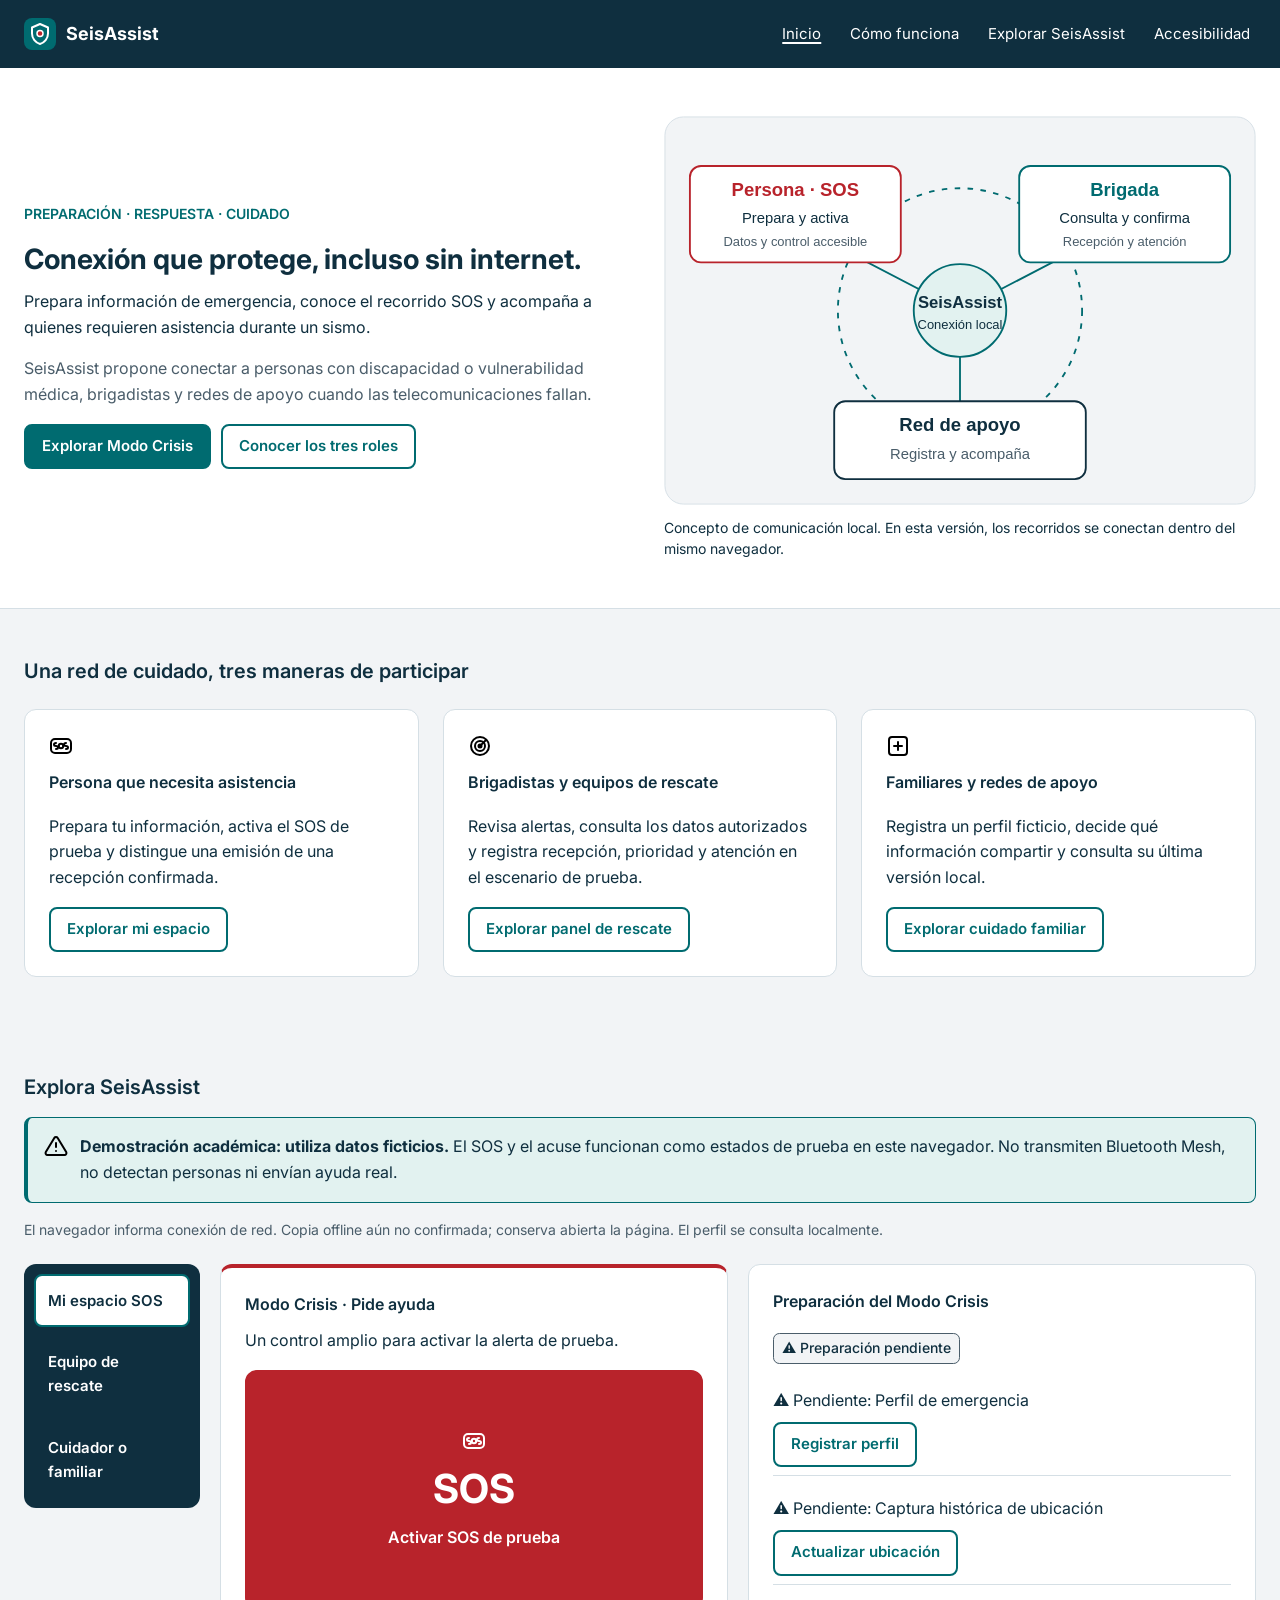
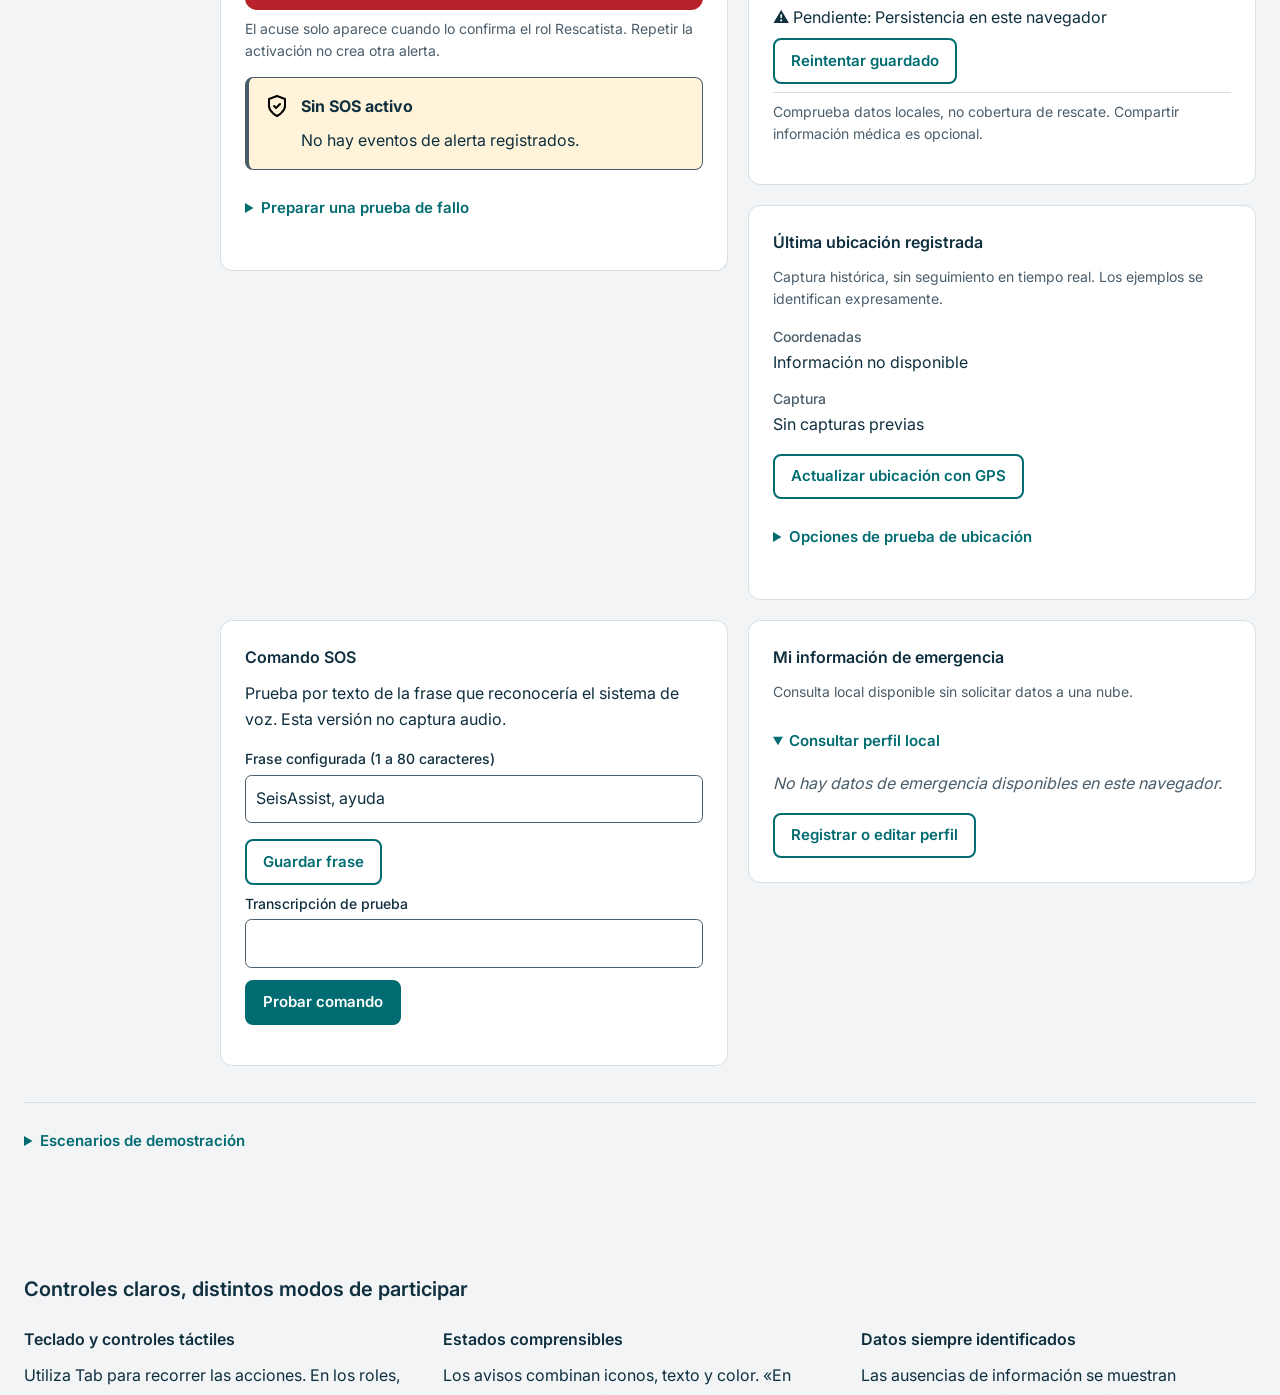
<file: index.html>
<!doctype html>
<html lang="es"><head><meta charset="utf-8"><meta name="viewport" content="width=device-width,initial-scale=1"><meta http-equiv="refresh" content="0;url=./pages/index.html"><title>SeisAssist</title><link rel="icon" href="./favicon.ico"></head><body><p><a href="./pages/index.html">Abrir SeisAssist</a></p></body></html>
</file>
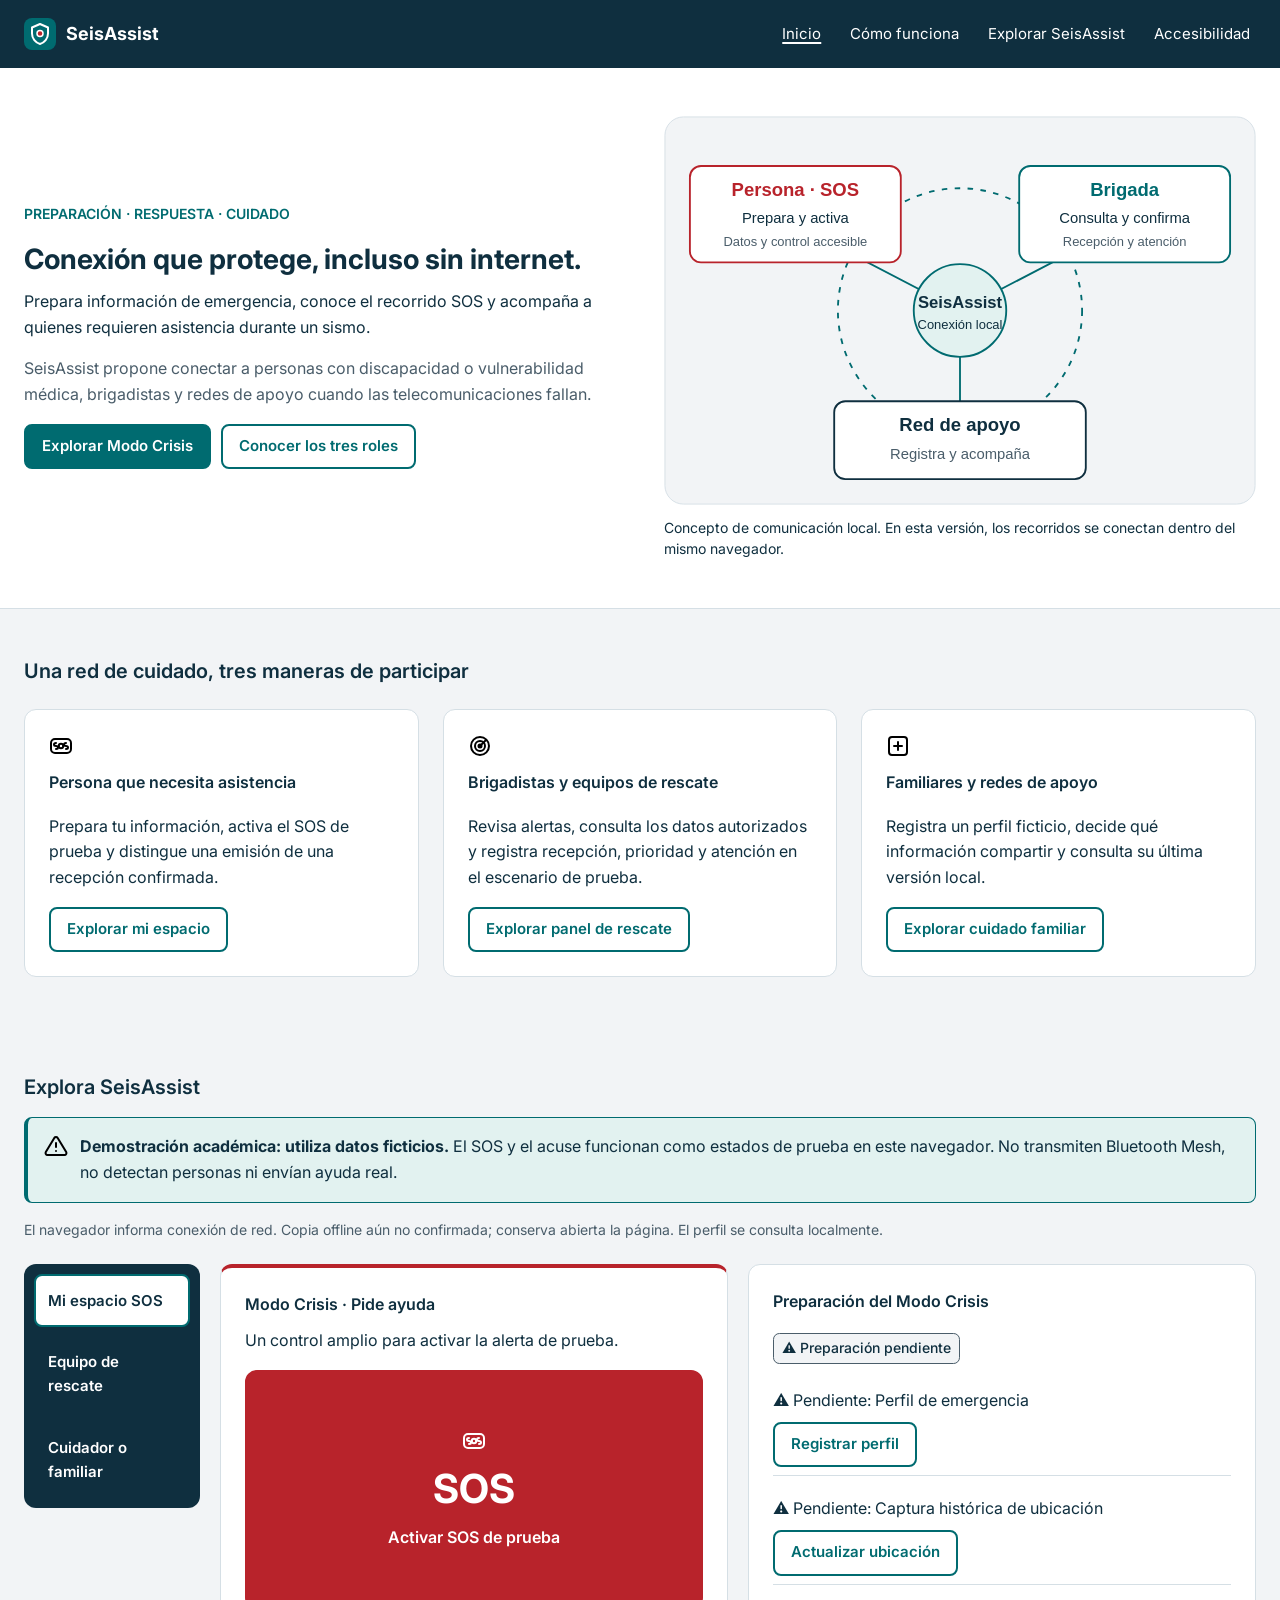
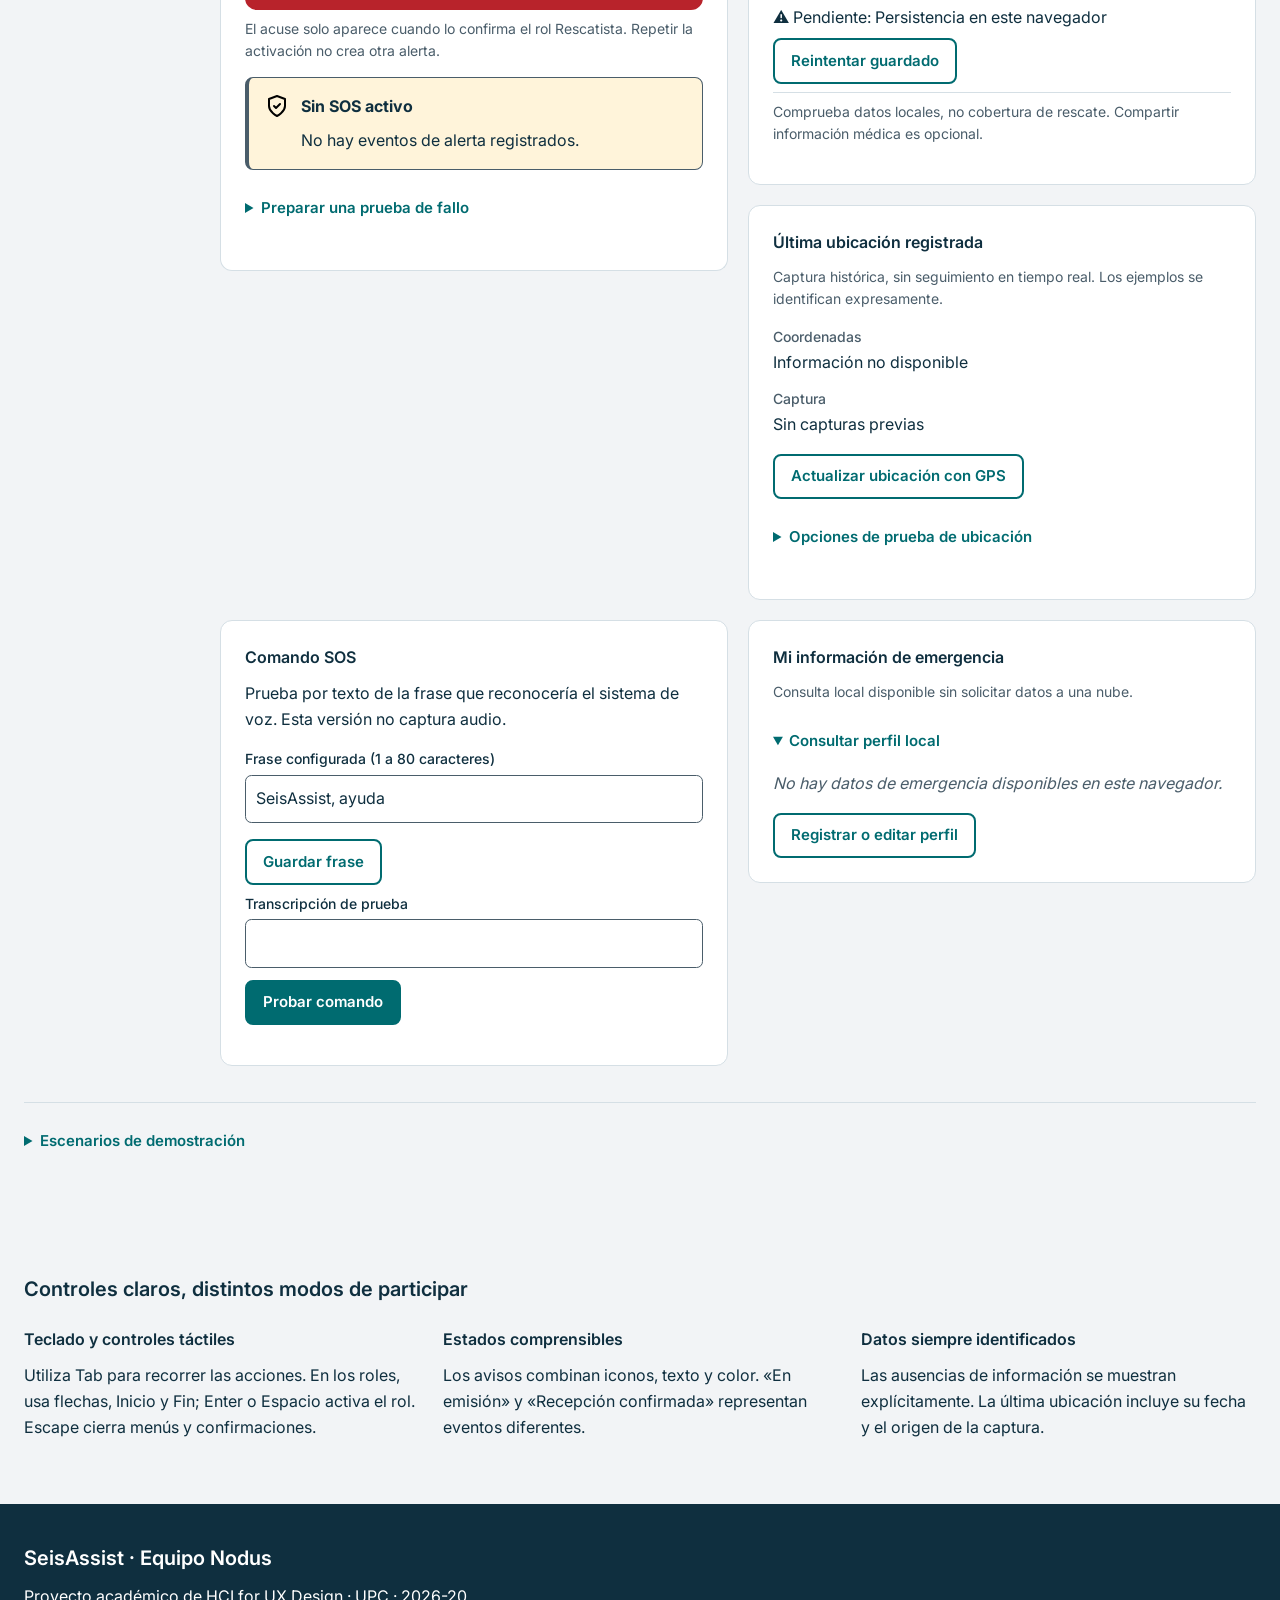
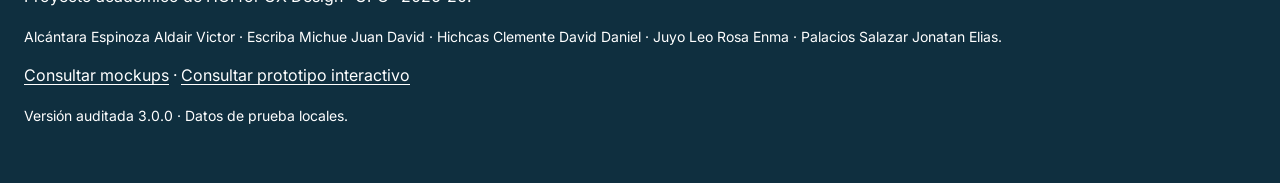
<file: pages/index.html>
<!doctype html>
<html lang="es">
<head>
  <meta charset="utf-8">
  <meta name="viewport" content="width=device-width, initial-scale=1">
  <meta name="description" content="SeisAssist: preparación inclusiva ante sismos. Explora los recorridos locales de una persona que necesita ayuda, una brigada y su red de apoyo.">
  <meta name="theme-color" content="#0F2F3F">
  <title>SeisAssist · Preparación, respuesta y cuidado</title>
  <link rel="icon" href="../favicon.ico">
  <link rel="stylesheet" href="../css/styles.css">
  <script src="../js/main.js" defer></script>
</head>
<body>
  <a class="skip-link" href="#contenido">Saltar al contenido</a>
  <div id="live" class="sr-only" role="status" aria-atomic="true"></div>
  <header class="site-header">
    <div class="container header-inner">
      <a class="brand" href="#inicio"><img src="../assets/icons/logo-seisassist.svg" width="32" height="32" alt=""><span>SeisAssist</span></a>
      <button id="menu-toggle" class="menu-toggle" type="button" aria-expanded="false" aria-controls="nav-menu">Abrir menú</button>
      <nav id="nav-menu" aria-label="Navegación principal">
        <a href="#inicio" aria-current="location">Inicio</a><a href="#ecosistema">Cómo funciona</a><a href="#plataforma">Explorar SeisAssist</a><a href="#accesibilidad">Accesibilidad</a>
      </nav>
    </div>
  </header>
  <main id="contenido" tabindex="-1">
    <section id="inicio" class="hero" aria-labelledby="hero-title">
      <div class="container hero-grid">
        <div>
          <p class="eyebrow">PREPARACIÓN · RESPUESTA · CUIDADO</p>
          <h1 id="hero-title">Conexión que protege, incluso sin internet.</h1>
          <p>Prepara información de emergencia, conoce el recorrido SOS y acompaña a quienes requieren asistencia durante un sismo.</p>
          <p class="muted">SeisAssist propone conectar a personas con discapacidad o vulnerabilidad médica, brigadistas y redes de apoyo cuando las telecomunicaciones fallan.</p>
          <div class="actions"><a href="#plataforma" class="button primary" data-role-jump="persona">Explorar Modo Crisis</a><a href="#ecosistema" class="button secondary">Conocer los tres roles</a></div>
        </div>
        <figure><img src="../assets/images/ecosistema-seisassist.svg" width="640" height="420" alt="Tres roles conectados: la persona activa el SOS, la brigada consulta y confirma, y el cuidador prepara el perfil."><figcaption>Concepto de comunicación local. En esta versión, los recorridos se conectan dentro del mismo navegador.</figcaption></figure>
      </div>
    </section>
    <section id="ecosistema" class="section" aria-labelledby="ecosistema-title">
      <div class="container">
        <h2 id="ecosistema-title">Una red de cuidado, tres maneras de participar</h2>
        <div class="three-grid">
          <article class="card"><img class="icon" src="../assets/icons/sos.svg" alt=""><h3>Persona que necesita asistencia</h3><p>Prepara tu información, activa el SOS de prueba y distingue una emisión de una recepción confirmada.</p><button type="button" class="button secondary" data-role-jump="persona">Explorar mi espacio</button></article>
          <article class="card"><img class="icon" src="../assets/icons/radar.svg" alt=""><h3>Brigadistas y equipos de rescate</h3><p>Revisa alertas, consulta los datos autorizados y registra recepción, prioridad y atención en el escenario de prueba.</p><button type="button" class="button secondary" data-role-jump="rescate">Explorar panel de rescate</button></article>
          <article class="card"><img class="icon" src="../assets/icons/medical.svg" alt=""><h3>Familiares y redes de apoyo</h3><p>Registra un perfil ficticio, decide qué información compartir y consulta su última versión local.</p><button type="button" class="button secondary" data-role-jump="cuidador">Explorar cuidado familiar</button></article>
        </div>
      </div>
    </section>
    <section id="plataforma" class="section" aria-labelledby="plataforma-title">
      <div class="container">
        <h2 id="plataforma-title">Explora SeisAssist</h2>
        <p class="notice"><img class="icon" src="../assets/icons/alert.svg" alt=""><span><strong>Demostración académica: utiliza datos ficticios.</strong> El SOS y el acuse funcionan como estados de prueba en este navegador. No transmiten Bluetooth Mesh, no detectan personas ni envían ayuda real.</span></p>
        <p id="connection-status" class="small" role="status">Preparando la copia local…</p>
        <p id="storage-warning" class="notice error" role="alert" hidden></p>
        <p id="tab-conflict" class="notice warning" role="alert" hidden>Otra pestaña cambió los datos. Recarga esta página antes de guardar. Conserva una copia de tus cambios pendientes.</p>
        <noscript><p class="notice warning">Activa JavaScript para utilizar los tres recorridos. La información de esta landing sigue disponible.</p></noscript>
        <div class="app-shell">
          <div class="role-tabs" role="tablist" aria-label="Seleccionar rol">
            <button id="tab-persona" role="tab" type="button" aria-selected="true" aria-controls="panel-persona" tabindex="0">Mi espacio SOS</button>
            <button id="tab-rescate" role="tab" type="button" aria-selected="false" aria-controls="panel-rescate" tabindex="-1">Equipo de rescate</button>
            <button id="tab-cuidador" role="tab" type="button" aria-selected="false" aria-controls="panel-cuidador" tabindex="-1">Cuidador o familiar</button>
          </div>
          <div class="panels">
            <div id="panel-persona" role="tabpanel" aria-labelledby="tab-persona" tabindex="0">
              <div class="two-grid">
                <article class="card crisis-card">
                  <h3>Modo Crisis · Pide ayuda</h3>
                  <p>Un control amplio para activar la alerta de prueba.</p>
                  <button id="sos-activate" type="button" class="sos-button" aria-describedby="sos-help"><img class="icon" src="../assets/icons/sos.svg" alt=""><strong>SOS</strong><span id="sos-button-label">Activar SOS de prueba</span></button>
                  <p id="sos-help" class="small">El acuse solo aparece cuando lo confirma el rol Rescatista. Repetir la activación no crea otra alerta.</p>
                  <div id="sos-status" class="notice" role="status" aria-atomic="true"></div>
                  <button id="sos-retry" type="button" class="button primary" hidden>Reintentar emisión</button>
                  <details><summary>Preparar una prueba de fallo</summary><label for="fail-emission" class="check"><input id="fail-emission" type="checkbox">Provocar un fallo local en el siguiente intento</label><p class="small">El reintento utiliza el mismo paquete de datos. La retirada de consentimiento siempre elimina los datos médicos.</p></details>
                </article>
                <div class="stack">
                  <article class="card"><h3>Preparación del Modo Crisis</h3><p id="readiness" class="chip"></p><ul id="diagnostic" class="clean-list"></ul><p class="small">Comprueba datos locales, no cobertura de rescate. Compartir información médica es opcional.</p></article>
                  <article class="card"><h3>Última ubicación registrada</h3><p class="small">Captura histórica, sin seguimiento en tiempo real. Los ejemplos se identifican expresamente.</p><dl id="location-data"></dl><button id="update-location" type="button" class="button secondary">Actualizar ubicación con GPS</button><p id="location-feedback" role="status"></p><details><summary>Opciones de prueba de ubicación</summary><label for="fail-location" class="check"><input id="fail-location" type="checkbox">Simular fallo sin solicitar GPS</label><button id="example-location" type="button" class="button secondary">Usar coordenadas de ejemplo</button></details></article>
                </div>
              </div>
              <div class="two-grid">
                <article class="card"><h3>Comando SOS</h3><p>Prueba por texto de la frase que reconocería el sistema de voz. Esta versión no captura audio.</p><form id="voice-form" novalidate><label for="voice-phrase">Frase configurada (1 a 80 caracteres)</label><input id="voice-phrase" maxlength="80" required aria-describedby="voice-feedback"><button class="button secondary" type="submit">Guardar frase</button></form><label for="voice-test">Transcripción de prueba</label><input id="voice-test" maxlength="80" aria-describedby="voice-feedback"><button id="test-voice" class="button primary" type="button">Probar comando</button><p id="voice-feedback" role="status"></p></article>
                <article class="card"><h3>Mi información de emergencia</h3><p class="small">Consulta local disponible sin solicitar datos a una nube.</p><details open><summary>Consultar perfil local</summary><div id="persona-profile"></div></details><button class="button secondary" type="button" data-role-jump="cuidador">Registrar o editar perfil</button></article>
              </div>
            </div>
            <div id="panel-rescate" role="tabpanel" aria-labelledby="tab-rescate" tabindex="0" hidden>
              <article class="card"><h3>Panel táctico de demostración</h3><p>Responsable de prueba: <strong>Brigadista Demo · B-12</strong>. Cambiar de rol no autentica a una persona.</p><div id="filters" class="actions" role="group" aria-label="Filtrar por estado de atención"><button class="button secondary" type="button" data-filter="all" aria-pressed="true">Todas <span id="count-all">0</span></button><button class="button secondary" type="button" data-filter="pending" aria-pressed="false">Pendientes <span id="count-pending">0</span></button><button class="button secondary" type="button" data-filter="care" aria-pressed="false">En atención <span id="count-care">0</span></button><button class="button secondary" type="button" data-filter="done" aria-pressed="false">Atendidas <span id="count-done">0</span></button></div><p id="filter-result" role="status"></p></article>
              <div class="two-grid tactical-grid">
                <div class="stack">
                  <article class="card"><h3>Mapa y radar de prueba</h3><div class="actions" role="group" aria-label="Tipo de visualización"><button id="view-map" class="button secondary" type="button" aria-pressed="true" aria-controls="map-view">Mapa de coordenadas</button><button id="view-radar" class="button secondary" type="button" aria-pressed="false" aria-controls="radar-view">Radar de ejemplo</button></div><p class="small">Selecciona un marcador o utiliza el listado equivalente. P = pendiente; E = en atención; A = atendida.</p><div id="map-view"><p id="map-bounds" class="small"></p><div id="map-canvas" class="map-canvas" role="group" aria-label="Mapa esquemático por coordenadas"><span class="north" aria-hidden="true">N</span><div id="map-markers"></div></div><p id="map-message"></p></div><div id="radar-view" hidden><p class="small">Distribución ilustrativa: no mide distancia, dirección ni intensidad Bluetooth.</p><div class="radar-canvas" role="group" aria-label="Radar ilustrativo"><div id="radar-markers"></div></div><p id="radar-message"></p></div></article>
                  <article class="card"><h3>Alertas recibidas en la demostración</h3><ul id="alert-list" class="clean-list"></ul></article>
                </div>
                <article id="alert-detail" class="card" tabindex="-1" aria-label="Detalle de alerta"></article>
              </div>
            </div>
            <div id="panel-cuidador" role="tabpanel" aria-labelledby="tab-cuidador" tabindex="0" hidden>
              <div class="two-grid">
                <article class="card">
                  <h3>Perfil preventivo del familiar</h3><p id="form-state" class="chip">Sin perfil guardado</p><p class="small">Usa datos ficticios. Los campos marcados «obligatorio» requieren una respuesta. «Desconocido» no equivale a «ninguno».</p>
                  <form id="profile-form" novalidate>
                    <label for="name">Nombre del familiar (obligatorio)</label><input id="name" name="name" maxlength="80" required autocomplete="off" aria-describedby="err-name"><p id="err-name" class="field-error"></p>
                    <div class="form-grid"><div><label for="age">Edad en años (obligatorio)</label><input id="age" name="age" type="number" min="0" max="120" step="1" required inputmode="numeric" aria-describedby="err-age"><p id="err-age" class="field-error"></p></div><div><label for="blood">Tipo de sangre (obligatorio)</label><select id="blood" name="blood" required aria-describedby="err-blood"><option value="">Selecciona</option><option>Desconocido</option><option>O+</option><option>O-</option><option>A+</option><option>A-</option><option>B+</option><option>B-</option><option>AB+</option><option>AB-</option></select><p id="err-blood" class="field-error"></p></div></div>
                    <label for="medications">Medicación declarada (opcional)</label><input id="medications" name="medications" maxlength="200" autocomplete="off"><p class="small">Vacío se muestra como «Información no disponible».</p>
                    <fieldset class="critical-field"><legend>Alergias · dato crítico (obligatorio)</legend><label for="allergies">Alergias conocidas</label><input id="allergies" name="allergies" maxlength="200" aria-describedby="err-allergies"><label class="check" for="no-allergies"><input id="no-allergies" type="checkbox">Sin alergias conocidas</label><p id="err-allergies" class="field-error"></p></fieldset>
                    <fieldset id="conditions-field" aria-describedby="err-conditions"><legend>Condiciones y movilidad (obligatorio)</legend><p class="small">Puedes combinar varias condiciones o declarar que ninguna es conocida.</p><div class="check-grid">
                      <label class="check" for="condition-motor"><input id="condition-motor" name="conditions" type="checkbox" value="Movilidad reducida">Movilidad reducida</label>
                      <label class="check" for="condition-hearing"><input id="condition-hearing" name="conditions" type="checkbox" value="Discapacidad auditiva">Discapacidad auditiva</label>
                      <label class="check" for="condition-visual"><input id="condition-visual" name="conditions" type="checkbox" value="Discapacidad visual">Discapacidad visual</label>
                      <label class="check" for="condition-sensory"><input id="condition-sensory" name="conditions" type="checkbox" value="Sensibilidad sensorial">Sensibilidad sensorial</label>
                      <label class="check" for="condition-cognitive"><input id="condition-cognitive" name="conditions" type="checkbox" value="Discapacidad cognitiva">Discapacidad cognitiva</label>
                      <label class="check" for="condition-chronic"><input id="condition-chronic" name="conditions" type="checkbox" value="Condición crónica">Condición crónica</label>
                    </div><label for="other-condition">Otra condición (opcional)</label><input id="other-condition" maxlength="100"><label class="check" for="no-conditions"><input id="no-conditions" type="checkbox">Sin condiciones conocidas</label><p id="err-conditions" class="field-error"></p></fieldset>
                    <label for="equipment">Equipo de asistencia declarado (opcional)</label><input id="equipment" maxlength="120" placeholder="Ejemplo ficticio: silla de ruedas"><p class="small">Se resalta lo declarado. El sistema no deduce necesidades clínicas.</p>
                    <fieldset><legend>Indicaciones antes del contacto</legend><label for="instructions">Instrucciones especiales (máximo 200 caracteres)</label><textarea id="instructions" rows="3" aria-describedby="instruction-count err-instructions"></textarea><p id="instruction-count" class="small">0 de 200 caracteres</p><label class="check" for="no-instructions"><input id="no-instructions" type="checkbox">No aplica</label><p id="err-instructions" class="field-error"></p></fieldset>
                    <fieldset><legend>Autorización de información</legend><label class="check" for="consent"><input id="consent" type="checkbox" aria-describedby="consent-help">Autorizo mostrar este perfil ficticio al rol Rescatista</label><p id="consent-help" class="small">Es obligatorio autorizar para compartir datos médicos. Puedes guardar sin autorizar: el SOS mostrará solo identificador y ubicación disponible. Desmarca y guarda para retirar la autorización, o utiliza «Revocar autorización ahora».</p><button id="revoke-consent" class="button secondary" type="button">Revocar autorización ahora</button></fieldset>
                    <div class="actions"><button type="submit" class="button primary">Guardar perfil</button><button id="discard-edit" type="button" class="button secondary">Descartar cambios</button><button id="new-profile" type="button" class="button secondary">Nuevo perfil</button></div><p id="form-feedback" role="status"></p>
                  </form>
                </article>
                <div class="stack"><article class="card"><h3>Estado SOS del familiar</h3><div id="family-status" class="notice" role="status" aria-atomic="true"></div><p class="small">Último evento local de prueba; no es seguimiento remoto.</p><button type="button" class="button secondary" data-role-jump="persona">Consultar Modo Crisis</button></article><article class="card"><h3>Perfil disponible localmente</h3><p class="small">Sin consultas a una nube de perfiles.</p><div id="family-profile"></div></article></div>
              </div>
            </div>
          </div>
        </div>
        <details class="test-options"><summary>Escenarios de demostración</summary><p>Estas acciones requieren confirmación. Reinician los estados y reemplazan los datos ficticios de esta demostración.</p><div class="actions"><button id="load-examples" type="button" class="button secondary">Cargar casos ficticios</button><button id="clear-demo" type="button" class="button secondary">Empezar sin datos</button></div><p class="small">La configuración vacía permite probar «sin perfil», «sin ubicación» y «buscando señales».</p></details>
      </div>
    </section>
    <section id="accesibilidad" class="section" aria-labelledby="access-title"><div class="container"><h2 id="access-title">Controles claros, distintos modos de participar</h2><div class="three-grid"><article><h3>Teclado y controles táctiles</h3><p>Utiliza Tab para recorrer las acciones. En los roles, usa flechas, Inicio y Fin; Enter o Espacio activa el rol. Escape cierra menús y confirmaciones.</p></article><article><h3>Estados comprensibles</h3><p>Los avisos combinan iconos, texto y color. «En emisión» y «Recepción confirmada» representan eventos diferentes.</p></article><article><h3>Datos siempre identificados</h3><p>Las ausencias de información se muestran explícitamente. La última ubicación incluye su fecha y el origen de la captura.</p></article></div></div></section>
  </main>
  <footer class="site-footer"><div class="container"><h2>SeisAssist · Equipo Nodus</h2><p>Proyecto académico de HCI for UX Design · UPC · 2026-20.</p><p class="small">Alcántara Espinoza Aldair Victor · Escriba Michue Juan David · Hichcas Clemente David Daniel · Juyo Leo Rosa Enma · Palacios Salazar Jonatan Elias.</p><p><a href="https://www.figma.com/design/UdaPhMkilyz6mWH6QxqBQX/Sin-t%C3%ADtulo?node-id=0-1">Consultar mockups</a> · <a href="https://www.figma.com/make/MZYoSaIhB1m2wr6RlHFd9a/Prototipo-interactivo-SeisAssist?fullscreen=1">Consultar prototipo interactivo</a></p><p class="small">Versión auditada <span id="build-id">3.0.0</span> · Datos de prueba locales.</p></div></footer>
  <dialog id="confirm-dialog" aria-labelledby="dialog-title" aria-describedby="dialog-description"><form method="dialog"><h2 id="dialog-title">Confirmar acción</h2><p id="dialog-description"></p><div class="actions"><button id="dialog-cancel" value="cancel" class="button secondary" autofocus>Cancelar</button><button id="dialog-confirm" value="confirm" class="button primary">Confirmar</button></div></form></dialog>
</body>
</html>
</file>
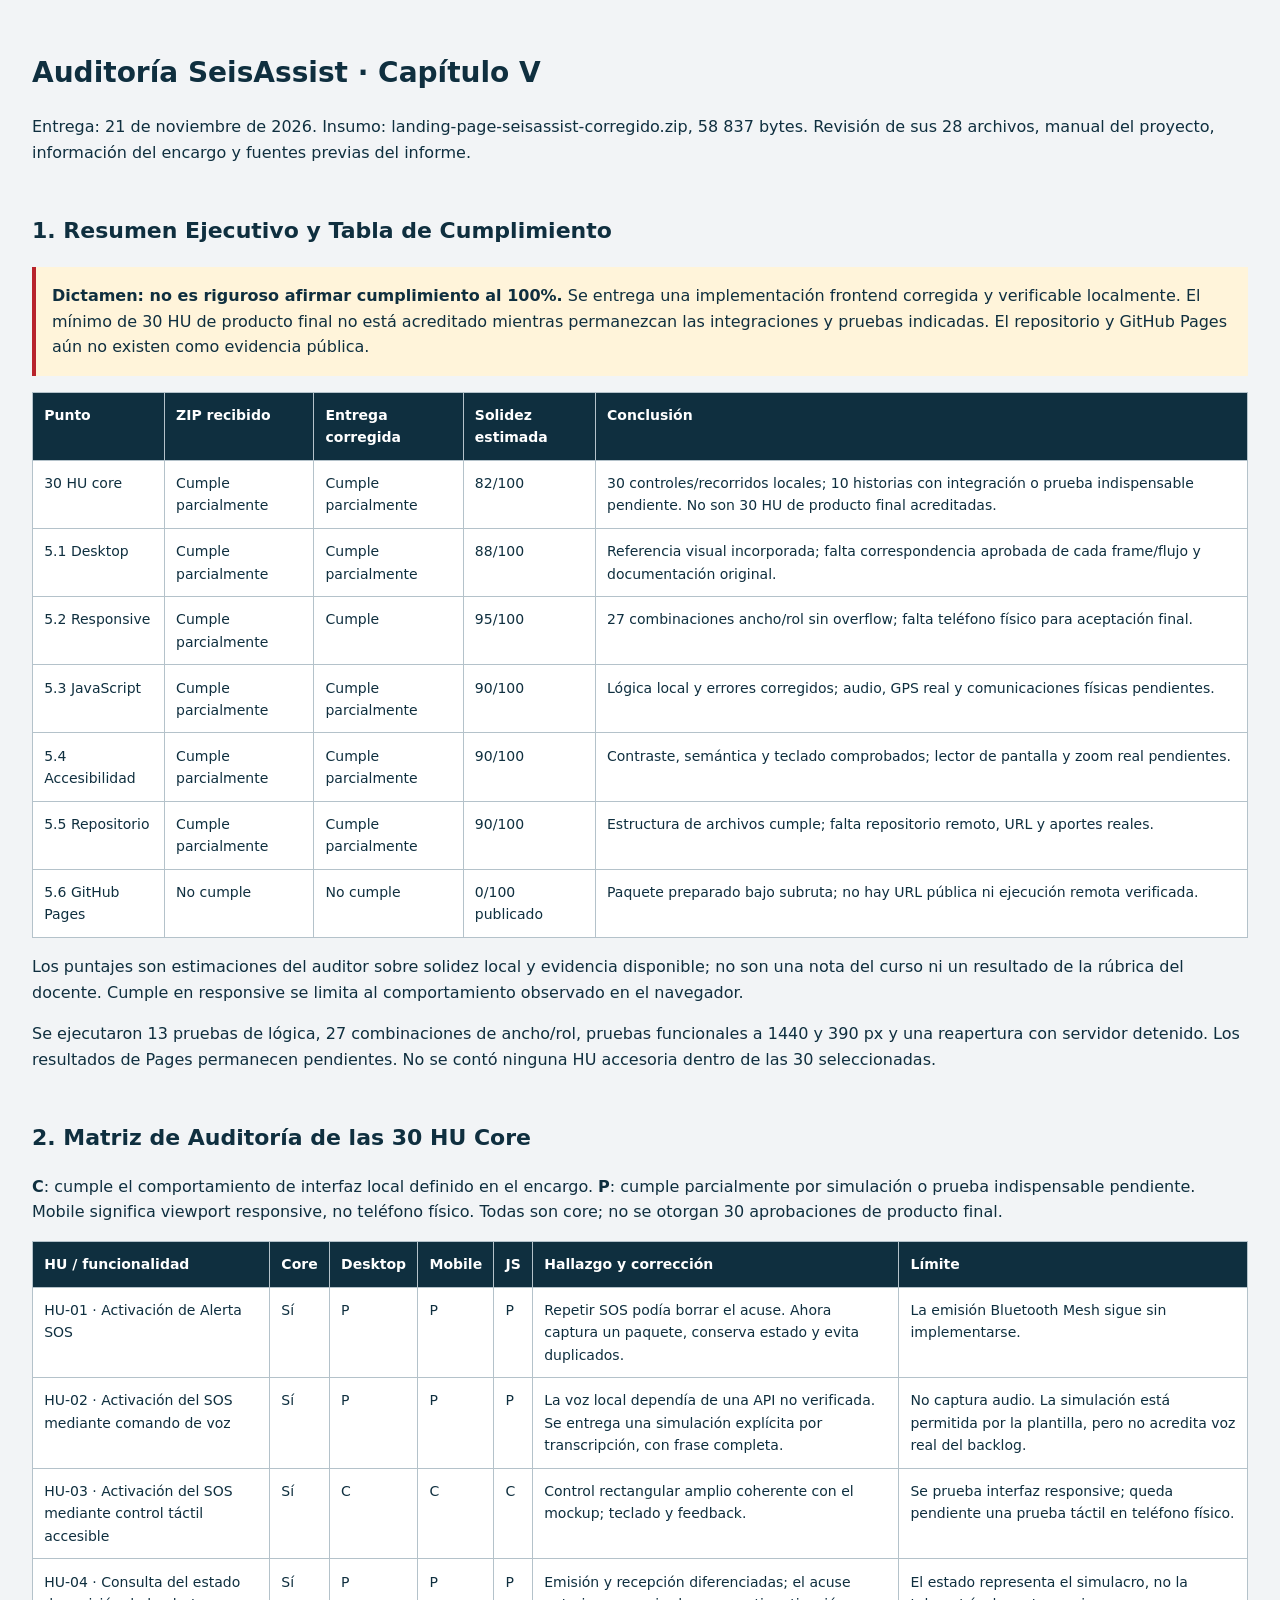
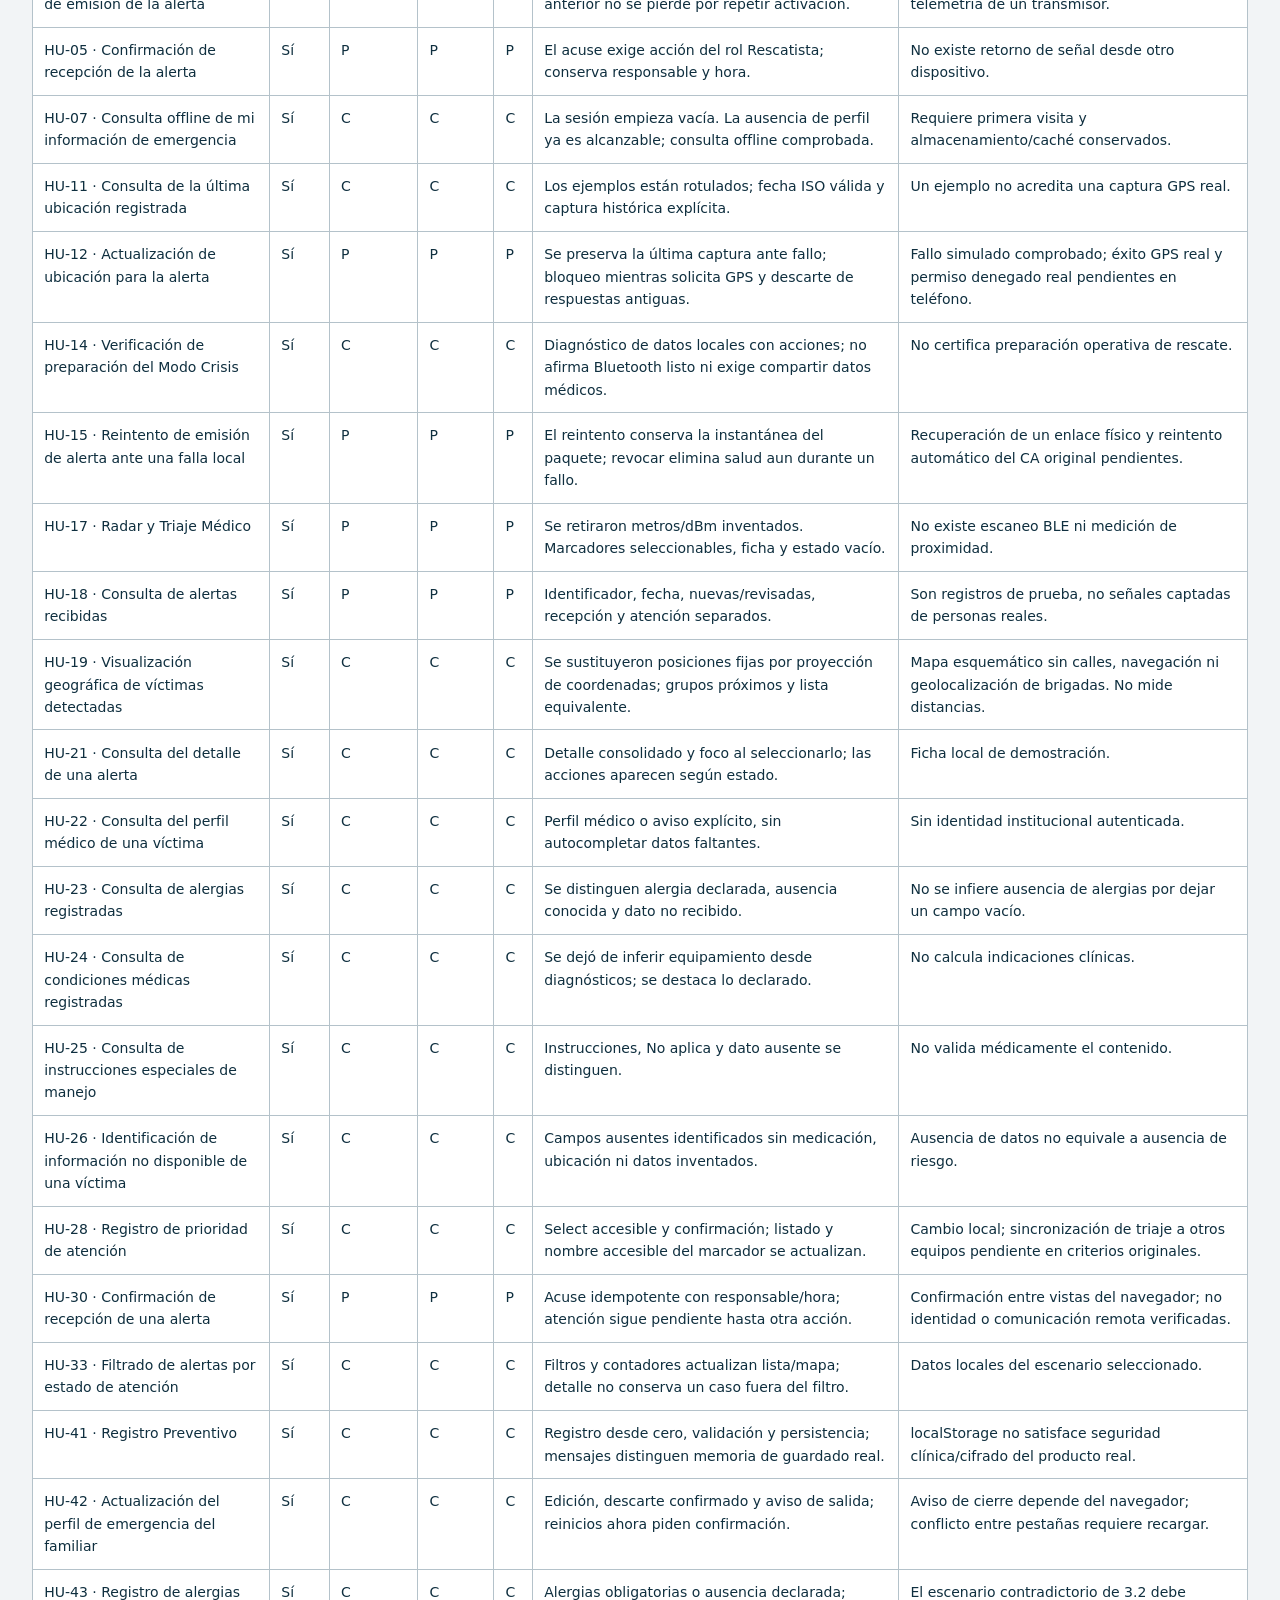
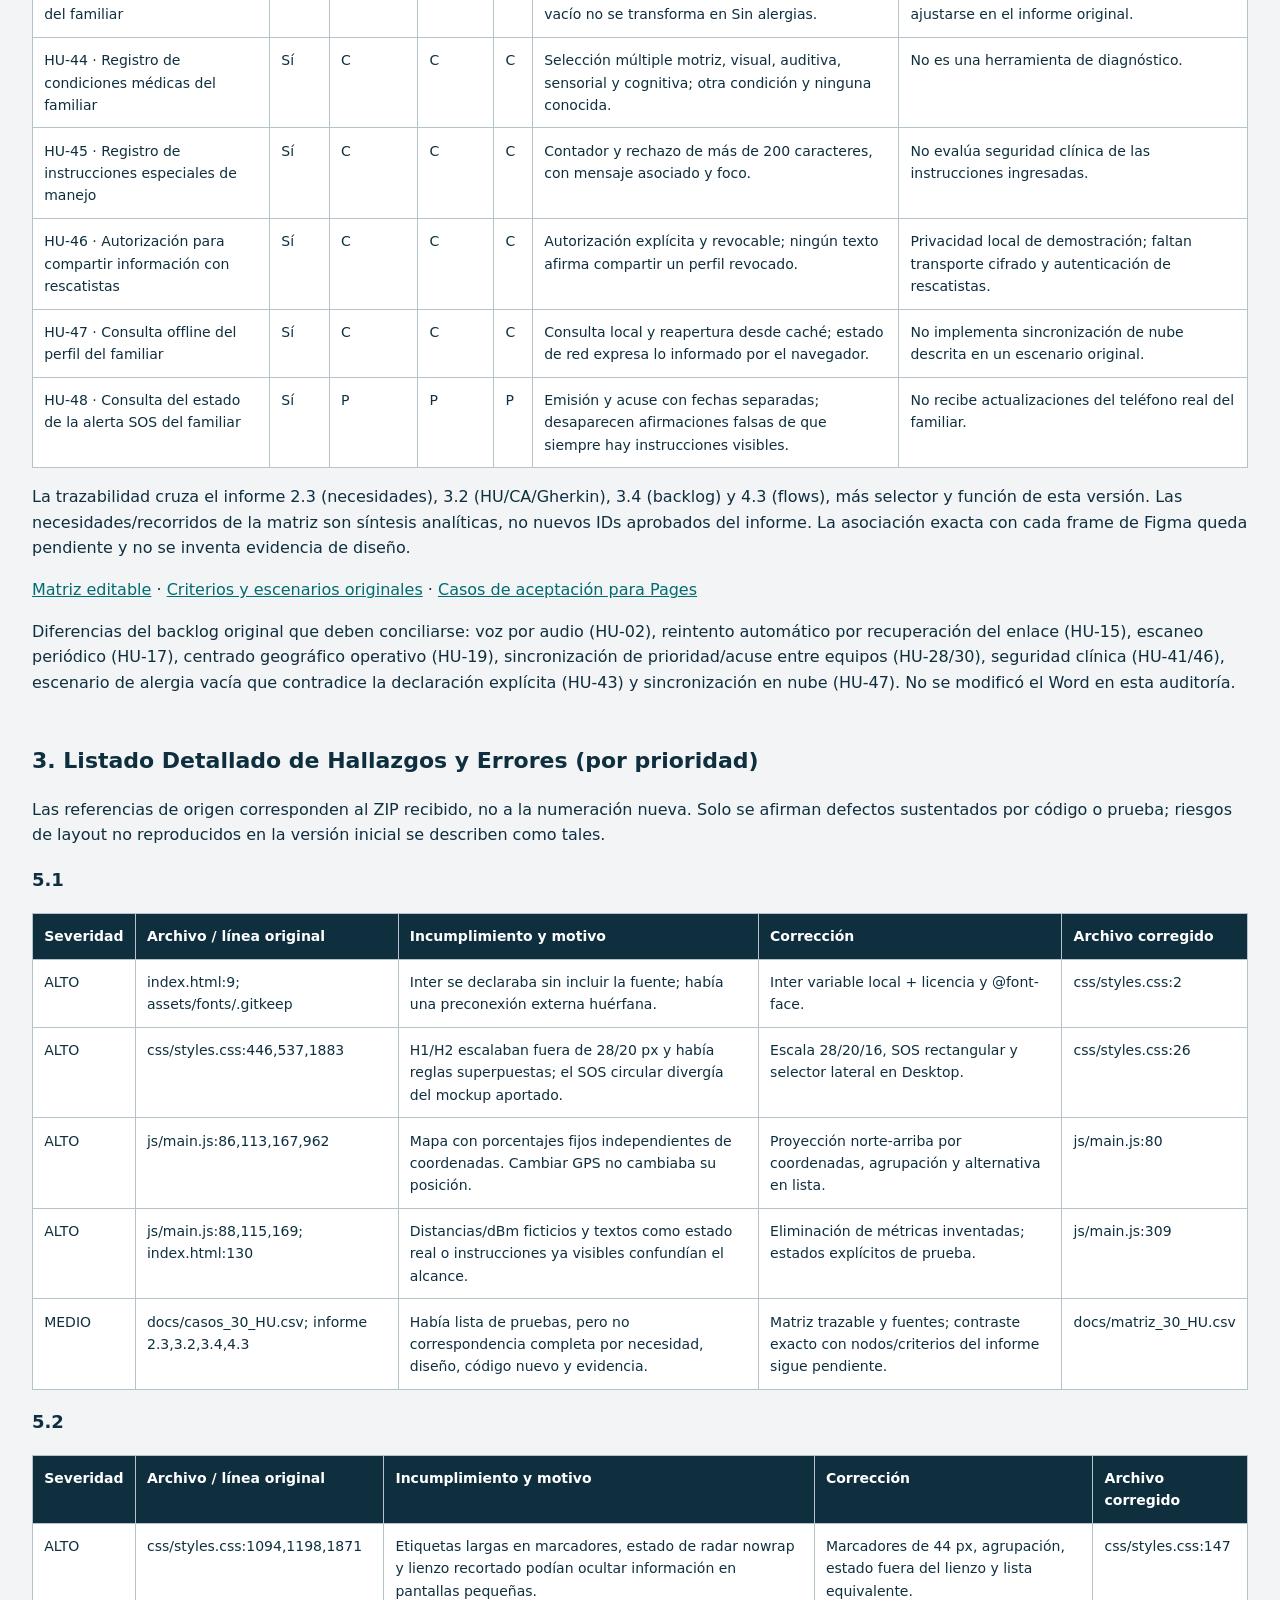
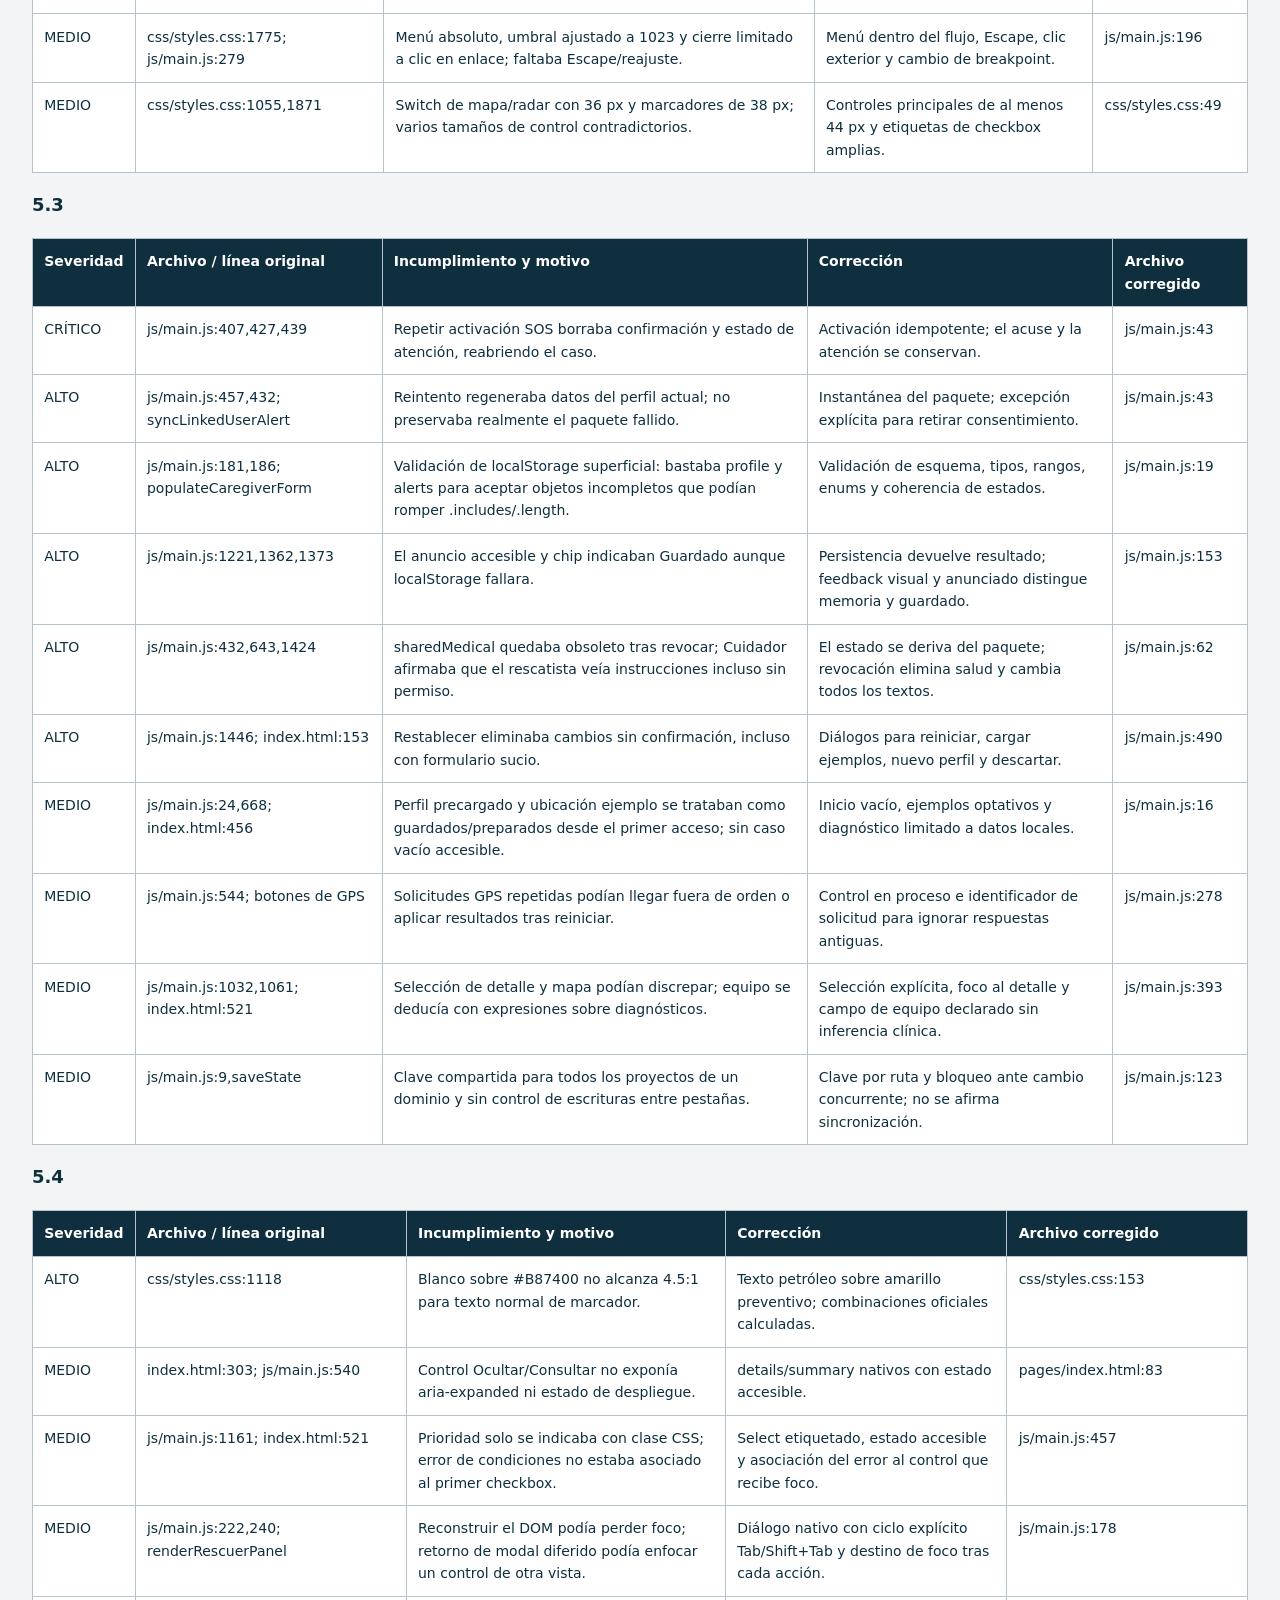
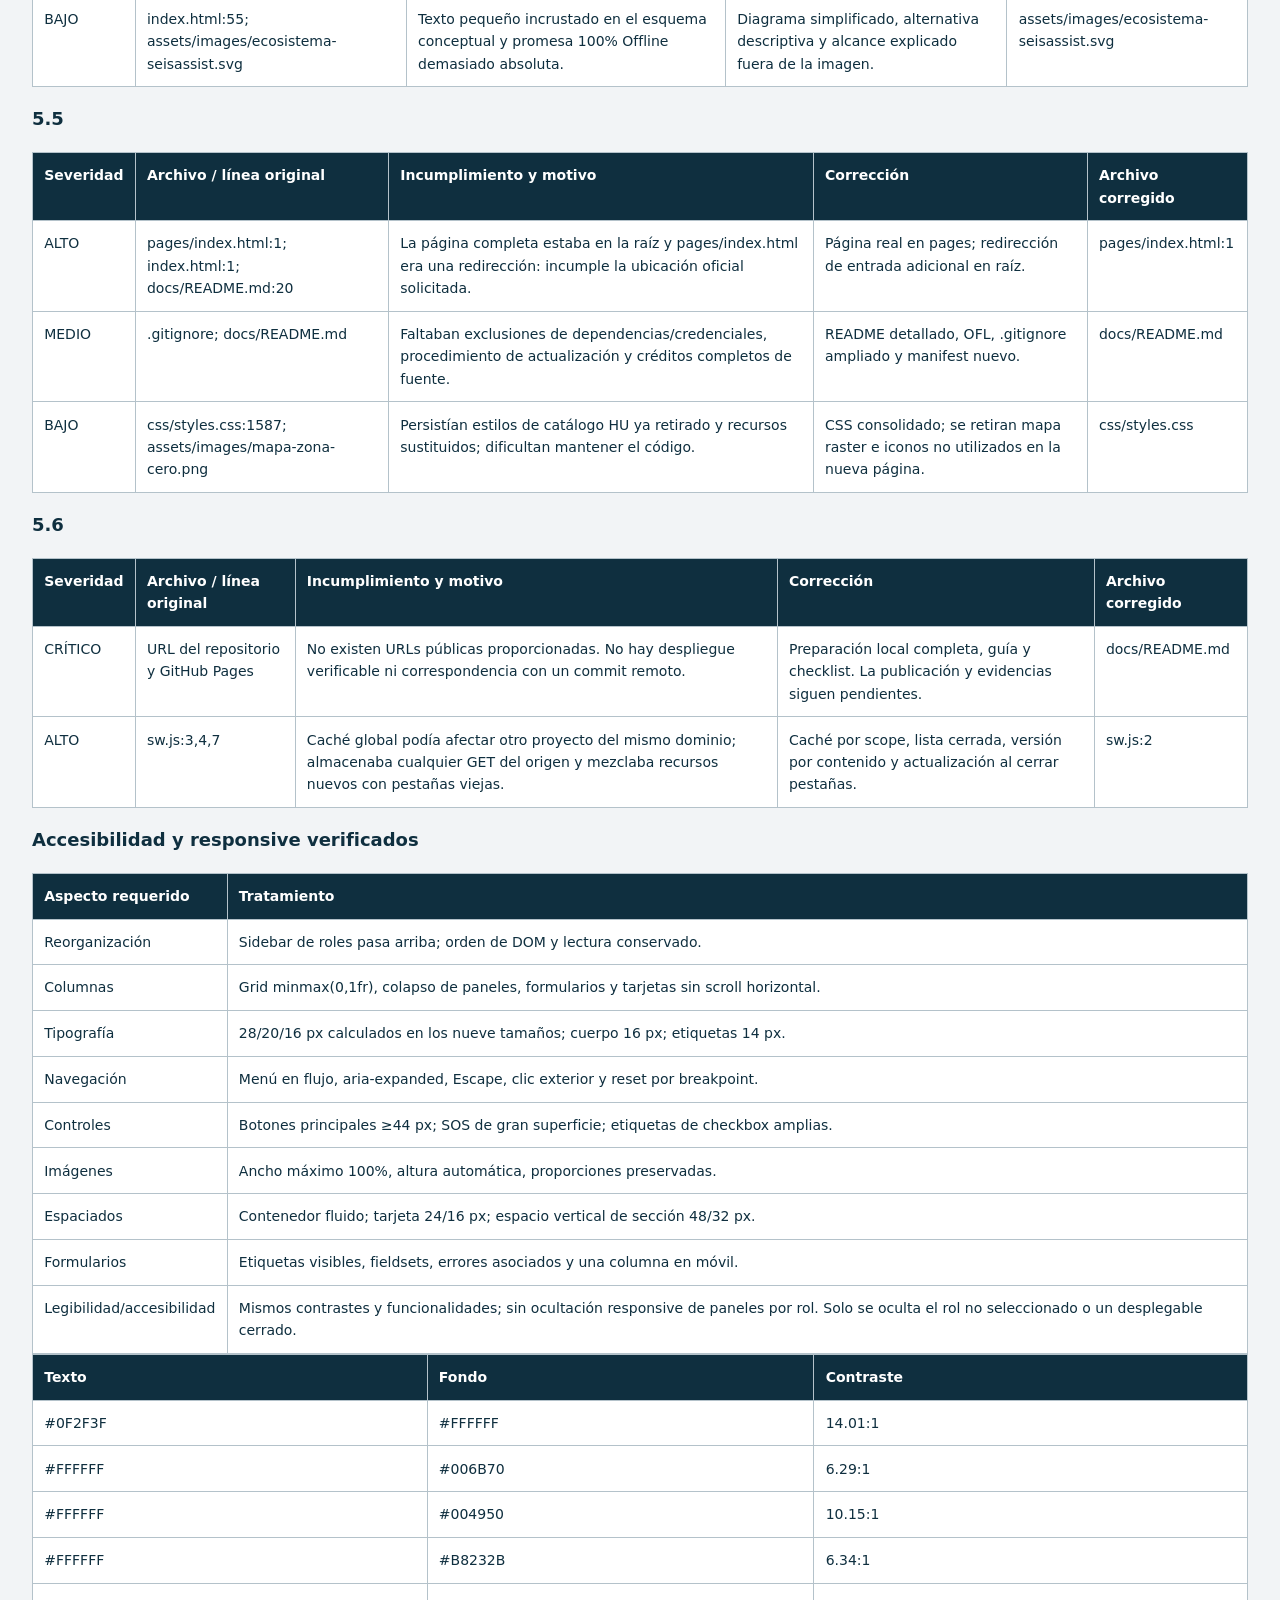
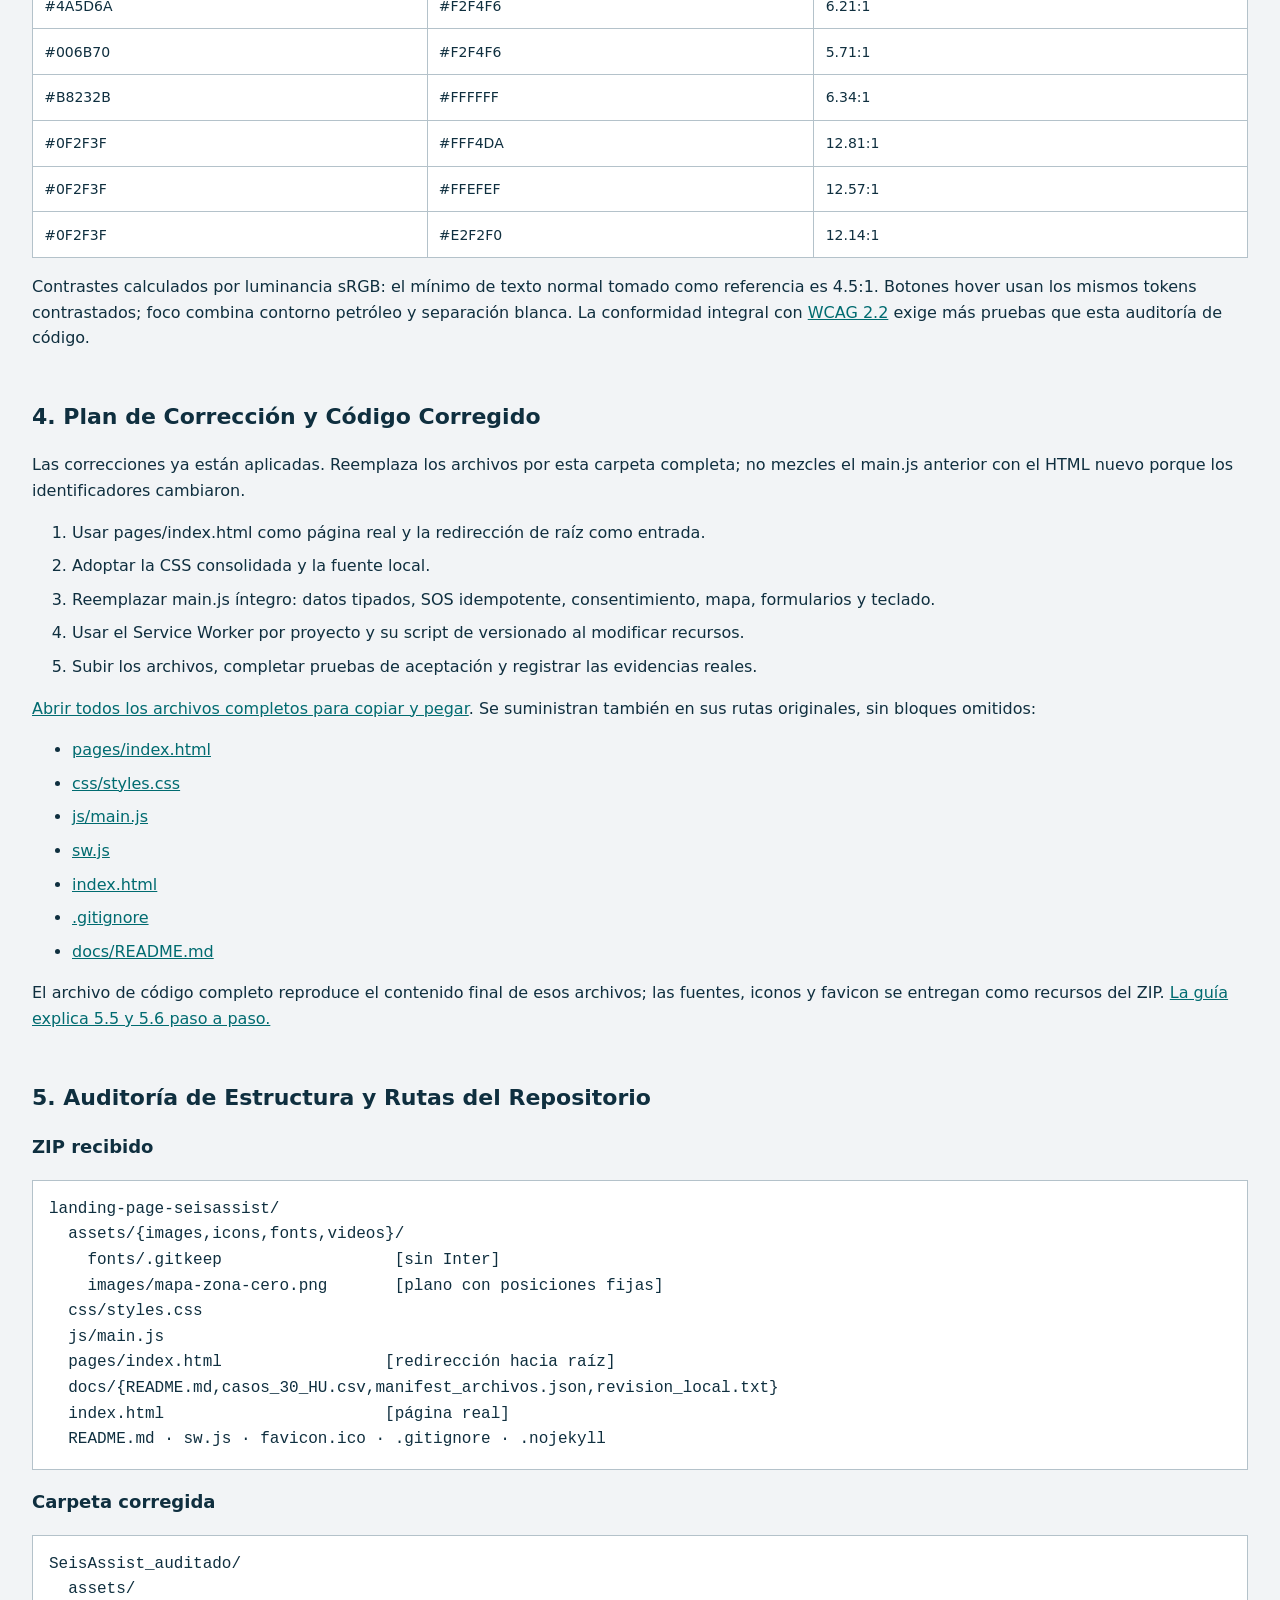
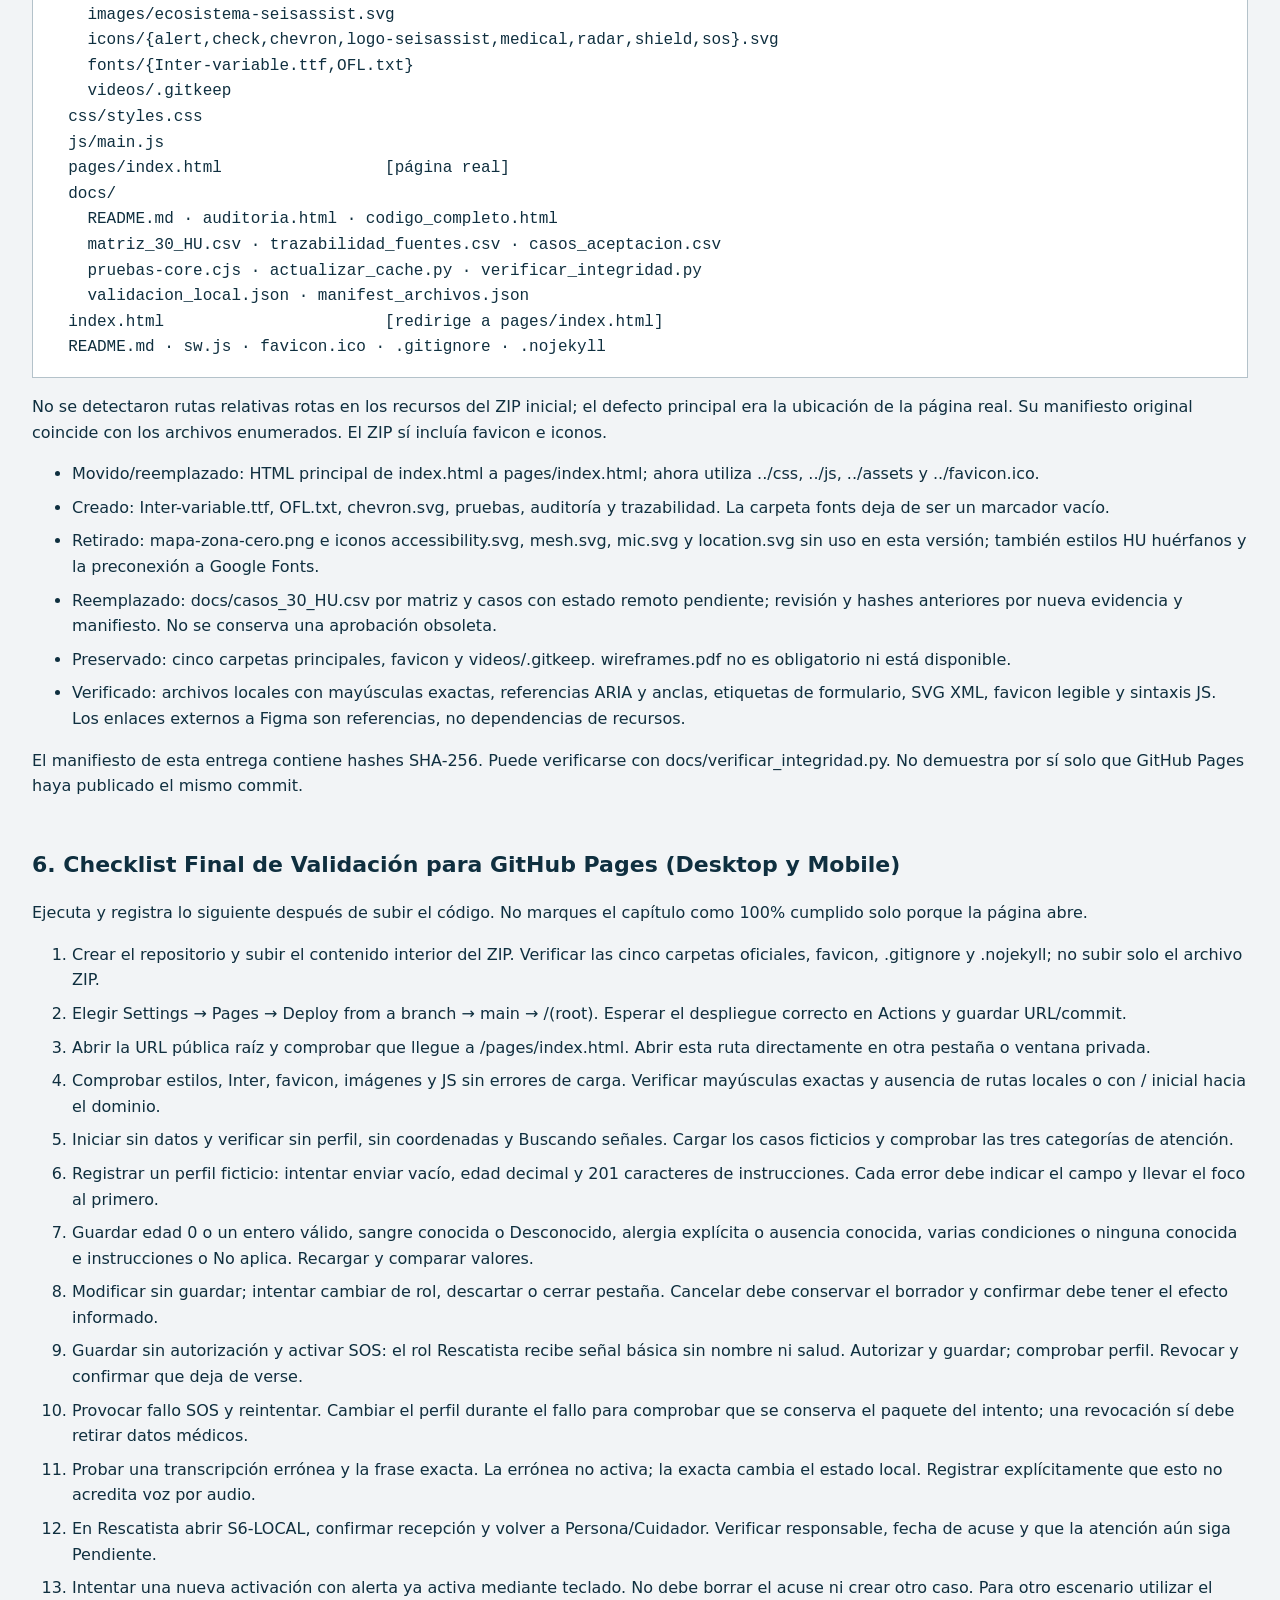
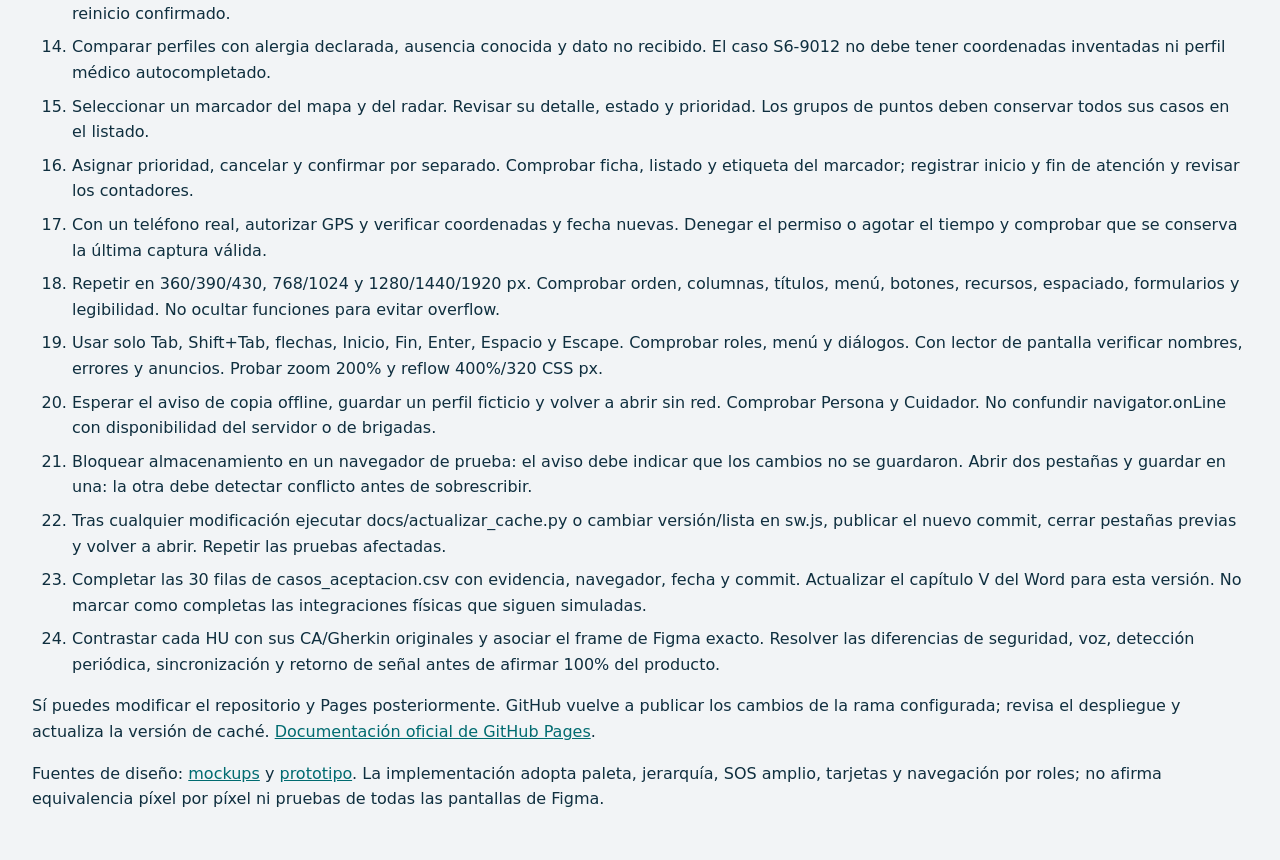
<file: docs/auditoria.html>
<!doctype html><html lang="es"><head><meta charset="utf-8"><meta name="viewport" content="width=device-width,initial-scale=1"><link rel="icon" href="../favicon.ico"><title>Auditoría SeisAssist · Capítulo V</title><style>body{font:16px/1.6 system-ui,Arial,sans-serif;margin:0;color:#0F2F3F;background:#F2F4F6}main{max-width:1250px;margin:auto;padding:2rem}h1{font-size:28px}h2{font-size:22px;margin-top:3rem}h3{font-size:18px}a{color:#006B70}table{border-collapse:collapse;background:white;width:100%;font-size:14px}th,td{border:1px solid #b4c2ca;padding:.7rem;text-align:left;vertical-align:top}th{background:#0F2F3F;color:white}.table-wrap{overflow:auto}pre{white-space:pre-wrap;background:#fff;padding:1rem;border:1px solid #b4c2ca}.notice{padding:1rem;background:#FFF4DA;border-left:4px solid #B8232B}li{margin:.5rem 0}code{overflow-wrap:anywhere}@media print{main{padding:0}table{font-size:10px}h2{break-before:page}tr{break-inside:avoid}.table-wrap{overflow:visible}}</style></head><body><main><h1>Auditoría SeisAssist · Capítulo V</h1><p>Entrega: 21 de noviembre de 2026. Insumo: landing-page-seisassist-corregido.zip, 58 837 bytes. Revisión de sus 28 archivos, manual del proyecto, información del encargo y fuentes previas del informe.</p><h2>1. Resumen Ejecutivo y Tabla de Cumplimiento</h2><p class="notice"><strong>Dictamen: no es riguroso afirmar cumplimiento al 100%.</strong> Se entrega una implementación frontend corregida y verificable localmente. El mínimo de 30 HU de producto final no está acreditado mientras permanezcan las integraciones y pruebas indicadas. El repositorio y GitHub Pages aún no existen como evidencia pública.</p><div class="table-wrap"><table><thead><tr><th>Punto</th><th>ZIP recibido</th><th>Entrega corregida</th><th>Solidez estimada</th><th>Conclusión</th></tr></thead><tbody><tr><td>30 HU core</td><td>Cumple parcialmente</td><td>Cumple parcialmente</td><td>82/100</td><td>30 controles/recorridos locales; 10 historias con integración o prueba indispensable pendiente. No son 30 HU de producto final acreditadas.</td></tr><tr><td>5.1 Desktop</td><td>Cumple parcialmente</td><td>Cumple parcialmente</td><td>88/100</td><td>Referencia visual incorporada; falta correspondencia aprobada de cada frame/flujo y documentación original.</td></tr><tr><td>5.2 Responsive</td><td>Cumple parcialmente</td><td>Cumple</td><td>95/100</td><td>27 combinaciones ancho/rol sin overflow; falta teléfono físico para aceptación final.</td></tr><tr><td>5.3 JavaScript</td><td>Cumple parcialmente</td><td>Cumple parcialmente</td><td>90/100</td><td>Lógica local y errores corregidos; audio, GPS real y comunicaciones físicas pendientes.</td></tr><tr><td>5.4 Accesibilidad</td><td>Cumple parcialmente</td><td>Cumple parcialmente</td><td>90/100</td><td>Contraste, semántica y teclado comprobados; lector de pantalla y zoom real pendientes.</td></tr><tr><td>5.5 Repositorio</td><td>Cumple parcialmente</td><td>Cumple parcialmente</td><td>90/100</td><td>Estructura de archivos cumple; falta repositorio remoto, URL y aportes reales.</td></tr><tr><td>5.6 GitHub Pages</td><td>No cumple</td><td>No cumple</td><td>0/100 publicado</td><td>Paquete preparado bajo subruta; no hay URL pública ni ejecución remota verificada.</td></tr></tbody></table></div><p>Los puntajes son estimaciones del auditor sobre solidez local y evidencia disponible; no son una nota del curso ni un resultado de la rúbrica del docente. Cumple en responsive se limita al comportamiento observado en el navegador.</p><p>Se ejecutaron 13 pruebas de lógica, 27 combinaciones de ancho/rol, pruebas funcionales a 1440 y 390 px y una reapertura con servidor detenido. Los resultados de Pages permanecen pendientes. No se contó ninguna HU accesoria dentro de las 30 seleccionadas.</p><h2>2. Matriz de Auditoría de las 30 HU Core</h2><p><strong>C</strong>: cumple el comportamiento de interfaz local definido en el encargo. <strong>P</strong>: cumple parcialmente por simulación o prueba indispensable pendiente. Mobile significa viewport responsive, no teléfono físico. Todas son core; no se otorgan 30 aprobaciones de producto final.</p><div class="table-wrap"><table><thead><tr><th>HU / funcionalidad</th><th>Core</th><th>Desktop</th><th>Mobile</th><th>JS</th><th>Hallazgo y corrección</th><th>Límite</th></tr></thead><tbody><tr><td>HU-01 · Activación de Alerta SOS</td><td>Sí</td><td>P</td><td>P</td><td>P</td><td>Repetir SOS podía borrar el acuse. Ahora captura un paquete, conserva estado y evita duplicados.</td><td>La emisión Bluetooth Mesh sigue sin implementarse.</td></tr><tr><td>HU-02 · Activación del SOS mediante comando de voz</td><td>Sí</td><td>P</td><td>P</td><td>P</td><td>La voz local dependía de una API no verificada. Se entrega una simulación explícita por transcripción, con frase completa.</td><td>No captura audio. La simulación está permitida por la plantilla, pero no acredita voz real del backlog.</td></tr><tr><td>HU-03 · Activación del SOS mediante control táctil accesible</td><td>Sí</td><td>C</td><td>C</td><td>C</td><td>Control rectangular amplio coherente con el mockup; teclado y feedback.</td><td>Se prueba interfaz responsive; queda pendiente una prueba táctil en teléfono físico.</td></tr><tr><td>HU-04 · Consulta del estado de emisión de la alerta</td><td>Sí</td><td>P</td><td>P</td><td>P</td><td>Emisión y recepción diferenciadas; el acuse anterior no se pierde por repetir activación.</td><td>El estado representa el simulacro, no la telemetría de un transmisor.</td></tr><tr><td>HU-05 · Confirmación de recepción de la alerta</td><td>Sí</td><td>P</td><td>P</td><td>P</td><td>El acuse exige acción del rol Rescatista; conserva responsable y hora.</td><td>No existe retorno de señal desde otro dispositivo.</td></tr><tr><td>HU-07 · Consulta offline de mi información de emergencia</td><td>Sí</td><td>C</td><td>C</td><td>C</td><td>La sesión empieza vacía. La ausencia de perfil ya es alcanzable; consulta offline comprobada.</td><td>Requiere primera visita y almacenamiento/caché conservados.</td></tr><tr><td>HU-11 · Consulta de la última ubicación registrada</td><td>Sí</td><td>C</td><td>C</td><td>C</td><td>Los ejemplos están rotulados; fecha ISO válida y captura histórica explícita.</td><td>Un ejemplo no acredita una captura GPS real.</td></tr><tr><td>HU-12 · Actualización de ubicación para la alerta</td><td>Sí</td><td>P</td><td>P</td><td>P</td><td>Se preserva la última captura ante fallo; bloqueo mientras solicita GPS y descarte de respuestas antiguas.</td><td>Fallo simulado comprobado; éxito GPS real y permiso denegado real pendientes en teléfono.</td></tr><tr><td>HU-14 · Verificación de preparación del Modo Crisis</td><td>Sí</td><td>C</td><td>C</td><td>C</td><td>Diagnóstico de datos locales con acciones; no afirma Bluetooth listo ni exige compartir datos médicos.</td><td>No certifica preparación operativa de rescate.</td></tr><tr><td>HU-15 · Reintento de emisión de alerta ante una falla local</td><td>Sí</td><td>P</td><td>P</td><td>P</td><td>El reintento conserva la instantánea del paquete; revocar elimina salud aun durante un fallo.</td><td>Recuperación de un enlace físico y reintento automático del CA original pendientes.</td></tr><tr><td>HU-17 · Radar y Triaje Médico</td><td>Sí</td><td>P</td><td>P</td><td>P</td><td>Se retiraron metros/dBm inventados. Marcadores seleccionables, ficha y estado vacío.</td><td>No existe escaneo BLE ni medición de proximidad.</td></tr><tr><td>HU-18 · Consulta de alertas recibidas</td><td>Sí</td><td>P</td><td>P</td><td>P</td><td>Identificador, fecha, nuevas/revisadas, recepción y atención separados.</td><td>Son registros de prueba, no señales captadas de personas reales.</td></tr><tr><td>HU-19 · Visualización geográfica de víctimas detectadas</td><td>Sí</td><td>C</td><td>C</td><td>C</td><td>Se sustituyeron posiciones fijas por proyección de coordenadas; grupos próximos y lista equivalente.</td><td>Mapa esquemático sin calles, navegación ni geolocalización de brigadas. No mide distancias.</td></tr><tr><td>HU-21 · Consulta del detalle de una alerta</td><td>Sí</td><td>C</td><td>C</td><td>C</td><td>Detalle consolidado y foco al seleccionarlo; las acciones aparecen según estado.</td><td>Ficha local de demostración.</td></tr><tr><td>HU-22 · Consulta del perfil médico de una víctima</td><td>Sí</td><td>C</td><td>C</td><td>C</td><td>Perfil médico o aviso explícito, sin autocompletar datos faltantes.</td><td>Sin identidad institucional autenticada.</td></tr><tr><td>HU-23 · Consulta de alergias registradas</td><td>Sí</td><td>C</td><td>C</td><td>C</td><td>Se distinguen alergia declarada, ausencia conocida y dato no recibido.</td><td>No se infiere ausencia de alergias por dejar un campo vacío.</td></tr><tr><td>HU-24 · Consulta de condiciones médicas registradas</td><td>Sí</td><td>C</td><td>C</td><td>C</td><td>Se dejó de inferir equipamiento desde diagnósticos; se destaca lo declarado.</td><td>No calcula indicaciones clínicas.</td></tr><tr><td>HU-25 · Consulta de instrucciones especiales de manejo</td><td>Sí</td><td>C</td><td>C</td><td>C</td><td>Instrucciones, No aplica y dato ausente se distinguen.</td><td>No valida médicamente el contenido.</td></tr><tr><td>HU-26 · Identificación de información no disponible de una víctima</td><td>Sí</td><td>C</td><td>C</td><td>C</td><td>Campos ausentes identificados sin medicación, ubicación ni datos inventados.</td><td>Ausencia de datos no equivale a ausencia de riesgo.</td></tr><tr><td>HU-28 · Registro de prioridad de atención</td><td>Sí</td><td>C</td><td>C</td><td>C</td><td>Select accesible y confirmación; listado y nombre accesible del marcador se actualizan.</td><td>Cambio local; sincronización de triaje a otros equipos pendiente en criterios originales.</td></tr><tr><td>HU-30 · Confirmación de recepción de una alerta</td><td>Sí</td><td>P</td><td>P</td><td>P</td><td>Acuse idempotente con responsable/hora; atención sigue pendiente hasta otra acción.</td><td>Confirmación entre vistas del navegador; no identidad o comunicación remota verificadas.</td></tr><tr><td>HU-33 · Filtrado de alertas por estado de atención</td><td>Sí</td><td>C</td><td>C</td><td>C</td><td>Filtros y contadores actualizan lista/mapa; detalle no conserva un caso fuera del filtro.</td><td>Datos locales del escenario seleccionado.</td></tr><tr><td>HU-41 · Registro Preventivo</td><td>Sí</td><td>C</td><td>C</td><td>C</td><td>Registro desde cero, validación y persistencia; mensajes distinguen memoria de guardado real.</td><td>localStorage no satisface seguridad clínica/cifrado del producto real.</td></tr><tr><td>HU-42 · Actualización del perfil de emergencia del familiar</td><td>Sí</td><td>C</td><td>C</td><td>C</td><td>Edición, descarte confirmado y aviso de salida; reinicios ahora piden confirmación.</td><td>Aviso de cierre depende del navegador; conflicto entre pestañas requiere recargar.</td></tr><tr><td>HU-43 · Registro de alergias del familiar</td><td>Sí</td><td>C</td><td>C</td><td>C</td><td>Alergias obligatorias o ausencia declarada; vacío no se transforma en Sin alergias.</td><td>El escenario contradictorio de 3.2 debe ajustarse en el informe original.</td></tr><tr><td>HU-44 · Registro de condiciones médicas del familiar</td><td>Sí</td><td>C</td><td>C</td><td>C</td><td>Selección múltiple motriz, visual, auditiva, sensorial y cognitiva; otra condición y ninguna conocida.</td><td>No es una herramienta de diagnóstico.</td></tr><tr><td>HU-45 · Registro de instrucciones especiales de manejo</td><td>Sí</td><td>C</td><td>C</td><td>C</td><td>Contador y rechazo de más de 200 caracteres, con mensaje asociado y foco.</td><td>No evalúa seguridad clínica de las instrucciones ingresadas.</td></tr><tr><td>HU-46 · Autorización para compartir información con rescatistas</td><td>Sí</td><td>C</td><td>C</td><td>C</td><td>Autorización explícita y revocable; ningún texto afirma compartir un perfil revocado.</td><td>Privacidad local de demostración; faltan transporte cifrado y autenticación de rescatistas.</td></tr><tr><td>HU-47 · Consulta offline del perfil del familiar</td><td>Sí</td><td>C</td><td>C</td><td>C</td><td>Consulta local y reapertura desde caché; estado de red expresa lo informado por el navegador.</td><td>No implementa sincronización de nube descrita en un escenario original.</td></tr><tr><td>HU-48 · Consulta del estado de la alerta SOS del familiar</td><td>Sí</td><td>P</td><td>P</td><td>P</td><td>Emisión y acuse con fechas separadas; desaparecen afirmaciones falsas de que siempre hay instrucciones visibles.</td><td>No recibe actualizaciones del teléfono real del familiar.</td></tr></tbody></table></div><p>La trazabilidad cruza el informe 2.3 (necesidades), 3.2 (HU/CA/Gherkin), 3.4 (backlog) y 4.3 (flows), más selector y función de esta versión. Las necesidades/recorridos de la matriz son síntesis analíticas, no nuevos IDs aprobados del informe. La asociación exacta con cada frame de Figma queda pendiente y no se inventa evidencia de diseño.</p><p><a href="matriz_30_HU.csv">Matriz editable</a> · <a href="trazabilidad_fuentes.csv">Criterios y escenarios originales</a> · <a href="casos_aceptacion.csv">Casos de aceptación para Pages</a></p><p>Diferencias del backlog original que deben conciliarse: voz por audio (HU-02), reintento automático por recuperación del enlace (HU-15), escaneo periódico (HU-17), centrado geográfico operativo (HU-19), sincronización de prioridad/acuse entre equipos (HU-28/30), seguridad clínica (HU-41/46), escenario de alergia vacía que contradice la declaración explícita (HU-43) y sincronización en nube (HU-47). No se modificó el Word en esta auditoría.</p><h2>3. Listado Detallado de Hallazgos y Errores (por prioridad)</h2><p>Las referencias de origen corresponden al ZIP recibido, no a la numeración nueva. Solo se afirman defectos sustentados por código o prueba; riesgos de layout no reproducidos en la versión inicial se describen como tales.</p><h3>5.1</h3><div class="table-wrap"><table><thead><tr><th>Severidad</th><th>Archivo / línea original</th><th>Incumplimiento y motivo</th><th>Corrección</th><th>Archivo corregido</th></tr></thead><tbody><tr><td>ALTO</td><td>index.html:9; assets/fonts/.gitkeep</td><td>Inter se declaraba sin incluir la fuente; había una preconexión externa huérfana.</td><td>Inter variable local + licencia y @font-face.</td><td>css/styles.css:2</td></tr><tr><td>ALTO</td><td>css/styles.css:446,537,1883</td><td>H1/H2 escalaban fuera de 28/20 px y había reglas superpuestas; el SOS circular divergía del mockup aportado.</td><td>Escala 28/20/16, SOS rectangular y selector lateral en Desktop.</td><td>css/styles.css:26</td></tr><tr><td>ALTO</td><td>js/main.js:86,113,167,962</td><td>Mapa con porcentajes fijos independientes de coordenadas. Cambiar GPS no cambiaba su posición.</td><td>Proyección norte-arriba por coordenadas, agrupación y alternativa en lista.</td><td>js/main.js:80</td></tr><tr><td>ALTO</td><td>js/main.js:88,115,169; index.html:130</td><td>Distancias/dBm ficticios y textos como estado real o instrucciones ya visibles confundían el alcance.</td><td>Eliminación de métricas inventadas; estados explícitos de prueba.</td><td>js/main.js:309</td></tr><tr><td>MEDIO</td><td>docs/casos_30_HU.csv; informe 2.3,3.2,3.4,4.3</td><td>Había lista de pruebas, pero no correspondencia completa por necesidad, diseño, código nuevo y evidencia.</td><td>Matriz trazable y fuentes; contraste exacto con nodos/criterios del informe sigue pendiente.</td><td>docs/matriz_30_HU.csv</td></tr></tbody></table></div><h3>5.2</h3><div class="table-wrap"><table><thead><tr><th>Severidad</th><th>Archivo / línea original</th><th>Incumplimiento y motivo</th><th>Corrección</th><th>Archivo corregido</th></tr></thead><tbody><tr><td>ALTO</td><td>css/styles.css:1094,1198,1871</td><td>Etiquetas largas en marcadores, estado de radar nowrap y lienzo recortado podían ocultar información en pantallas pequeñas.</td><td>Marcadores de 44 px, agrupación, estado fuera del lienzo y lista equivalente.</td><td>css/styles.css:147</td></tr><tr><td>MEDIO</td><td>css/styles.css:1775; js/main.js:279</td><td>Menú absoluto, umbral ajustado a 1023 y cierre limitado a clic en enlace; faltaba Escape/reajuste.</td><td>Menú dentro del flujo, Escape, clic exterior y cambio de breakpoint.</td><td>js/main.js:196</td></tr><tr><td>MEDIO</td><td>css/styles.css:1055,1871</td><td>Switch de mapa/radar con 36 px y marcadores de 38 px; varios tamaños de control contradictorios.</td><td>Controles principales de al menos 44 px y etiquetas de checkbox amplias.</td><td>css/styles.css:49</td></tr></tbody></table></div><h3>5.3</h3><div class="table-wrap"><table><thead><tr><th>Severidad</th><th>Archivo / línea original</th><th>Incumplimiento y motivo</th><th>Corrección</th><th>Archivo corregido</th></tr></thead><tbody><tr><td>CRÍTICO</td><td>js/main.js:407,427,439</td><td>Repetir activación SOS borraba confirmación y estado de atención, reabriendo el caso.</td><td>Activación idempotente; el acuse y la atención se conservan.</td><td>js/main.js:43</td></tr><tr><td>ALTO</td><td>js/main.js:457,432; syncLinkedUserAlert</td><td>Reintento regeneraba datos del perfil actual; no preservaba realmente el paquete fallido.</td><td>Instantánea del paquete; excepción explícita para retirar consentimiento.</td><td>js/main.js:43</td></tr><tr><td>ALTO</td><td>js/main.js:181,186; populateCaregiverForm</td><td>Validación de localStorage superficial: bastaba profile y alerts para aceptar objetos incompletos que podían romper .includes/.length.</td><td>Validación de esquema, tipos, rangos, enums y coherencia de estados.</td><td>js/main.js:19</td></tr><tr><td>ALTO</td><td>js/main.js:1221,1362,1373</td><td>El anuncio accesible y chip indicaban Guardado aunque localStorage fallara.</td><td>Persistencia devuelve resultado; feedback visual y anunciado distingue memoria y guardado.</td><td>js/main.js:153</td></tr><tr><td>ALTO</td><td>js/main.js:432,643,1424</td><td>sharedMedical quedaba obsoleto tras revocar; Cuidador afirmaba que el rescatista veía instrucciones incluso sin permiso.</td><td>El estado se deriva del paquete; revocación elimina salud y cambia todos los textos.</td><td>js/main.js:62</td></tr><tr><td>ALTO</td><td>js/main.js:1446; index.html:153</td><td>Restablecer eliminaba cambios sin confirmación, incluso con formulario sucio.</td><td>Diálogos para reiniciar, cargar ejemplos, nuevo perfil y descartar.</td><td>js/main.js:490</td></tr><tr><td>MEDIO</td><td>js/main.js:24,668; index.html:456</td><td>Perfil precargado y ubicación ejemplo se trataban como guardados/preparados desde el primer acceso; sin caso vacío accesible.</td><td>Inicio vacío, ejemplos optativos y diagnóstico limitado a datos locales.</td><td>js/main.js:16</td></tr><tr><td>MEDIO</td><td>js/main.js:544; botones de GPS</td><td>Solicitudes GPS repetidas podían llegar fuera de orden o aplicar resultados tras reiniciar.</td><td>Control en proceso e identificador de solicitud para ignorar respuestas antiguas.</td><td>js/main.js:278</td></tr><tr><td>MEDIO</td><td>js/main.js:1032,1061; index.html:521</td><td>Selección de detalle y mapa podían discrepar; equipo se deducía con expresiones sobre diagnósticos.</td><td>Selección explícita, foco al detalle y campo de equipo declarado sin inferencia clínica.</td><td>js/main.js:393</td></tr><tr><td>MEDIO</td><td>js/main.js:9,saveState</td><td>Clave compartida para todos los proyectos de un dominio y sin control de escrituras entre pestañas.</td><td>Clave por ruta y bloqueo ante cambio concurrente; no se afirma sincronización.</td><td>js/main.js:123</td></tr></tbody></table></div><h3>5.4</h3><div class="table-wrap"><table><thead><tr><th>Severidad</th><th>Archivo / línea original</th><th>Incumplimiento y motivo</th><th>Corrección</th><th>Archivo corregido</th></tr></thead><tbody><tr><td>ALTO</td><td>css/styles.css:1118</td><td>Blanco sobre #B87400 no alcanza 4.5:1 para texto normal de marcador.</td><td>Texto petróleo sobre amarillo preventivo; combinaciones oficiales calculadas.</td><td>css/styles.css:153</td></tr><tr><td>MEDIO</td><td>index.html:303; js/main.js:540</td><td>Control Ocultar/Consultar no exponía aria-expanded ni estado de despliegue.</td><td>details/summary nativos con estado accesible.</td><td>pages/index.html:83</td></tr><tr><td>MEDIO</td><td>js/main.js:1161; index.html:521</td><td>Prioridad solo se indicaba con clase CSS; error de condiciones no estaba asociado al primer checkbox.</td><td>Select etiquetado, estado accesible y asociación del error al control que recibe foco.</td><td>js/main.js:457</td></tr><tr><td>MEDIO</td><td>js/main.js:222,240; renderRescuerPanel</td><td>Reconstruir el DOM podía perder foco; retorno de modal diferido podía enfocar un control de otra vista.</td><td>Diálogo nativo con ciclo explícito Tab/Shift+Tab y destino de foco tras cada acción.</td><td>js/main.js:178</td></tr><tr><td>BAJO</td><td>index.html:55; assets/images/ecosistema-seisassist.svg</td><td>Texto pequeño incrustado en el esquema conceptual y promesa 100% Offline demasiado absoluta.</td><td>Diagrama simplificado, alternativa descriptiva y alcance explicado fuera de la imagen.</td><td>assets/images/ecosistema-seisassist.svg</td></tr></tbody></table></div><h3>5.5</h3><div class="table-wrap"><table><thead><tr><th>Severidad</th><th>Archivo / línea original</th><th>Incumplimiento y motivo</th><th>Corrección</th><th>Archivo corregido</th></tr></thead><tbody><tr><td>ALTO</td><td>pages/index.html:1; index.html:1; docs/README.md:20</td><td>La página completa estaba en la raíz y pages/index.html era una redirección: incumple la ubicación oficial solicitada.</td><td>Página real en pages; redirección de entrada adicional en raíz.</td><td>pages/index.html:1</td></tr><tr><td>MEDIO</td><td>.gitignore; docs/README.md</td><td>Faltaban exclusiones de dependencias/credenciales, procedimiento de actualización y créditos completos de fuente.</td><td>README detallado, OFL, .gitignore ampliado y manifest nuevo.</td><td>docs/README.md</td></tr><tr><td>BAJO</td><td>css/styles.css:1587; assets/images/mapa-zona-cero.png</td><td>Persistían estilos de catálogo HU ya retirado y recursos sustituidos; dificultan mantener el código.</td><td>CSS consolidado; se retiran mapa raster e iconos no utilizados en la nueva página.</td><td>css/styles.css</td></tr></tbody></table></div><h3>5.6</h3><div class="table-wrap"><table><thead><tr><th>Severidad</th><th>Archivo / línea original</th><th>Incumplimiento y motivo</th><th>Corrección</th><th>Archivo corregido</th></tr></thead><tbody><tr><td>CRÍTICO</td><td>URL del repositorio y GitHub Pages</td><td>No existen URLs públicas proporcionadas. No hay despliegue verificable ni correspondencia con un commit remoto.</td><td>Preparación local completa, guía y checklist. La publicación y evidencias siguen pendientes.</td><td>docs/README.md</td></tr><tr><td>ALTO</td><td>sw.js:3,4,7</td><td>Caché global podía afectar otro proyecto del mismo dominio; almacenaba cualquier GET del origen y mezclaba recursos nuevos con pestañas viejas.</td><td>Caché por scope, lista cerrada, versión por contenido y actualización al cerrar pestañas.</td><td>sw.js:2</td></tr></tbody></table></div><h3>Accesibilidad y responsive verificados</h3><div class="table-wrap"><table><thead><tr><th>Aspecto requerido</th><th>Tratamiento</th></tr></thead><tbody><tr><td>Reorganización</td><td>Sidebar de roles pasa arriba; orden de DOM y lectura conservado.</td></tr><tr><td>Columnas</td><td>Grid minmax(0,1fr), colapso de paneles, formularios y tarjetas sin scroll horizontal.</td></tr><tr><td>Tipografía</td><td>28/20/16 px calculados en los nueve tamaños; cuerpo 16 px; etiquetas 14 px.</td></tr><tr><td>Navegación</td><td>Menú en flujo, aria-expanded, Escape, clic exterior y reset por breakpoint.</td></tr><tr><td>Controles</td><td>Botones principales ≥44 px; SOS de gran superficie; etiquetas de checkbox amplias.</td></tr><tr><td>Imágenes</td><td>Ancho máximo 100%, altura automática, proporciones preservadas.</td></tr><tr><td>Espaciados</td><td>Contenedor fluido; tarjeta 24/16 px; espacio vertical de sección 48/32 px.</td></tr><tr><td>Formularios</td><td>Etiquetas visibles, fieldsets, errores asociados y una columna en móvil.</td></tr><tr><td>Legibilidad/accesibilidad</td><td>Mismos contrastes y funcionalidades; sin ocultación responsive de paneles por rol. Solo se oculta el rol no seleccionado o un desplegable cerrado.</td></tr></tbody></table></div><div class="table-wrap"><table><thead><tr><th>Texto</th><th>Fondo</th><th>Contraste</th></tr></thead><tbody><tr><td>#0F2F3F</td><td>#FFFFFF</td><td>14.01:1</td></tr><tr><td>#FFFFFF</td><td>#006B70</td><td>6.29:1</td></tr><tr><td>#FFFFFF</td><td>#004950</td><td>10.15:1</td></tr><tr><td>#FFFFFF</td><td>#B8232B</td><td>6.34:1</td></tr><tr><td>#4A5D6A</td><td>#F2F4F6</td><td>6.21:1</td></tr><tr><td>#006B70</td><td>#F2F4F6</td><td>5.71:1</td></tr><tr><td>#B8232B</td><td>#FFFFFF</td><td>6.34:1</td></tr><tr><td>#0F2F3F</td><td>#FFF4DA</td><td>12.81:1</td></tr><tr><td>#0F2F3F</td><td>#FFEFEF</td><td>12.57:1</td></tr><tr><td>#0F2F3F</td><td>#E2F2F0</td><td>12.14:1</td></tr></tbody></table></div><p>Contrastes calculados por luminancia sRGB: el mínimo de texto normal tomado como referencia es 4.5:1. Botones hover usan los mismos tokens contrastados; foco combina contorno petróleo y separación blanca. La conformidad integral con <a href="https://www.w3.org/TR/WCAG22/">WCAG 2.2</a> exige más pruebas que esta auditoría de código.</p><h2>4. Plan de Corrección y Código Corregido</h2><p>Las correcciones ya están aplicadas. Reemplaza los archivos por esta carpeta completa; no mezcles el main.js anterior con el HTML nuevo porque los identificadores cambiaron.</p><ol><li>Usar pages/index.html como página real y la redirección de raíz como entrada.</li><li>Adoptar la CSS consolidada y la fuente local.</li><li>Reemplazar main.js íntegro: datos tipados, SOS idempotente, consentimiento, mapa, formularios y teclado.</li><li>Usar el Service Worker por proyecto y su script de versionado al modificar recursos.</li><li>Subir los archivos, completar pruebas de aceptación y registrar las evidencias reales.</li></ol><p><a href="codigo_completo.html">Abrir todos los archivos completos para copiar y pegar</a>. Se suministran también en sus rutas originales, sin bloques omitidos:</p><ul><li><a href="../pages/index.html">pages/index.html</a></li><li><a href="../css/styles.css">css/styles.css</a></li><li><a href="../js/main.js">js/main.js</a></li><li><a href="../sw.js">sw.js</a></li><li><a href="../index.html">index.html</a></li><li><a href="../.gitignore">.gitignore</a></li><li><a href="../docs/README.md">docs/README.md</a></li></ul><p>El archivo de código completo reproduce el contenido final de esos archivos; las fuentes, iconos y favicon se entregan como recursos del ZIP. <a href="README.md">La guía explica 5.5 y 5.6 paso a paso.</a></p><h2>5. Auditoría de Estructura y Rutas del Repositorio</h2><h3>ZIP recibido</h3><pre>landing-page-seisassist/
  assets/{images,icons,fonts,videos}/
    fonts/.gitkeep                  [sin Inter]
    images/mapa-zona-cero.png       [plano con posiciones fijas]
  css/styles.css
  js/main.js
  pages/index.html                 [redirección hacia raíz]
  docs/{README.md,casos_30_HU.csv,manifest_archivos.json,revision_local.txt}
  index.html                       [página real]
  README.md · sw.js · favicon.ico · .gitignore · .nojekyll</pre><h3>Carpeta corregida</h3><pre>SeisAssist_auditado/
  assets/
    images/ecosistema-seisassist.svg
    icons/{alert,check,chevron,logo-seisassist,medical,radar,shield,sos}.svg
    fonts/{Inter-variable.ttf,OFL.txt}
    videos/.gitkeep
  css/styles.css
  js/main.js
  pages/index.html                 [página real]
  docs/
    README.md · auditoria.html · codigo_completo.html
    matriz_30_HU.csv · trazabilidad_fuentes.csv · casos_aceptacion.csv
    pruebas-core.cjs · actualizar_cache.py · verificar_integridad.py
    validacion_local.json · manifest_archivos.json
  index.html                       [redirige a pages/index.html]
  README.md · sw.js · favicon.ico · .gitignore · .nojekyll</pre><p>No se detectaron rutas relativas rotas en los recursos del ZIP inicial; el defecto principal era la ubicación de la página real. Su manifiesto original coincide con los archivos enumerados. El ZIP sí incluía favicon e iconos.</p><ul><li>Movido/reemplazado: HTML principal de index.html a pages/index.html; ahora utiliza ../css, ../js, ../assets y ../favicon.ico.</li><li>Creado: Inter-variable.ttf, OFL.txt, chevron.svg, pruebas, auditoría y trazabilidad. La carpeta fonts deja de ser un marcador vacío.</li><li>Retirado: mapa-zona-cero.png e iconos accessibility.svg, mesh.svg, mic.svg y location.svg sin uso en esta versión; también estilos HU huérfanos y la preconexión a Google Fonts.</li><li>Reemplazado: docs/casos_30_HU.csv por matriz y casos con estado remoto pendiente; revisión y hashes anteriores por nueva evidencia y manifiesto. No se conserva una aprobación obsoleta.</li><li>Preservado: cinco carpetas principales, favicon y videos/.gitkeep. wireframes.pdf no es obligatorio ni está disponible.</li><li>Verificado: archivos locales con mayúsculas exactas, referencias ARIA y anclas, etiquetas de formulario, SVG XML, favicon legible y sintaxis JS. Los enlaces externos a Figma son referencias, no dependencias de recursos.</li></ul><p>El manifiesto de esta entrega contiene hashes SHA-256. Puede verificarse con docs/verificar_integridad.py. No demuestra por sí solo que GitHub Pages haya publicado el mismo commit.</p><h2>6. Checklist Final de Validación para GitHub Pages (Desktop y Mobile)</h2><p>Ejecuta y registra lo siguiente después de subir el código. No marques el capítulo como 100% cumplido solo porque la página abre.</p><ol><li>Crear el repositorio y subir el contenido interior del ZIP. Verificar las cinco carpetas oficiales, favicon, .gitignore y .nojekyll; no subir solo el archivo ZIP.</li><li>Elegir Settings → Pages → Deploy from a branch → main → /(root). Esperar el despliegue correcto en Actions y guardar URL/commit.</li><li>Abrir la URL pública raíz y comprobar que llegue a /pages/index.html. Abrir esta ruta directamente en otra pestaña o ventana privada.</li><li>Comprobar estilos, Inter, favicon, imágenes y JS sin errores de carga. Verificar mayúsculas exactas y ausencia de rutas locales o con / inicial hacia el dominio.</li><li>Iniciar sin datos y verificar sin perfil, sin coordenadas y Buscando señales. Cargar los casos ficticios y comprobar las tres categorías de atención.</li><li>Registrar un perfil ficticio: intentar enviar vacío, edad decimal y 201 caracteres de instrucciones. Cada error debe indicar el campo y llevar el foco al primero.</li><li>Guardar edad 0 o un entero válido, sangre conocida o Desconocido, alergia explícita o ausencia conocida, varias condiciones o ninguna conocida e instrucciones o No aplica. Recargar y comparar valores.</li><li>Modificar sin guardar; intentar cambiar de rol, descartar o cerrar pestaña. Cancelar debe conservar el borrador y confirmar debe tener el efecto informado.</li><li>Guardar sin autorización y activar SOS: el rol Rescatista recibe señal básica sin nombre ni salud. Autorizar y guardar; comprobar perfil. Revocar y confirmar que deja de verse.</li><li>Provocar fallo SOS y reintentar. Cambiar el perfil durante el fallo para comprobar que se conserva el paquete del intento; una revocación sí debe retirar datos médicos.</li><li>Probar una transcripción errónea y la frase exacta. La errónea no activa; la exacta cambia el estado local. Registrar explícitamente que esto no acredita voz por audio.</li><li>En Rescatista abrir S6-LOCAL, confirmar recepción y volver a Persona/Cuidador. Verificar responsable, fecha de acuse y que la atención aún siga Pendiente.</li><li>Intentar una nueva activación con alerta ya activa mediante teclado. No debe borrar el acuse ni crear otro caso. Para otro escenario utilizar el reinicio confirmado.</li><li>Comparar perfiles con alergia declarada, ausencia conocida y dato no recibido. El caso S6-9012 no debe tener coordenadas inventadas ni perfil médico autocompletado.</li><li>Seleccionar un marcador del mapa y del radar. Revisar su detalle, estado y prioridad. Los grupos de puntos deben conservar todos sus casos en el listado.</li><li>Asignar prioridad, cancelar y confirmar por separado. Comprobar ficha, listado y etiqueta del marcador; registrar inicio y fin de atención y revisar los contadores.</li><li>Con un teléfono real, autorizar GPS y verificar coordenadas y fecha nuevas. Denegar el permiso o agotar el tiempo y comprobar que se conserva la última captura válida.</li><li>Repetir en 360/390/430, 768/1024 y 1280/1440/1920 px. Comprobar orden, columnas, títulos, menú, botones, recursos, espaciado, formularios y legibilidad. No ocultar funciones para evitar overflow.</li><li>Usar solo Tab, Shift+Tab, flechas, Inicio, Fin, Enter, Espacio y Escape. Comprobar roles, menú y diálogos. Con lector de pantalla verificar nombres, errores y anuncios. Probar zoom 200% y reflow 400%/320 CSS px.</li><li>Esperar el aviso de copia offline, guardar un perfil ficticio y volver a abrir sin red. Comprobar Persona y Cuidador. No confundir navigator.onLine con disponibilidad del servidor o de brigadas.</li><li>Bloquear almacenamiento en un navegador de prueba: el aviso debe indicar que los cambios no se guardaron. Abrir dos pestañas y guardar en una: la otra debe detectar conflicto antes de sobrescribir.</li><li>Tras cualquier modificación ejecutar docs/actualizar_cache.py o cambiar versión/lista en sw.js, publicar el nuevo commit, cerrar pestañas previas y volver a abrir. Repetir las pruebas afectadas.</li><li>Completar las 30 filas de casos_aceptacion.csv con evidencia, navegador, fecha y commit. Actualizar el capítulo V del Word para esta versión. No marcar como completas las integraciones físicas que siguen simuladas.</li><li>Contrastar cada HU con sus CA/Gherkin originales y asociar el frame de Figma exacto. Resolver las diferencias de seguridad, voz, detección periódica, sincronización y retorno de señal antes de afirmar 100% del producto.</li></ol><p>Sí puedes modificar el repositorio y Pages posteriormente. GitHub vuelve a publicar los cambios de la rama configurada; revisa el despliegue y actualiza la versión de caché. <a href="https://docs.github.com/en/pages/getting-started-with-github-pages/configuring-a-publishing-source-for-your-github-pages-site">Documentación oficial de GitHub Pages</a>.</p><p>Fuentes de diseño: <a href="https://www.figma.com/design/UdaPhMkilyz6mWH6QxqBQX/Sin-t%C3%ADtulo?node-id=0-1">mockups</a> y <a href="https://www.figma.com/make/MZYoSaIhB1m2wr6RlHFd9a/Prototipo-interactivo-SeisAssist?fullscreen=1">prototipo</a>. La implementación adopta paleta, jerarquía, SOS amplio, tarjetas y navegación por roles; no afirma equivalencia píxel por píxel ni pruebas de todas las pantallas de Figma.</p></main></body></html>
</file>
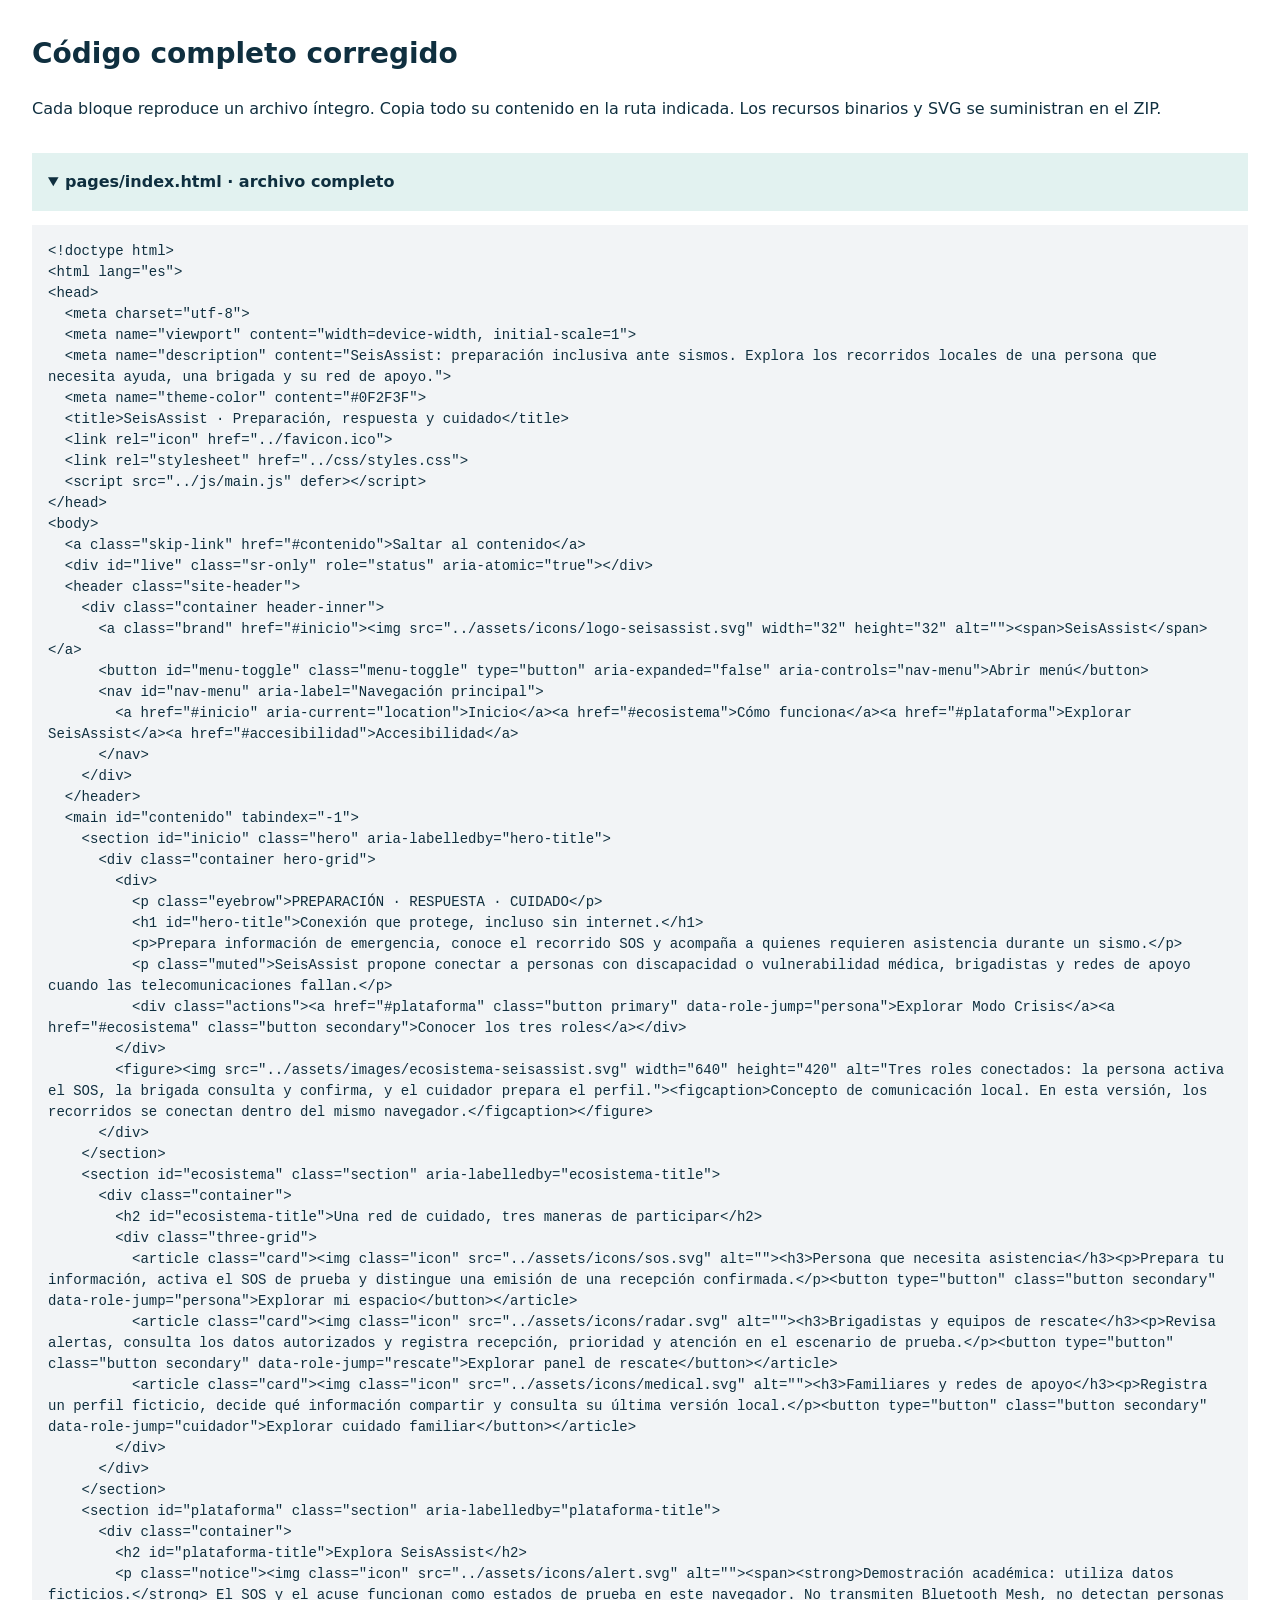
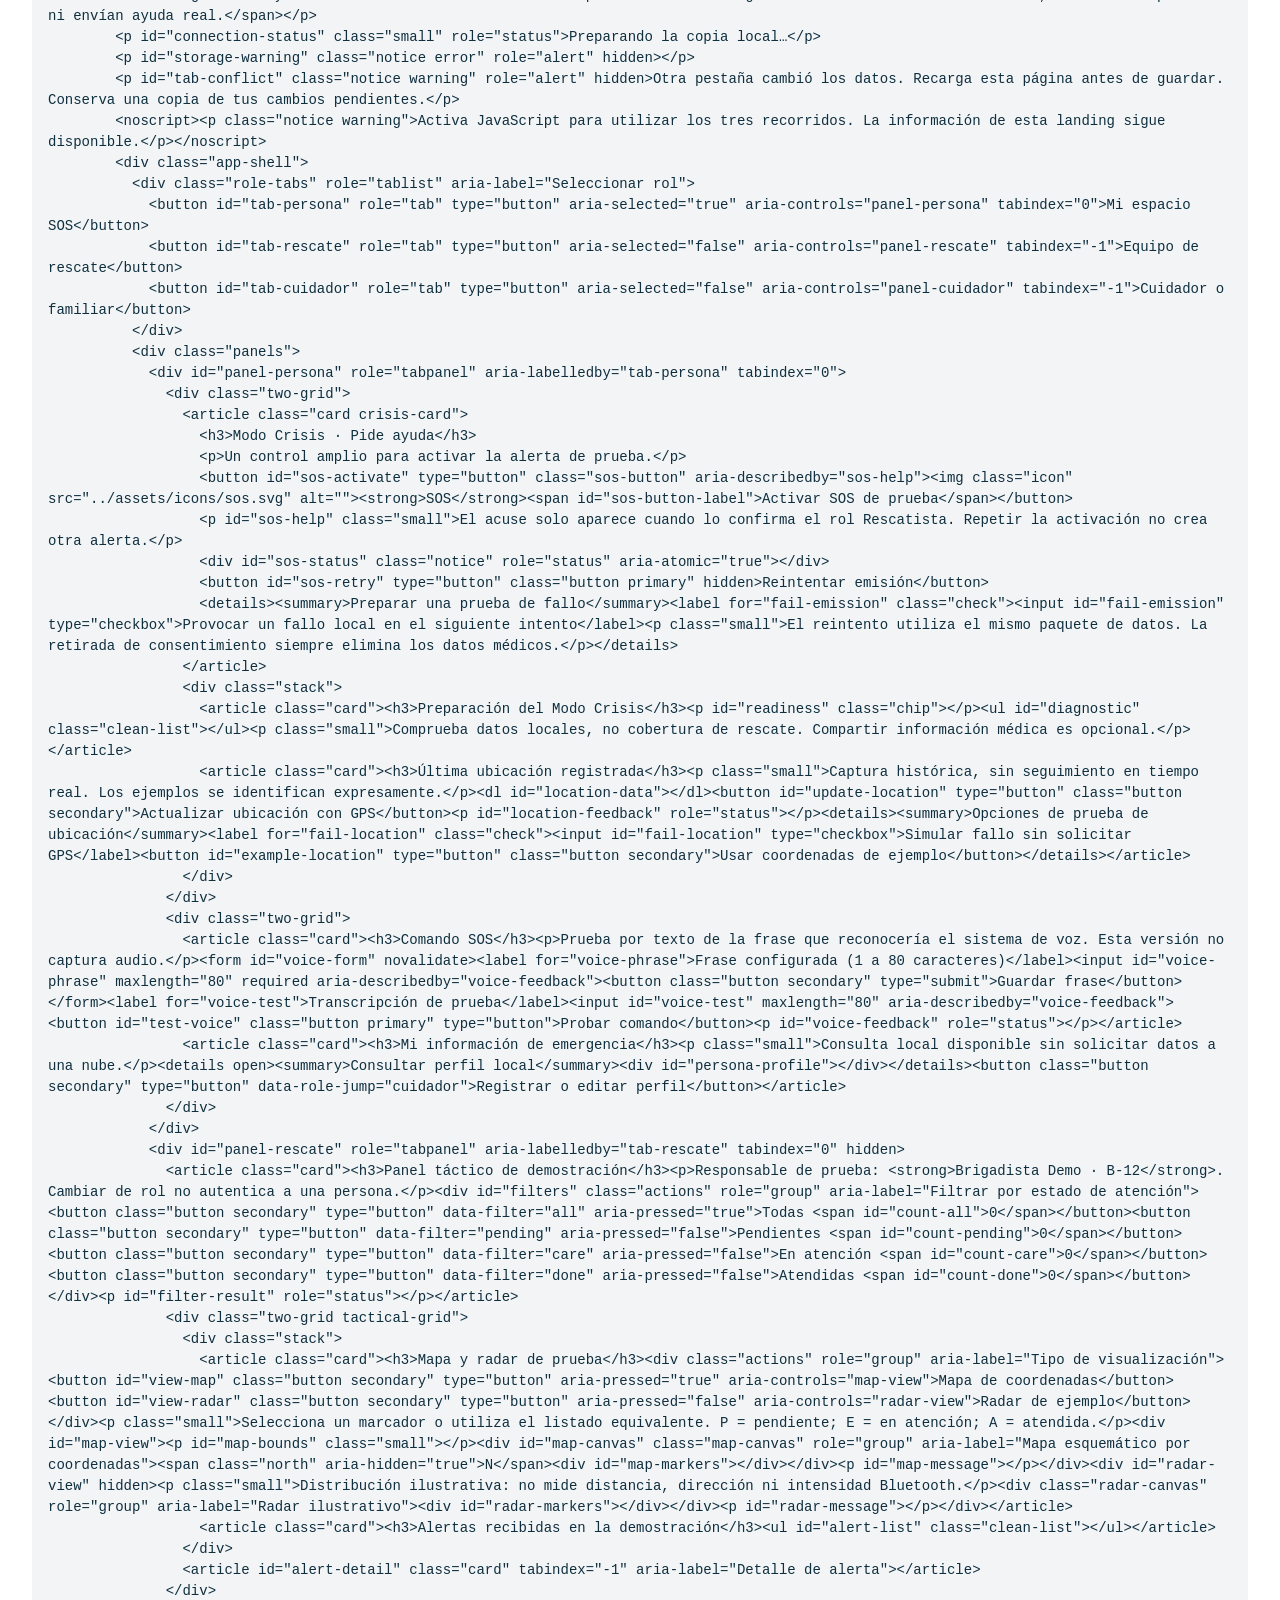
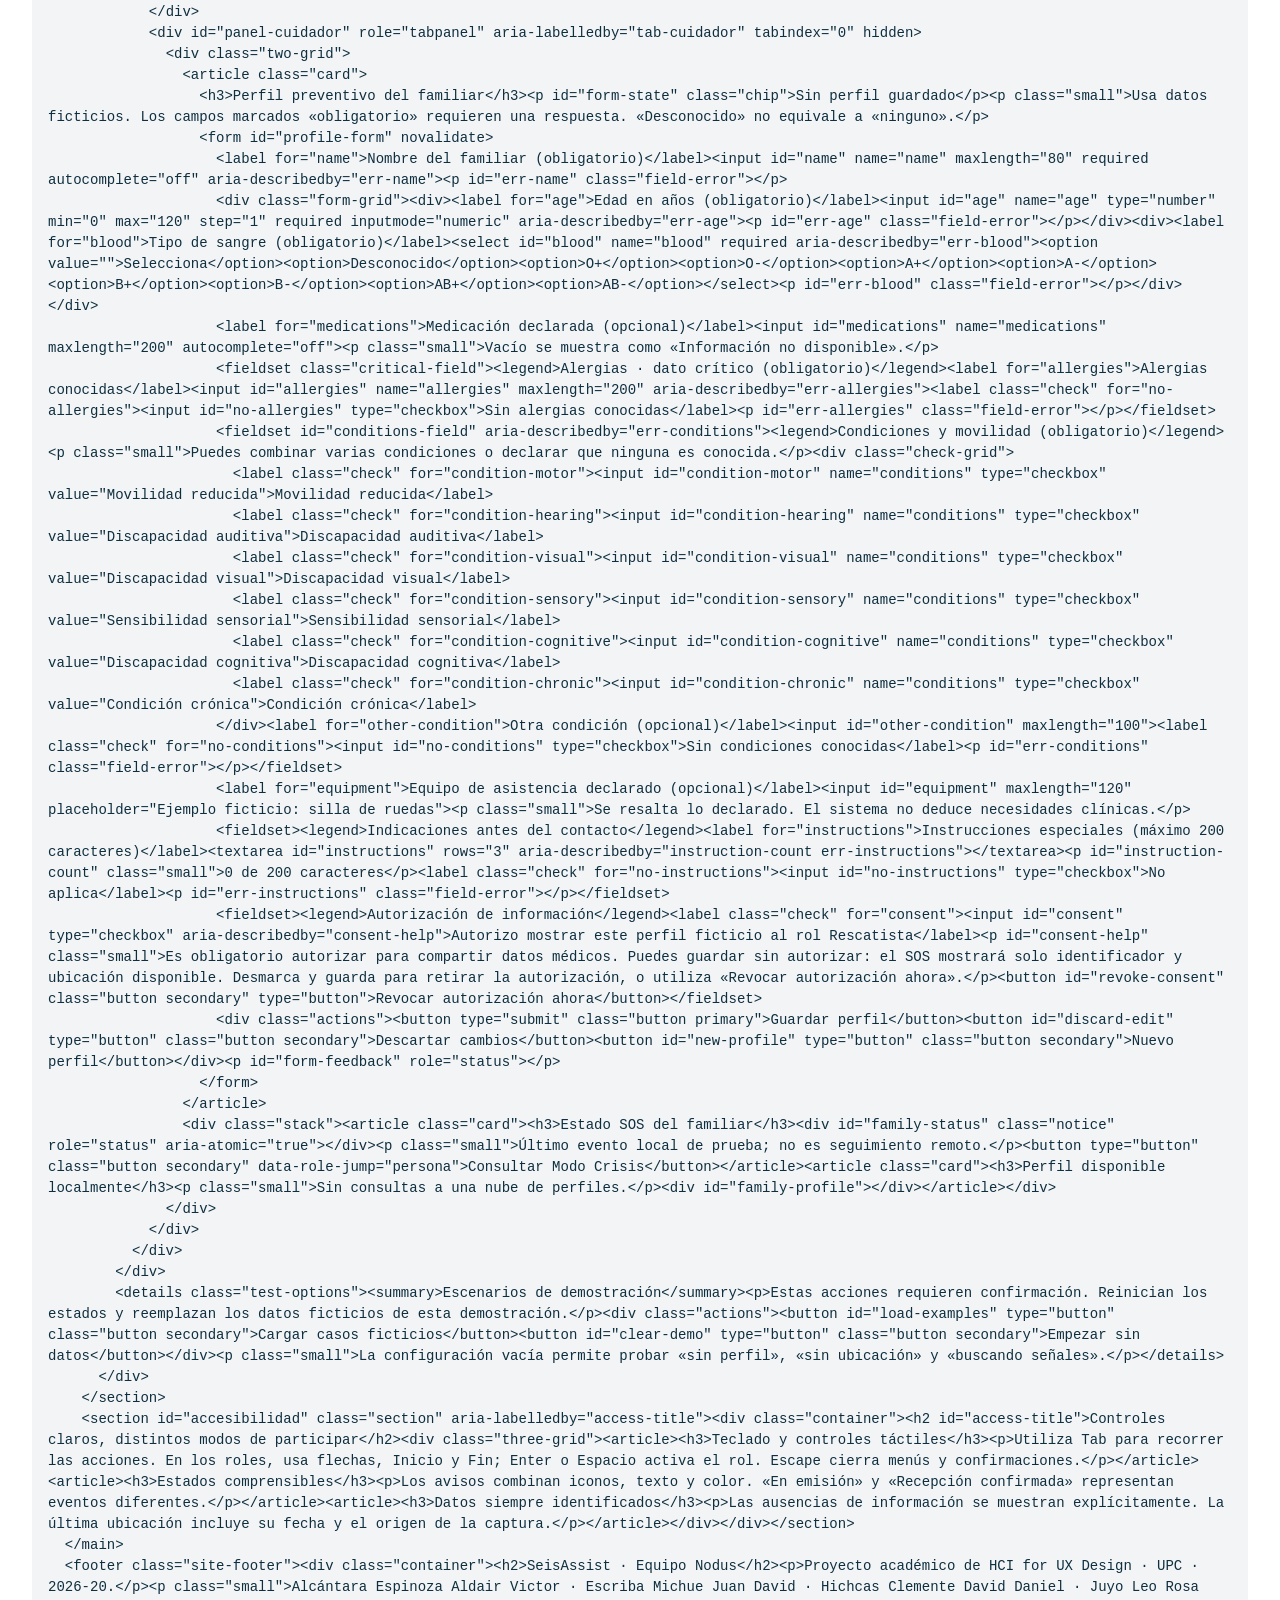
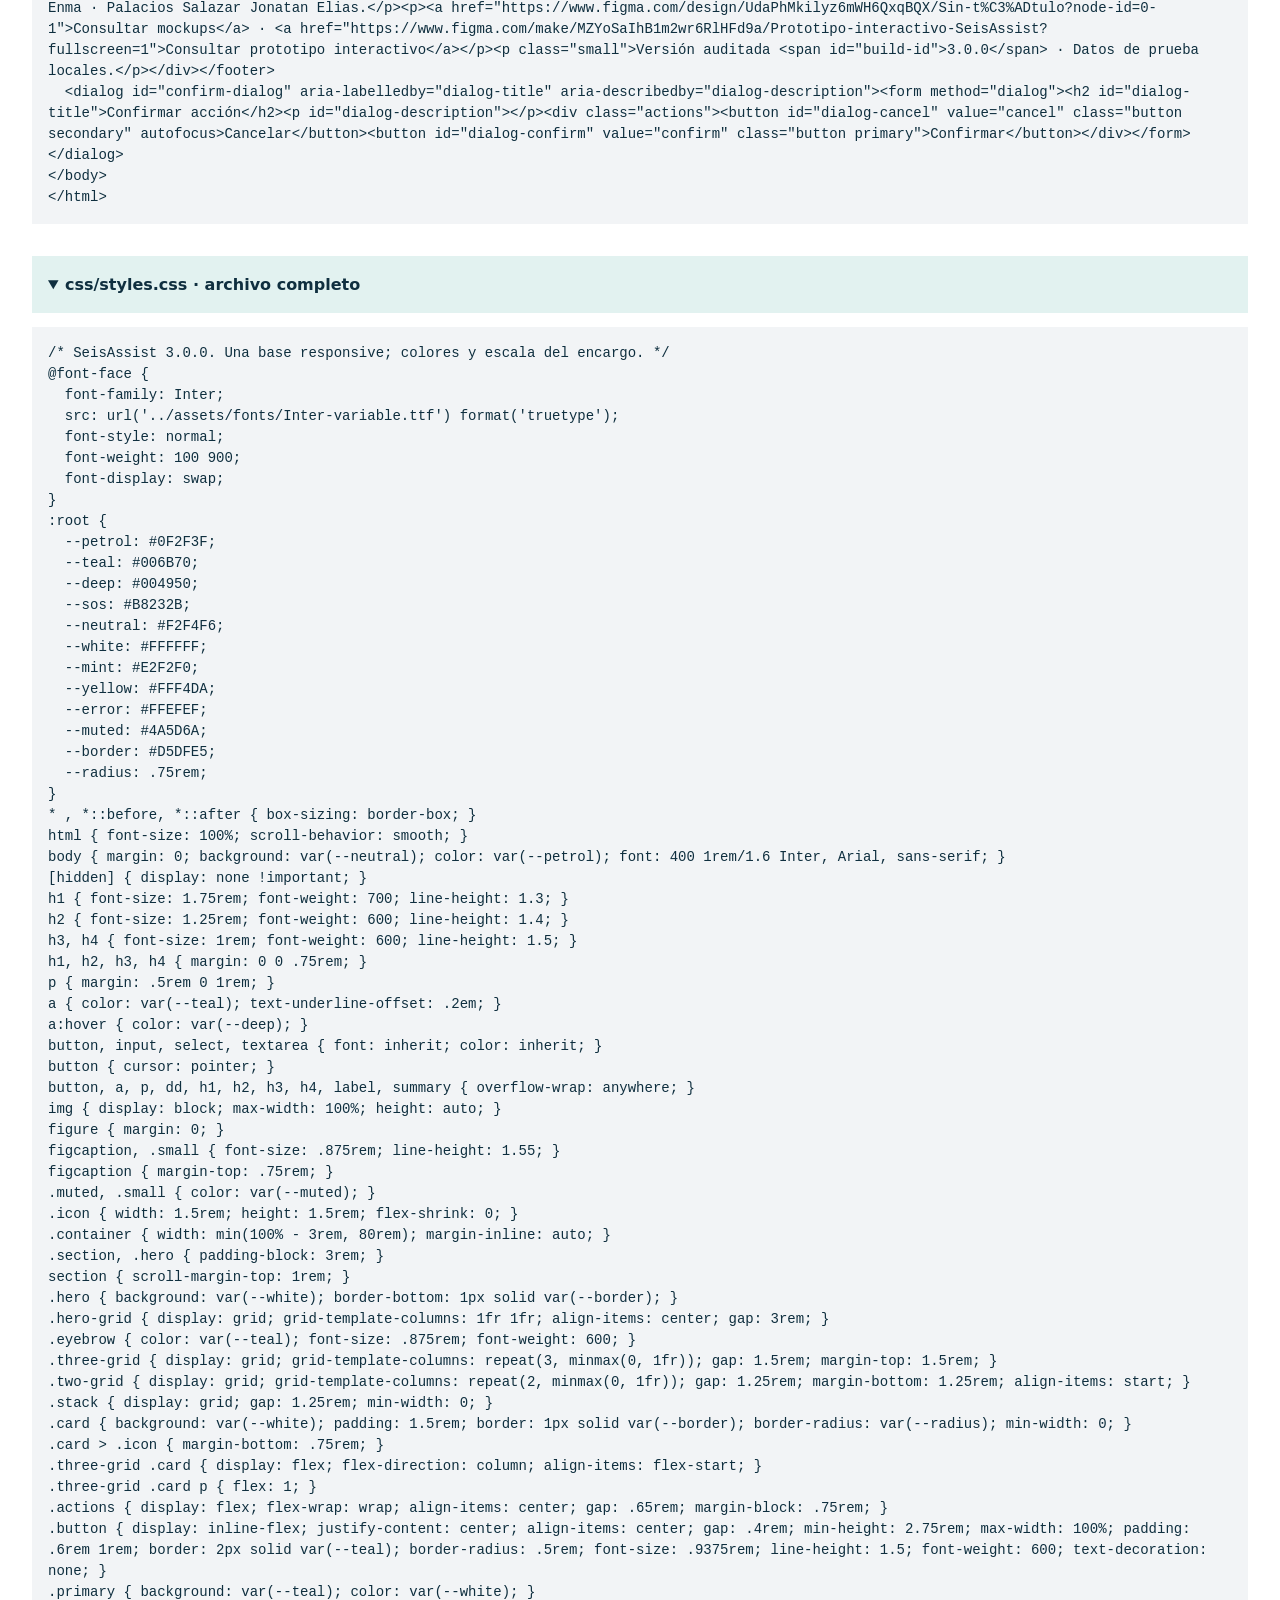
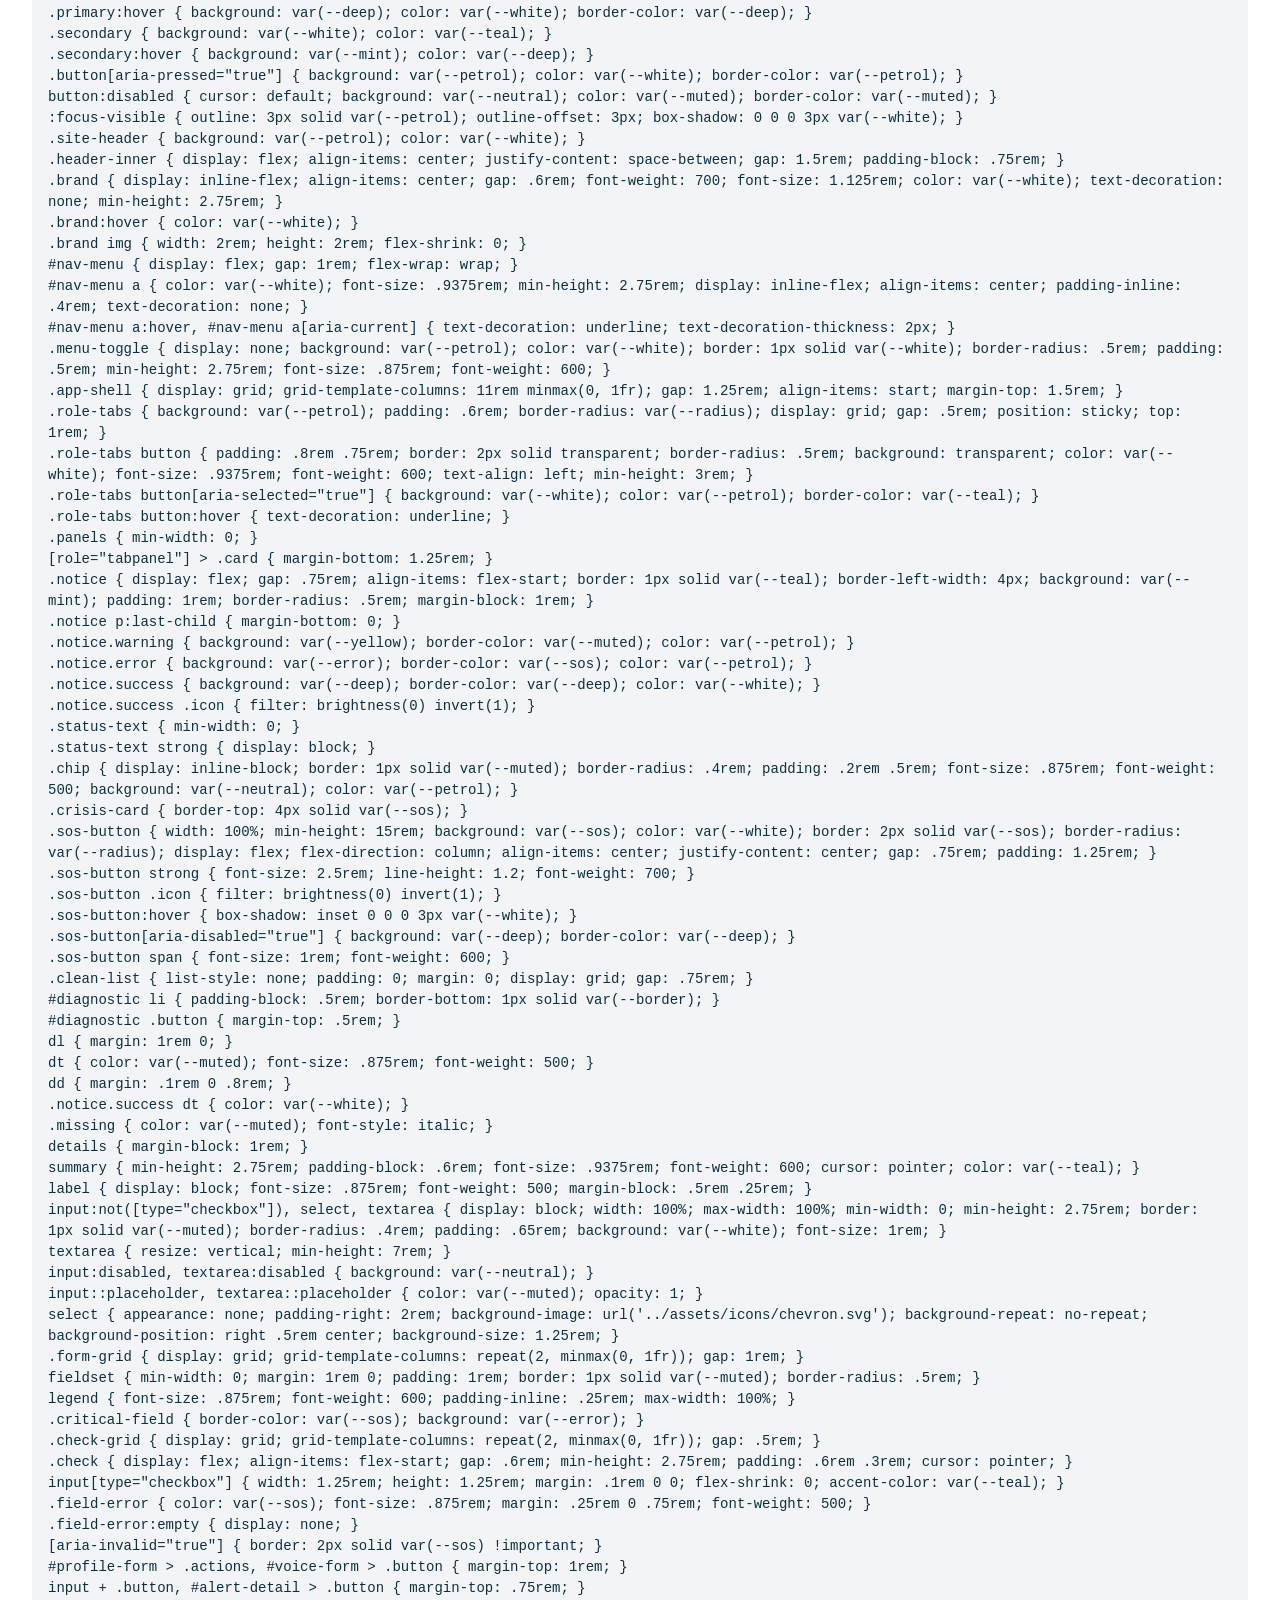
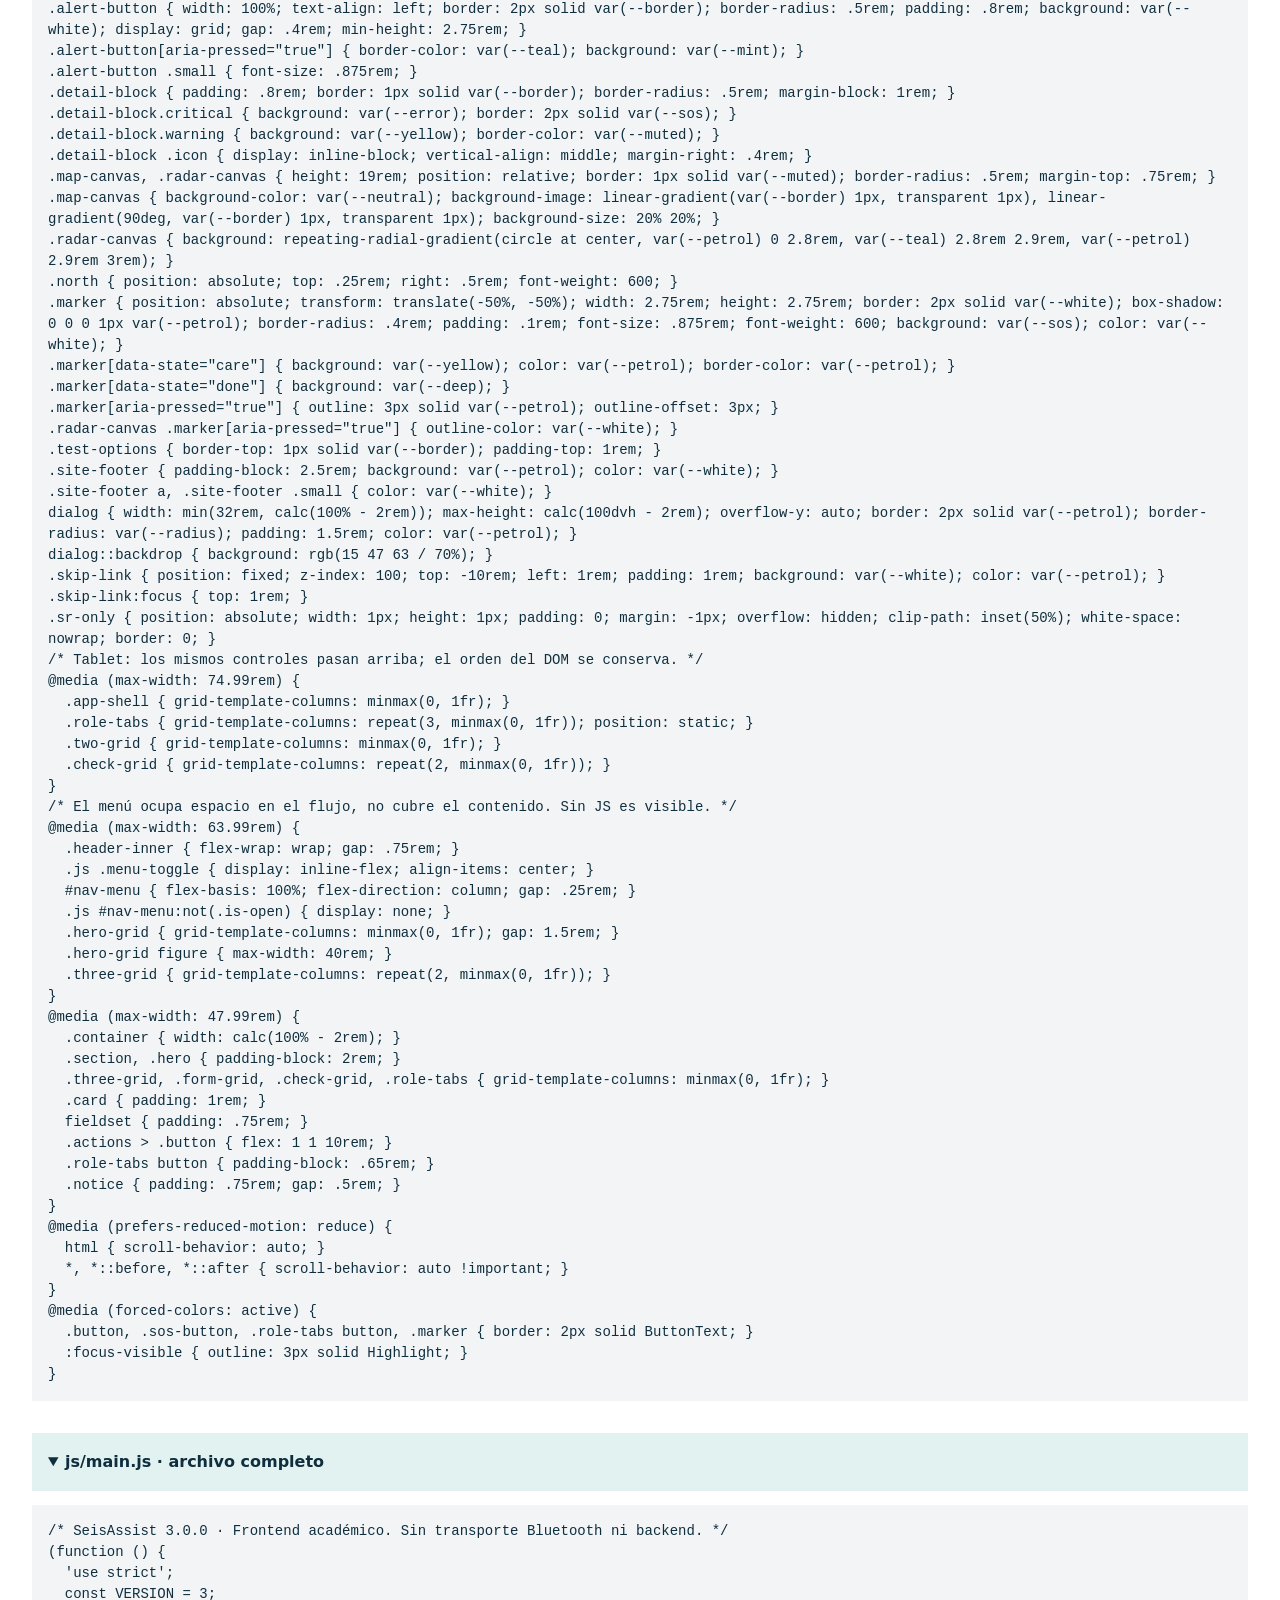
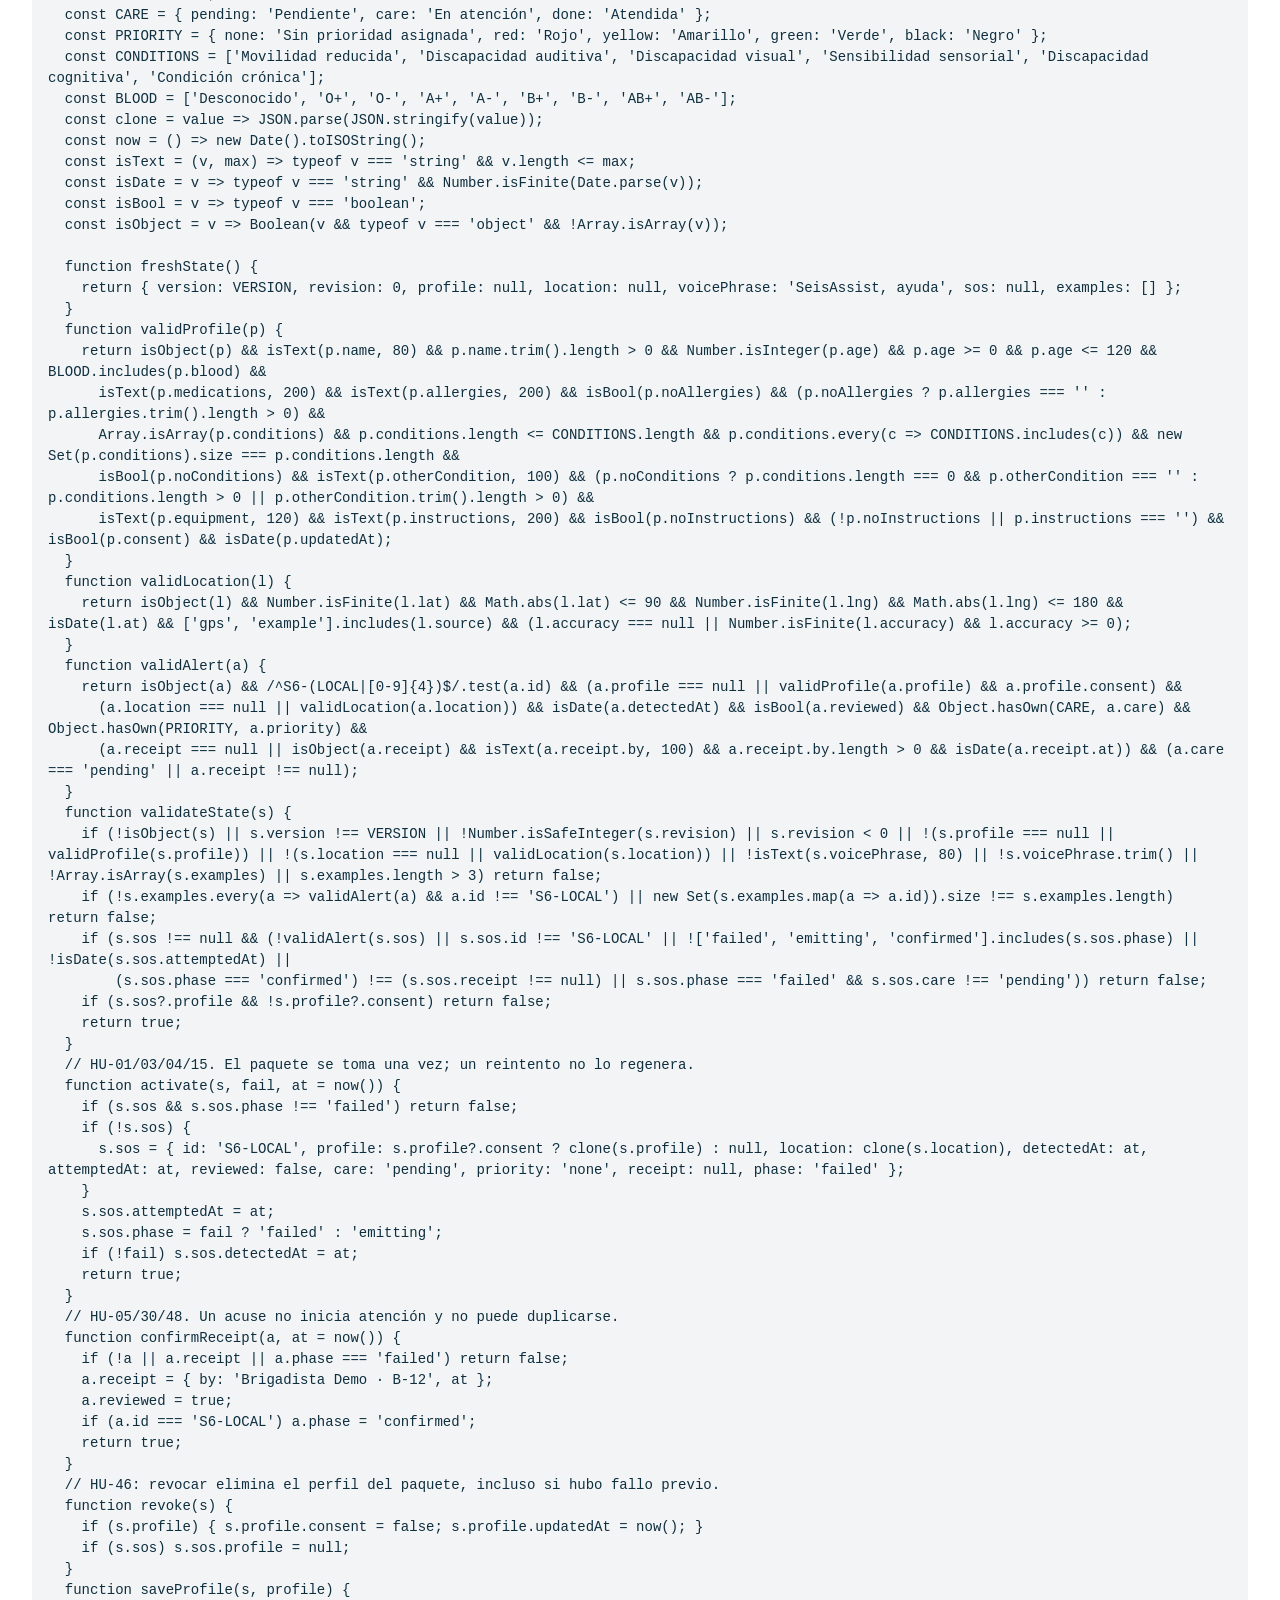
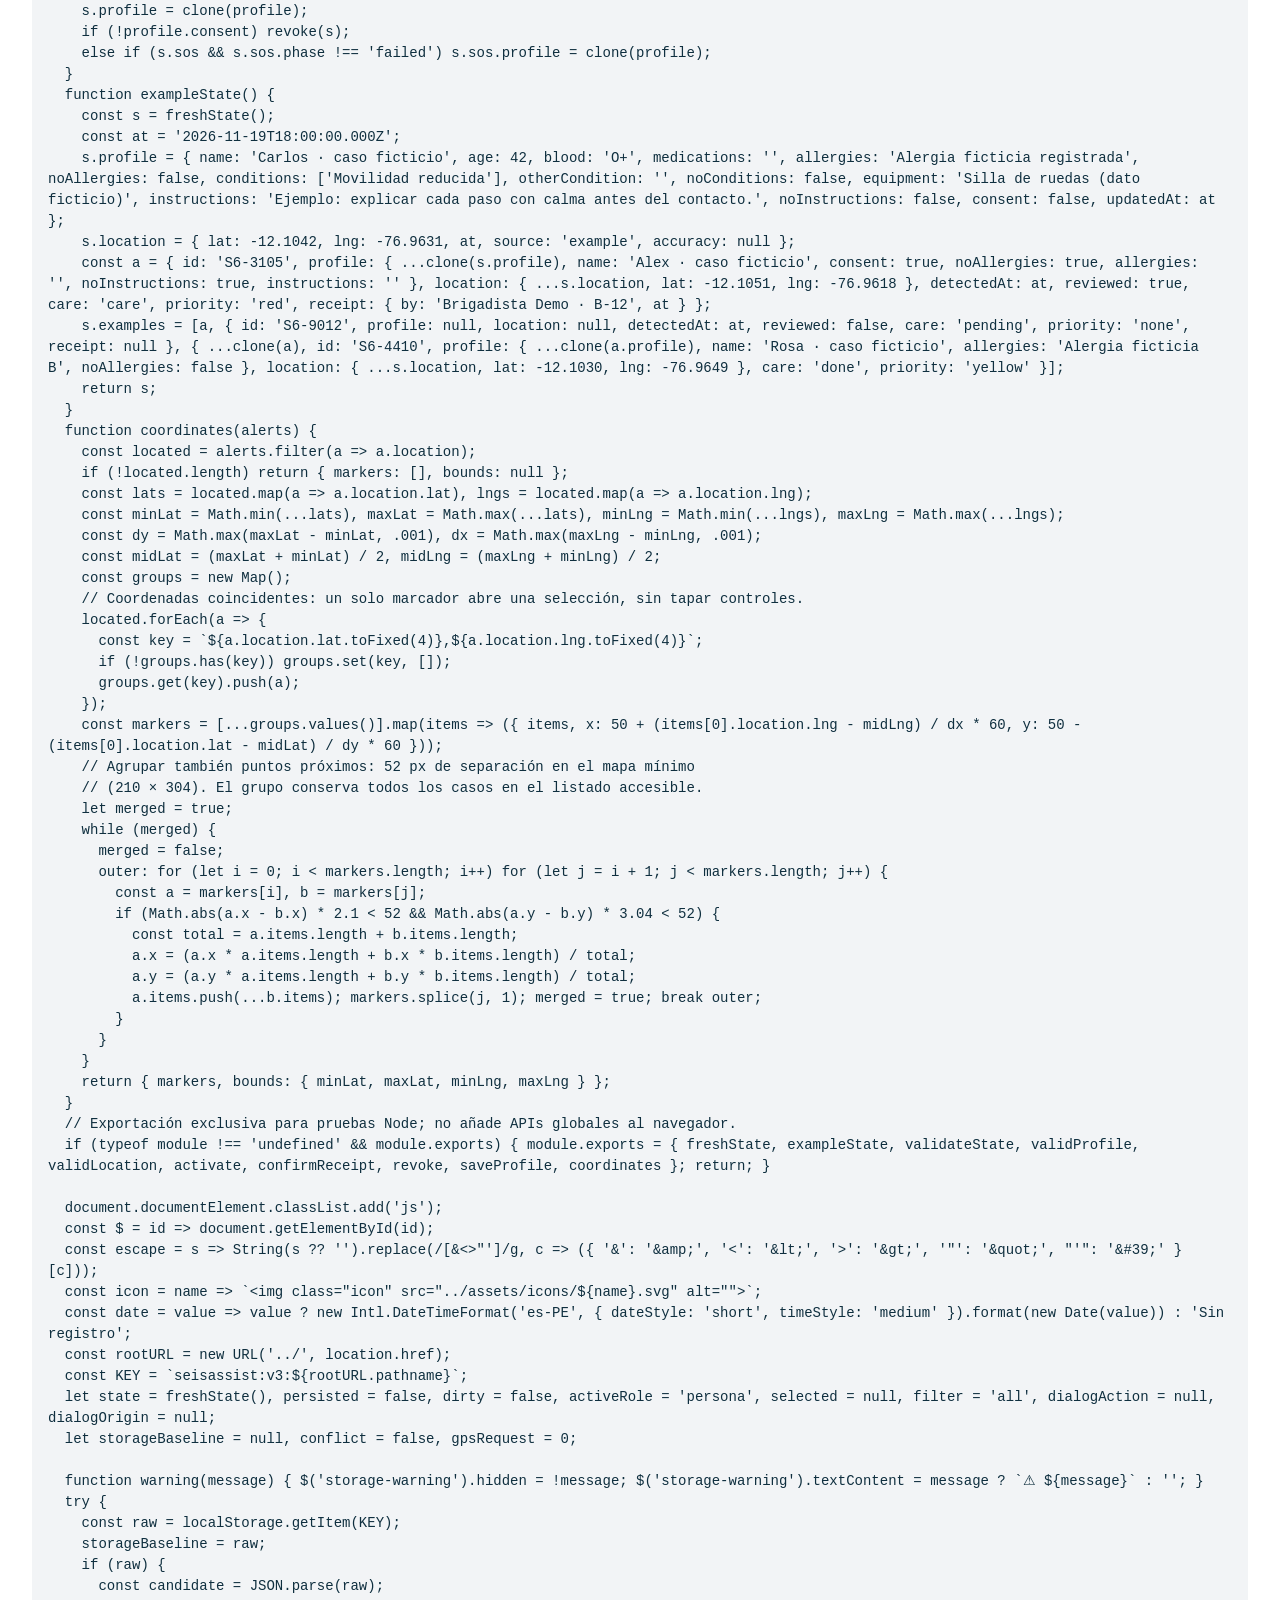
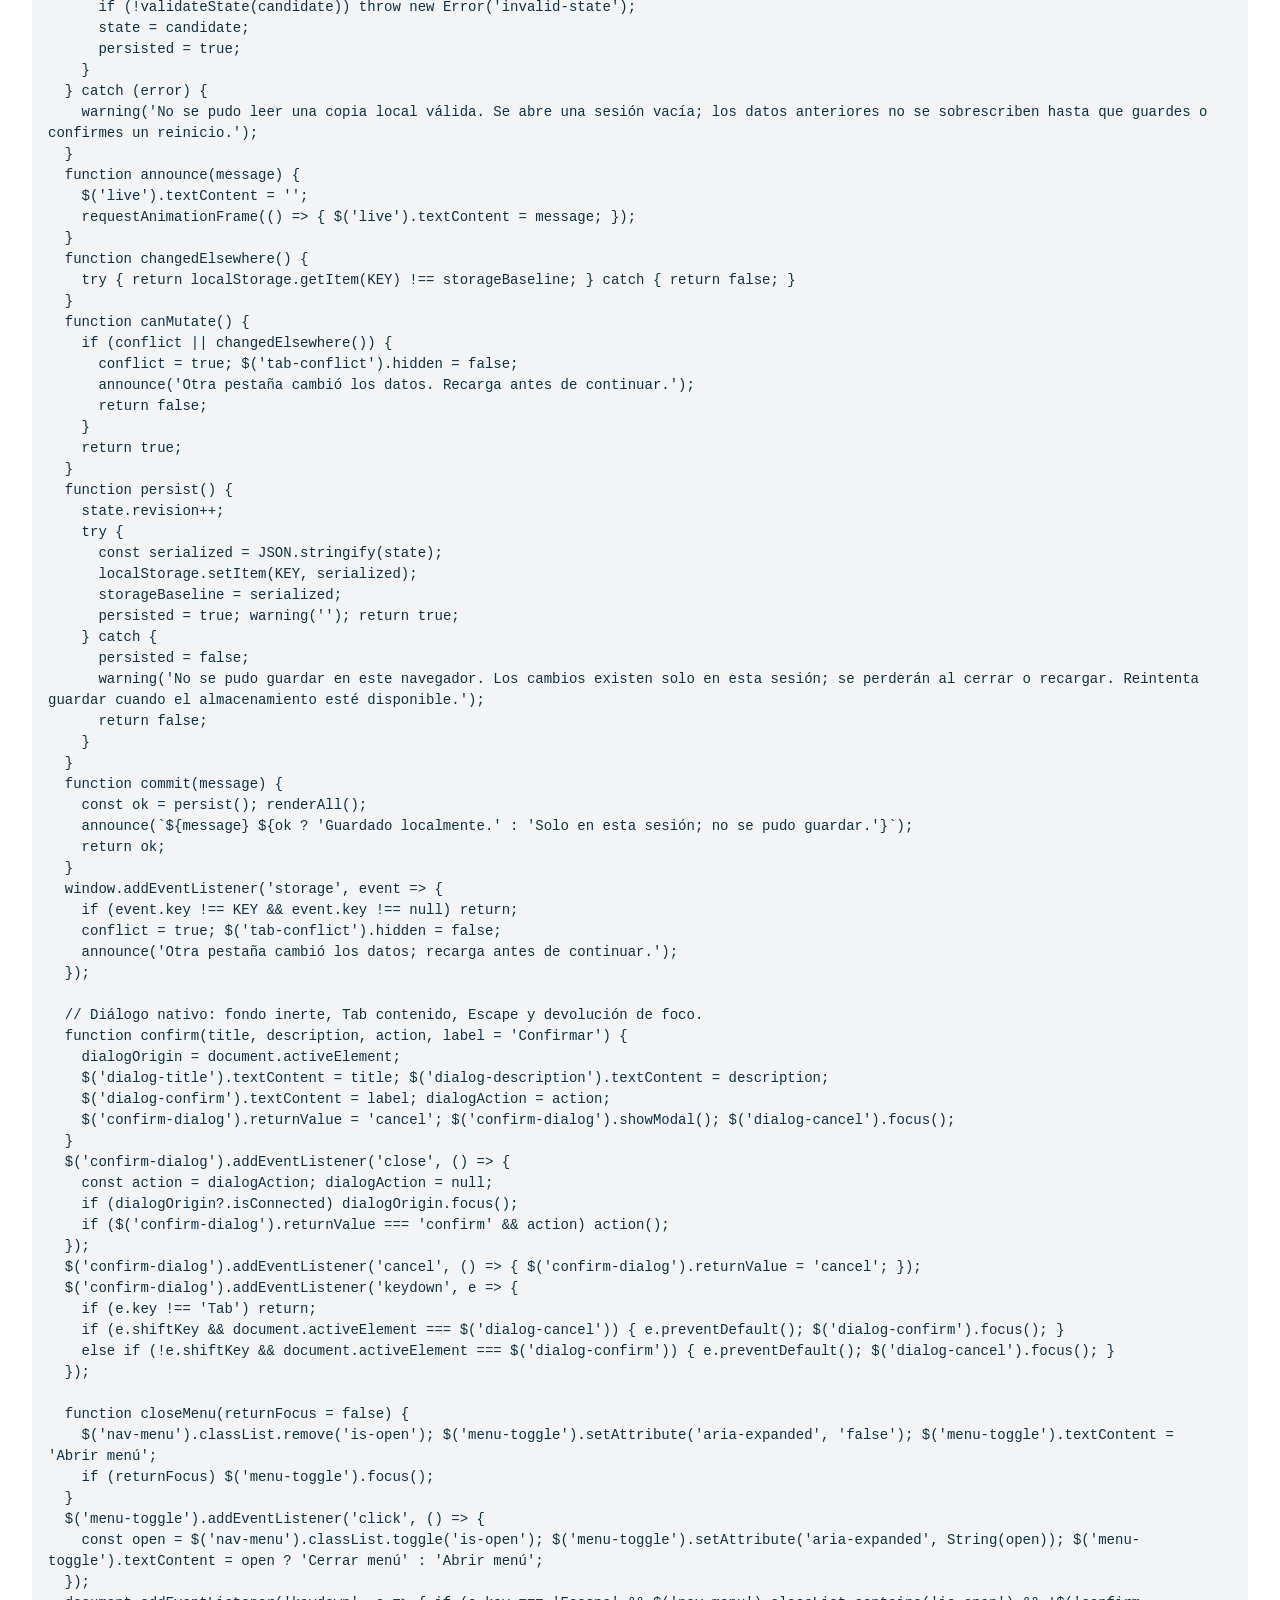
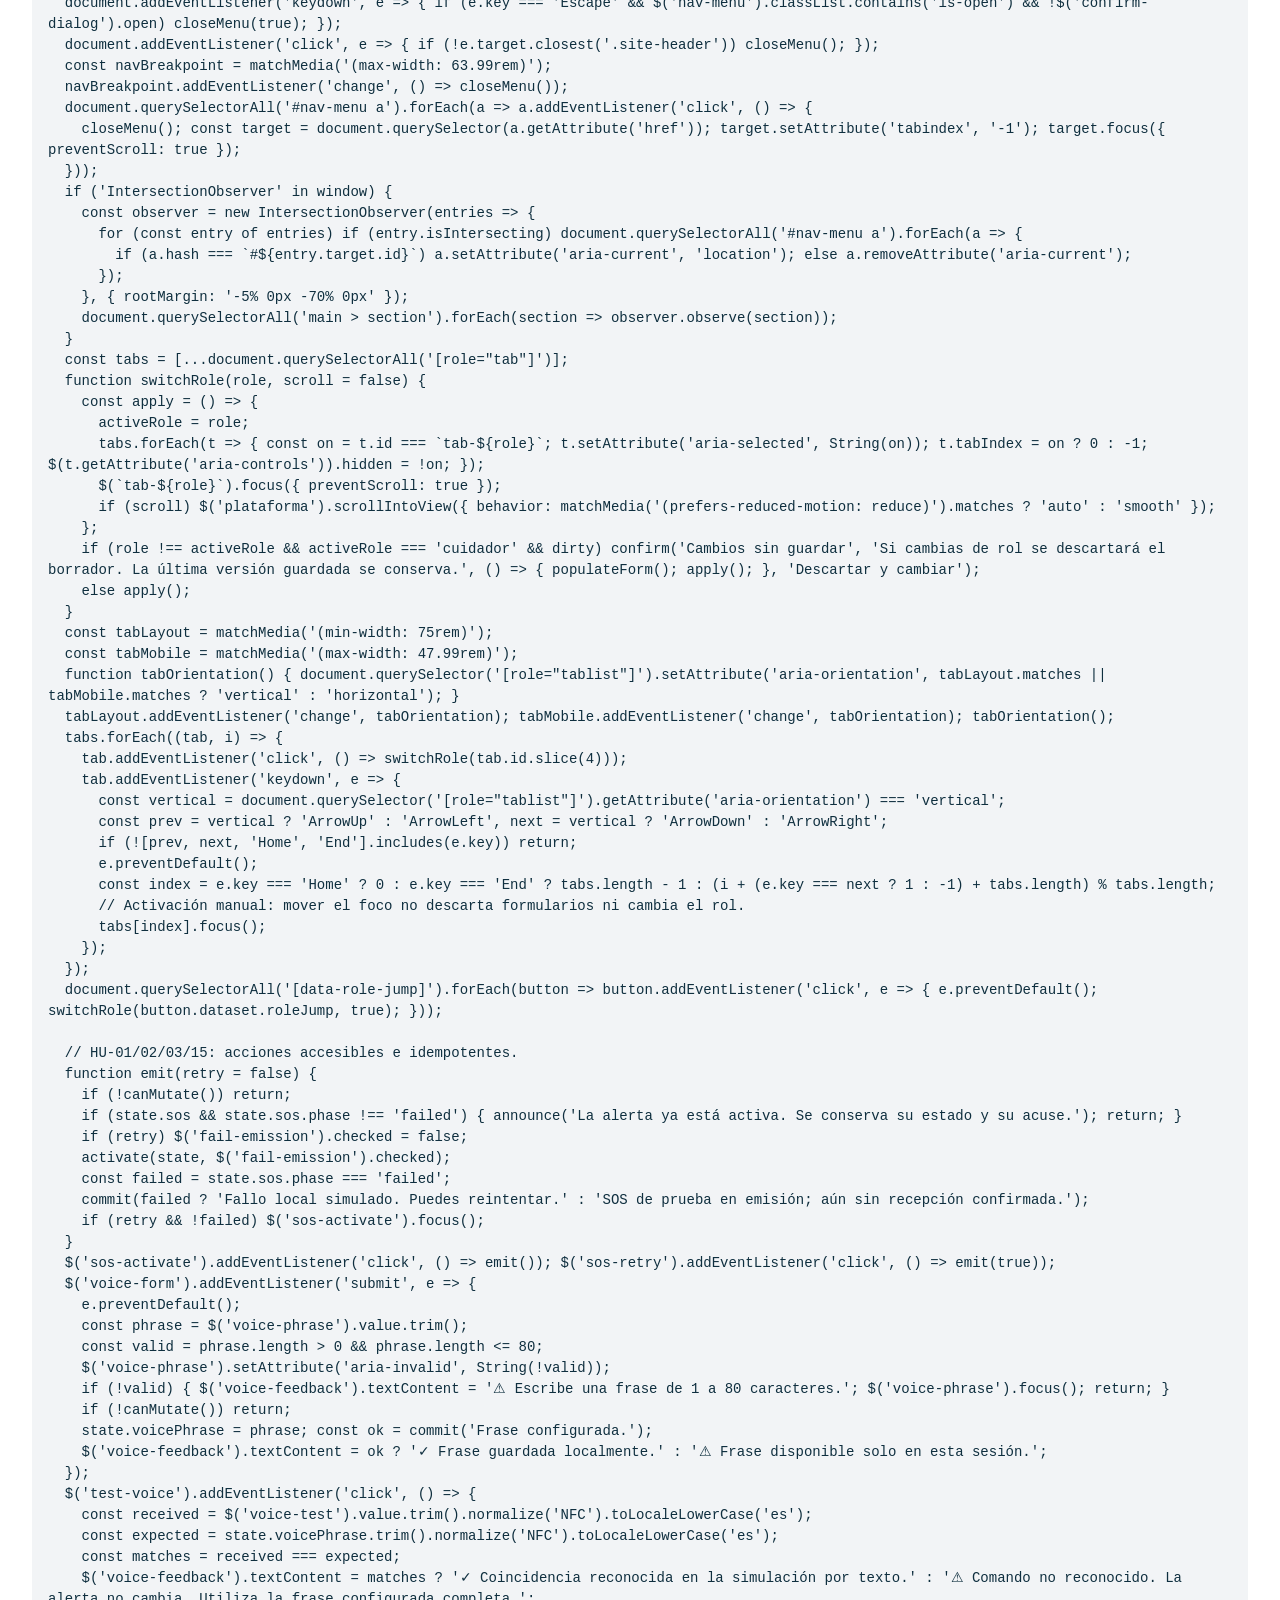
<file: docs/codigo_completo.html>
<!doctype html><html lang="es"><head><meta charset="utf-8"><meta name="viewport" content="width=device-width,initial-scale=1"><link rel="icon" href="../favicon.ico"><title>Código completo · SeisAssist</title><style>body{font:16px/1.6 system-ui;margin:2rem;color:#0F2F3F}h1{font-size:28px}summary{font-weight:700;padding:1rem;background:#E2F2F0}pre{white-space:pre-wrap;overflow-wrap:anywhere;background:#F2F4F6;padding:1rem;font:14px/1.5 monospace}details{margin:2rem 0}</style></head><body><h1>Código completo corregido</h1><p>Cada bloque reproduce un archivo íntegro. Copia todo su contenido en la ruta indicada. Los recursos binarios y SVG se suministran en el ZIP.</p><details open><summary>pages/index.html · archivo completo</summary><pre><code>&lt;!doctype html&gt;
&lt;html lang=&quot;es&quot;&gt;
&lt;head&gt;
  &lt;meta charset=&quot;utf-8&quot;&gt;
  &lt;meta name=&quot;viewport&quot; content=&quot;width=device-width, initial-scale=1&quot;&gt;
  &lt;meta name=&quot;description&quot; content=&quot;SeisAssist: preparación inclusiva ante sismos. Explora los recorridos locales de una persona que necesita ayuda, una brigada y su red de apoyo.&quot;&gt;
  &lt;meta name=&quot;theme-color&quot; content=&quot;#0F2F3F&quot;&gt;
  &lt;title&gt;SeisAssist · Preparación, respuesta y cuidado&lt;/title&gt;
  &lt;link rel=&quot;icon&quot; href=&quot;../favicon.ico&quot;&gt;
  &lt;link rel=&quot;stylesheet&quot; href=&quot;../css/styles.css&quot;&gt;
  &lt;script src=&quot;../js/main.js&quot; defer&gt;&lt;/script&gt;
&lt;/head&gt;
&lt;body&gt;
  &lt;a class=&quot;skip-link&quot; href=&quot;#contenido&quot;&gt;Saltar al contenido&lt;/a&gt;
  &lt;div id=&quot;live&quot; class=&quot;sr-only&quot; role=&quot;status&quot; aria-atomic=&quot;true&quot;&gt;&lt;/div&gt;
  &lt;header class=&quot;site-header&quot;&gt;
    &lt;div class=&quot;container header-inner&quot;&gt;
      &lt;a class=&quot;brand&quot; href=&quot;#inicio&quot;&gt;&lt;img src=&quot;../assets/icons/logo-seisassist.svg&quot; width=&quot;32&quot; height=&quot;32&quot; alt=&quot;&quot;&gt;&lt;span&gt;SeisAssist&lt;/span&gt;&lt;/a&gt;
      &lt;button id=&quot;menu-toggle&quot; class=&quot;menu-toggle&quot; type=&quot;button&quot; aria-expanded=&quot;false&quot; aria-controls=&quot;nav-menu&quot;&gt;Abrir menú&lt;/button&gt;
      &lt;nav id=&quot;nav-menu&quot; aria-label=&quot;Navegación principal&quot;&gt;
        &lt;a href=&quot;#inicio&quot; aria-current=&quot;location&quot;&gt;Inicio&lt;/a&gt;&lt;a href=&quot;#ecosistema&quot;&gt;Cómo funciona&lt;/a&gt;&lt;a href=&quot;#plataforma&quot;&gt;Explorar SeisAssist&lt;/a&gt;&lt;a href=&quot;#accesibilidad&quot;&gt;Accesibilidad&lt;/a&gt;
      &lt;/nav&gt;
    &lt;/div&gt;
  &lt;/header&gt;
  &lt;main id=&quot;contenido&quot; tabindex=&quot;-1&quot;&gt;
    &lt;section id=&quot;inicio&quot; class=&quot;hero&quot; aria-labelledby=&quot;hero-title&quot;&gt;
      &lt;div class=&quot;container hero-grid&quot;&gt;
        &lt;div&gt;
          &lt;p class=&quot;eyebrow&quot;&gt;PREPARACIÓN · RESPUESTA · CUIDADO&lt;/p&gt;
          &lt;h1 id=&quot;hero-title&quot;&gt;Conexión que protege, incluso sin internet.&lt;/h1&gt;
          &lt;p&gt;Prepara información de emergencia, conoce el recorrido SOS y acompaña a quienes requieren asistencia durante un sismo.&lt;/p&gt;
          &lt;p class=&quot;muted&quot;&gt;SeisAssist propone conectar a personas con discapacidad o vulnerabilidad médica, brigadistas y redes de apoyo cuando las telecomunicaciones fallan.&lt;/p&gt;
          &lt;div class=&quot;actions&quot;&gt;&lt;a href=&quot;#plataforma&quot; class=&quot;button primary&quot; data-role-jump=&quot;persona&quot;&gt;Explorar Modo Crisis&lt;/a&gt;&lt;a href=&quot;#ecosistema&quot; class=&quot;button secondary&quot;&gt;Conocer los tres roles&lt;/a&gt;&lt;/div&gt;
        &lt;/div&gt;
        &lt;figure&gt;&lt;img src=&quot;../assets/images/ecosistema-seisassist.svg&quot; width=&quot;640&quot; height=&quot;420&quot; alt=&quot;Tres roles conectados: la persona activa el SOS, la brigada consulta y confirma, y el cuidador prepara el perfil.&quot;&gt;&lt;figcaption&gt;Concepto de comunicación local. En esta versión, los recorridos se conectan dentro del mismo navegador.&lt;/figcaption&gt;&lt;/figure&gt;
      &lt;/div&gt;
    &lt;/section&gt;
    &lt;section id=&quot;ecosistema&quot; class=&quot;section&quot; aria-labelledby=&quot;ecosistema-title&quot;&gt;
      &lt;div class=&quot;container&quot;&gt;
        &lt;h2 id=&quot;ecosistema-title&quot;&gt;Una red de cuidado, tres maneras de participar&lt;/h2&gt;
        &lt;div class=&quot;three-grid&quot;&gt;
          &lt;article class=&quot;card&quot;&gt;&lt;img class=&quot;icon&quot; src=&quot;../assets/icons/sos.svg&quot; alt=&quot;&quot;&gt;&lt;h3&gt;Persona que necesita asistencia&lt;/h3&gt;&lt;p&gt;Prepara tu información, activa el SOS de prueba y distingue una emisión de una recepción confirmada.&lt;/p&gt;&lt;button type=&quot;button&quot; class=&quot;button secondary&quot; data-role-jump=&quot;persona&quot;&gt;Explorar mi espacio&lt;/button&gt;&lt;/article&gt;
          &lt;article class=&quot;card&quot;&gt;&lt;img class=&quot;icon&quot; src=&quot;../assets/icons/radar.svg&quot; alt=&quot;&quot;&gt;&lt;h3&gt;Brigadistas y equipos de rescate&lt;/h3&gt;&lt;p&gt;Revisa alertas, consulta los datos autorizados y registra recepción, prioridad y atención en el escenario de prueba.&lt;/p&gt;&lt;button type=&quot;button&quot; class=&quot;button secondary&quot; data-role-jump=&quot;rescate&quot;&gt;Explorar panel de rescate&lt;/button&gt;&lt;/article&gt;
          &lt;article class=&quot;card&quot;&gt;&lt;img class=&quot;icon&quot; src=&quot;../assets/icons/medical.svg&quot; alt=&quot;&quot;&gt;&lt;h3&gt;Familiares y redes de apoyo&lt;/h3&gt;&lt;p&gt;Registra un perfil ficticio, decide qué información compartir y consulta su última versión local.&lt;/p&gt;&lt;button type=&quot;button&quot; class=&quot;button secondary&quot; data-role-jump=&quot;cuidador&quot;&gt;Explorar cuidado familiar&lt;/button&gt;&lt;/article&gt;
        &lt;/div&gt;
      &lt;/div&gt;
    &lt;/section&gt;
    &lt;section id=&quot;plataforma&quot; class=&quot;section&quot; aria-labelledby=&quot;plataforma-title&quot;&gt;
      &lt;div class=&quot;container&quot;&gt;
        &lt;h2 id=&quot;plataforma-title&quot;&gt;Explora SeisAssist&lt;/h2&gt;
        &lt;p class=&quot;notice&quot;&gt;&lt;img class=&quot;icon&quot; src=&quot;../assets/icons/alert.svg&quot; alt=&quot;&quot;&gt;&lt;span&gt;&lt;strong&gt;Demostración académica: utiliza datos ficticios.&lt;/strong&gt; El SOS y el acuse funcionan como estados de prueba en este navegador. No transmiten Bluetooth Mesh, no detectan personas ni envían ayuda real.&lt;/span&gt;&lt;/p&gt;
        &lt;p id=&quot;connection-status&quot; class=&quot;small&quot; role=&quot;status&quot;&gt;Preparando la copia local…&lt;/p&gt;
        &lt;p id=&quot;storage-warning&quot; class=&quot;notice error&quot; role=&quot;alert&quot; hidden&gt;&lt;/p&gt;
        &lt;p id=&quot;tab-conflict&quot; class=&quot;notice warning&quot; role=&quot;alert&quot; hidden&gt;Otra pestaña cambió los datos. Recarga esta página antes de guardar. Conserva una copia de tus cambios pendientes.&lt;/p&gt;
        &lt;noscript&gt;&lt;p class=&quot;notice warning&quot;&gt;Activa JavaScript para utilizar los tres recorridos. La información de esta landing sigue disponible.&lt;/p&gt;&lt;/noscript&gt;
        &lt;div class=&quot;app-shell&quot;&gt;
          &lt;div class=&quot;role-tabs&quot; role=&quot;tablist&quot; aria-label=&quot;Seleccionar rol&quot;&gt;
            &lt;button id=&quot;tab-persona&quot; role=&quot;tab&quot; type=&quot;button&quot; aria-selected=&quot;true&quot; aria-controls=&quot;panel-persona&quot; tabindex=&quot;0&quot;&gt;Mi espacio SOS&lt;/button&gt;
            &lt;button id=&quot;tab-rescate&quot; role=&quot;tab&quot; type=&quot;button&quot; aria-selected=&quot;false&quot; aria-controls=&quot;panel-rescate&quot; tabindex=&quot;-1&quot;&gt;Equipo de rescate&lt;/button&gt;
            &lt;button id=&quot;tab-cuidador&quot; role=&quot;tab&quot; type=&quot;button&quot; aria-selected=&quot;false&quot; aria-controls=&quot;panel-cuidador&quot; tabindex=&quot;-1&quot;&gt;Cuidador o familiar&lt;/button&gt;
          &lt;/div&gt;
          &lt;div class=&quot;panels&quot;&gt;
            &lt;div id=&quot;panel-persona&quot; role=&quot;tabpanel&quot; aria-labelledby=&quot;tab-persona&quot; tabindex=&quot;0&quot;&gt;
              &lt;div class=&quot;two-grid&quot;&gt;
                &lt;article class=&quot;card crisis-card&quot;&gt;
                  &lt;h3&gt;Modo Crisis · Pide ayuda&lt;/h3&gt;
                  &lt;p&gt;Un control amplio para activar la alerta de prueba.&lt;/p&gt;
                  &lt;button id=&quot;sos-activate&quot; type=&quot;button&quot; class=&quot;sos-button&quot; aria-describedby=&quot;sos-help&quot;&gt;&lt;img class=&quot;icon&quot; src=&quot;../assets/icons/sos.svg&quot; alt=&quot;&quot;&gt;&lt;strong&gt;SOS&lt;/strong&gt;&lt;span id=&quot;sos-button-label&quot;&gt;Activar SOS de prueba&lt;/span&gt;&lt;/button&gt;
                  &lt;p id=&quot;sos-help&quot; class=&quot;small&quot;&gt;El acuse solo aparece cuando lo confirma el rol Rescatista. Repetir la activación no crea otra alerta.&lt;/p&gt;
                  &lt;div id=&quot;sos-status&quot; class=&quot;notice&quot; role=&quot;status&quot; aria-atomic=&quot;true&quot;&gt;&lt;/div&gt;
                  &lt;button id=&quot;sos-retry&quot; type=&quot;button&quot; class=&quot;button primary&quot; hidden&gt;Reintentar emisión&lt;/button&gt;
                  &lt;details&gt;&lt;summary&gt;Preparar una prueba de fallo&lt;/summary&gt;&lt;label for=&quot;fail-emission&quot; class=&quot;check&quot;&gt;&lt;input id=&quot;fail-emission&quot; type=&quot;checkbox&quot;&gt;Provocar un fallo local en el siguiente intento&lt;/label&gt;&lt;p class=&quot;small&quot;&gt;El reintento utiliza el mismo paquete de datos. La retirada de consentimiento siempre elimina los datos médicos.&lt;/p&gt;&lt;/details&gt;
                &lt;/article&gt;
                &lt;div class=&quot;stack&quot;&gt;
                  &lt;article class=&quot;card&quot;&gt;&lt;h3&gt;Preparación del Modo Crisis&lt;/h3&gt;&lt;p id=&quot;readiness&quot; class=&quot;chip&quot;&gt;&lt;/p&gt;&lt;ul id=&quot;diagnostic&quot; class=&quot;clean-list&quot;&gt;&lt;/ul&gt;&lt;p class=&quot;small&quot;&gt;Comprueba datos locales, no cobertura de rescate. Compartir información médica es opcional.&lt;/p&gt;&lt;/article&gt;
                  &lt;article class=&quot;card&quot;&gt;&lt;h3&gt;Última ubicación registrada&lt;/h3&gt;&lt;p class=&quot;small&quot;&gt;Captura histórica, sin seguimiento en tiempo real. Los ejemplos se identifican expresamente.&lt;/p&gt;&lt;dl id=&quot;location-data&quot;&gt;&lt;/dl&gt;&lt;button id=&quot;update-location&quot; type=&quot;button&quot; class=&quot;button secondary&quot;&gt;Actualizar ubicación con GPS&lt;/button&gt;&lt;p id=&quot;location-feedback&quot; role=&quot;status&quot;&gt;&lt;/p&gt;&lt;details&gt;&lt;summary&gt;Opciones de prueba de ubicación&lt;/summary&gt;&lt;label for=&quot;fail-location&quot; class=&quot;check&quot;&gt;&lt;input id=&quot;fail-location&quot; type=&quot;checkbox&quot;&gt;Simular fallo sin solicitar GPS&lt;/label&gt;&lt;button id=&quot;example-location&quot; type=&quot;button&quot; class=&quot;button secondary&quot;&gt;Usar coordenadas de ejemplo&lt;/button&gt;&lt;/details&gt;&lt;/article&gt;
                &lt;/div&gt;
              &lt;/div&gt;
              &lt;div class=&quot;two-grid&quot;&gt;
                &lt;article class=&quot;card&quot;&gt;&lt;h3&gt;Comando SOS&lt;/h3&gt;&lt;p&gt;Prueba por texto de la frase que reconocería el sistema de voz. Esta versión no captura audio.&lt;/p&gt;&lt;form id=&quot;voice-form&quot; novalidate&gt;&lt;label for=&quot;voice-phrase&quot;&gt;Frase configurada (1 a 80 caracteres)&lt;/label&gt;&lt;input id=&quot;voice-phrase&quot; maxlength=&quot;80&quot; required aria-describedby=&quot;voice-feedback&quot;&gt;&lt;button class=&quot;button secondary&quot; type=&quot;submit&quot;&gt;Guardar frase&lt;/button&gt;&lt;/form&gt;&lt;label for=&quot;voice-test&quot;&gt;Transcripción de prueba&lt;/label&gt;&lt;input id=&quot;voice-test&quot; maxlength=&quot;80&quot; aria-describedby=&quot;voice-feedback&quot;&gt;&lt;button id=&quot;test-voice&quot; class=&quot;button primary&quot; type=&quot;button&quot;&gt;Probar comando&lt;/button&gt;&lt;p id=&quot;voice-feedback&quot; role=&quot;status&quot;&gt;&lt;/p&gt;&lt;/article&gt;
                &lt;article class=&quot;card&quot;&gt;&lt;h3&gt;Mi información de emergencia&lt;/h3&gt;&lt;p class=&quot;small&quot;&gt;Consulta local disponible sin solicitar datos a una nube.&lt;/p&gt;&lt;details open&gt;&lt;summary&gt;Consultar perfil local&lt;/summary&gt;&lt;div id=&quot;persona-profile&quot;&gt;&lt;/div&gt;&lt;/details&gt;&lt;button class=&quot;button secondary&quot; type=&quot;button&quot; data-role-jump=&quot;cuidador&quot;&gt;Registrar o editar perfil&lt;/button&gt;&lt;/article&gt;
              &lt;/div&gt;
            &lt;/div&gt;
            &lt;div id=&quot;panel-rescate&quot; role=&quot;tabpanel&quot; aria-labelledby=&quot;tab-rescate&quot; tabindex=&quot;0&quot; hidden&gt;
              &lt;article class=&quot;card&quot;&gt;&lt;h3&gt;Panel táctico de demostración&lt;/h3&gt;&lt;p&gt;Responsable de prueba: &lt;strong&gt;Brigadista Demo · B-12&lt;/strong&gt;. Cambiar de rol no autentica a una persona.&lt;/p&gt;&lt;div id=&quot;filters&quot; class=&quot;actions&quot; role=&quot;group&quot; aria-label=&quot;Filtrar por estado de atención&quot;&gt;&lt;button class=&quot;button secondary&quot; type=&quot;button&quot; data-filter=&quot;all&quot; aria-pressed=&quot;true&quot;&gt;Todas &lt;span id=&quot;count-all&quot;&gt;0&lt;/span&gt;&lt;/button&gt;&lt;button class=&quot;button secondary&quot; type=&quot;button&quot; data-filter=&quot;pending&quot; aria-pressed=&quot;false&quot;&gt;Pendientes &lt;span id=&quot;count-pending&quot;&gt;0&lt;/span&gt;&lt;/button&gt;&lt;button class=&quot;button secondary&quot; type=&quot;button&quot; data-filter=&quot;care&quot; aria-pressed=&quot;false&quot;&gt;En atención &lt;span id=&quot;count-care&quot;&gt;0&lt;/span&gt;&lt;/button&gt;&lt;button class=&quot;button secondary&quot; type=&quot;button&quot; data-filter=&quot;done&quot; aria-pressed=&quot;false&quot;&gt;Atendidas &lt;span id=&quot;count-done&quot;&gt;0&lt;/span&gt;&lt;/button&gt;&lt;/div&gt;&lt;p id=&quot;filter-result&quot; role=&quot;status&quot;&gt;&lt;/p&gt;&lt;/article&gt;
              &lt;div class=&quot;two-grid tactical-grid&quot;&gt;
                &lt;div class=&quot;stack&quot;&gt;
                  &lt;article class=&quot;card&quot;&gt;&lt;h3&gt;Mapa y radar de prueba&lt;/h3&gt;&lt;div class=&quot;actions&quot; role=&quot;group&quot; aria-label=&quot;Tipo de visualización&quot;&gt;&lt;button id=&quot;view-map&quot; class=&quot;button secondary&quot; type=&quot;button&quot; aria-pressed=&quot;true&quot; aria-controls=&quot;map-view&quot;&gt;Mapa de coordenadas&lt;/button&gt;&lt;button id=&quot;view-radar&quot; class=&quot;button secondary&quot; type=&quot;button&quot; aria-pressed=&quot;false&quot; aria-controls=&quot;radar-view&quot;&gt;Radar de ejemplo&lt;/button&gt;&lt;/div&gt;&lt;p class=&quot;small&quot;&gt;Selecciona un marcador o utiliza el listado equivalente. P = pendiente; E = en atención; A = atendida.&lt;/p&gt;&lt;div id=&quot;map-view&quot;&gt;&lt;p id=&quot;map-bounds&quot; class=&quot;small&quot;&gt;&lt;/p&gt;&lt;div id=&quot;map-canvas&quot; class=&quot;map-canvas&quot; role=&quot;group&quot; aria-label=&quot;Mapa esquemático por coordenadas&quot;&gt;&lt;span class=&quot;north&quot; aria-hidden=&quot;true&quot;&gt;N&lt;/span&gt;&lt;div id=&quot;map-markers&quot;&gt;&lt;/div&gt;&lt;/div&gt;&lt;p id=&quot;map-message&quot;&gt;&lt;/p&gt;&lt;/div&gt;&lt;div id=&quot;radar-view&quot; hidden&gt;&lt;p class=&quot;small&quot;&gt;Distribución ilustrativa: no mide distancia, dirección ni intensidad Bluetooth.&lt;/p&gt;&lt;div class=&quot;radar-canvas&quot; role=&quot;group&quot; aria-label=&quot;Radar ilustrativo&quot;&gt;&lt;div id=&quot;radar-markers&quot;&gt;&lt;/div&gt;&lt;/div&gt;&lt;p id=&quot;radar-message&quot;&gt;&lt;/p&gt;&lt;/div&gt;&lt;/article&gt;
                  &lt;article class=&quot;card&quot;&gt;&lt;h3&gt;Alertas recibidas en la demostración&lt;/h3&gt;&lt;ul id=&quot;alert-list&quot; class=&quot;clean-list&quot;&gt;&lt;/ul&gt;&lt;/article&gt;
                &lt;/div&gt;
                &lt;article id=&quot;alert-detail&quot; class=&quot;card&quot; tabindex=&quot;-1&quot; aria-label=&quot;Detalle de alerta&quot;&gt;&lt;/article&gt;
              &lt;/div&gt;
            &lt;/div&gt;
            &lt;div id=&quot;panel-cuidador&quot; role=&quot;tabpanel&quot; aria-labelledby=&quot;tab-cuidador&quot; tabindex=&quot;0&quot; hidden&gt;
              &lt;div class=&quot;two-grid&quot;&gt;
                &lt;article class=&quot;card&quot;&gt;
                  &lt;h3&gt;Perfil preventivo del familiar&lt;/h3&gt;&lt;p id=&quot;form-state&quot; class=&quot;chip&quot;&gt;Sin perfil guardado&lt;/p&gt;&lt;p class=&quot;small&quot;&gt;Usa datos ficticios. Los campos marcados «obligatorio» requieren una respuesta. «Desconocido» no equivale a «ninguno».&lt;/p&gt;
                  &lt;form id=&quot;profile-form&quot; novalidate&gt;
                    &lt;label for=&quot;name&quot;&gt;Nombre del familiar (obligatorio)&lt;/label&gt;&lt;input id=&quot;name&quot; name=&quot;name&quot; maxlength=&quot;80&quot; required autocomplete=&quot;off&quot; aria-describedby=&quot;err-name&quot;&gt;&lt;p id=&quot;err-name&quot; class=&quot;field-error&quot;&gt;&lt;/p&gt;
                    &lt;div class=&quot;form-grid&quot;&gt;&lt;div&gt;&lt;label for=&quot;age&quot;&gt;Edad en años (obligatorio)&lt;/label&gt;&lt;input id=&quot;age&quot; name=&quot;age&quot; type=&quot;number&quot; min=&quot;0&quot; max=&quot;120&quot; step=&quot;1&quot; required inputmode=&quot;numeric&quot; aria-describedby=&quot;err-age&quot;&gt;&lt;p id=&quot;err-age&quot; class=&quot;field-error&quot;&gt;&lt;/p&gt;&lt;/div&gt;&lt;div&gt;&lt;label for=&quot;blood&quot;&gt;Tipo de sangre (obligatorio)&lt;/label&gt;&lt;select id=&quot;blood&quot; name=&quot;blood&quot; required aria-describedby=&quot;err-blood&quot;&gt;&lt;option value=&quot;&quot;&gt;Selecciona&lt;/option&gt;&lt;option&gt;Desconocido&lt;/option&gt;&lt;option&gt;O+&lt;/option&gt;&lt;option&gt;O-&lt;/option&gt;&lt;option&gt;A+&lt;/option&gt;&lt;option&gt;A-&lt;/option&gt;&lt;option&gt;B+&lt;/option&gt;&lt;option&gt;B-&lt;/option&gt;&lt;option&gt;AB+&lt;/option&gt;&lt;option&gt;AB-&lt;/option&gt;&lt;/select&gt;&lt;p id=&quot;err-blood&quot; class=&quot;field-error&quot;&gt;&lt;/p&gt;&lt;/div&gt;&lt;/div&gt;
                    &lt;label for=&quot;medications&quot;&gt;Medicación declarada (opcional)&lt;/label&gt;&lt;input id=&quot;medications&quot; name=&quot;medications&quot; maxlength=&quot;200&quot; autocomplete=&quot;off&quot;&gt;&lt;p class=&quot;small&quot;&gt;Vacío se muestra como «Información no disponible».&lt;/p&gt;
                    &lt;fieldset class=&quot;critical-field&quot;&gt;&lt;legend&gt;Alergias · dato crítico (obligatorio)&lt;/legend&gt;&lt;label for=&quot;allergies&quot;&gt;Alergias conocidas&lt;/label&gt;&lt;input id=&quot;allergies&quot; name=&quot;allergies&quot; maxlength=&quot;200&quot; aria-describedby=&quot;err-allergies&quot;&gt;&lt;label class=&quot;check&quot; for=&quot;no-allergies&quot;&gt;&lt;input id=&quot;no-allergies&quot; type=&quot;checkbox&quot;&gt;Sin alergias conocidas&lt;/label&gt;&lt;p id=&quot;err-allergies&quot; class=&quot;field-error&quot;&gt;&lt;/p&gt;&lt;/fieldset&gt;
                    &lt;fieldset id=&quot;conditions-field&quot; aria-describedby=&quot;err-conditions&quot;&gt;&lt;legend&gt;Condiciones y movilidad (obligatorio)&lt;/legend&gt;&lt;p class=&quot;small&quot;&gt;Puedes combinar varias condiciones o declarar que ninguna es conocida.&lt;/p&gt;&lt;div class=&quot;check-grid&quot;&gt;
                      &lt;label class=&quot;check&quot; for=&quot;condition-motor&quot;&gt;&lt;input id=&quot;condition-motor&quot; name=&quot;conditions&quot; type=&quot;checkbox&quot; value=&quot;Movilidad reducida&quot;&gt;Movilidad reducida&lt;/label&gt;
                      &lt;label class=&quot;check&quot; for=&quot;condition-hearing&quot;&gt;&lt;input id=&quot;condition-hearing&quot; name=&quot;conditions&quot; type=&quot;checkbox&quot; value=&quot;Discapacidad auditiva&quot;&gt;Discapacidad auditiva&lt;/label&gt;
                      &lt;label class=&quot;check&quot; for=&quot;condition-visual&quot;&gt;&lt;input id=&quot;condition-visual&quot; name=&quot;conditions&quot; type=&quot;checkbox&quot; value=&quot;Discapacidad visual&quot;&gt;Discapacidad visual&lt;/label&gt;
                      &lt;label class=&quot;check&quot; for=&quot;condition-sensory&quot;&gt;&lt;input id=&quot;condition-sensory&quot; name=&quot;conditions&quot; type=&quot;checkbox&quot; value=&quot;Sensibilidad sensorial&quot;&gt;Sensibilidad sensorial&lt;/label&gt;
                      &lt;label class=&quot;check&quot; for=&quot;condition-cognitive&quot;&gt;&lt;input id=&quot;condition-cognitive&quot; name=&quot;conditions&quot; type=&quot;checkbox&quot; value=&quot;Discapacidad cognitiva&quot;&gt;Discapacidad cognitiva&lt;/label&gt;
                      &lt;label class=&quot;check&quot; for=&quot;condition-chronic&quot;&gt;&lt;input id=&quot;condition-chronic&quot; name=&quot;conditions&quot; type=&quot;checkbox&quot; value=&quot;Condición crónica&quot;&gt;Condición crónica&lt;/label&gt;
                    &lt;/div&gt;&lt;label for=&quot;other-condition&quot;&gt;Otra condición (opcional)&lt;/label&gt;&lt;input id=&quot;other-condition&quot; maxlength=&quot;100&quot;&gt;&lt;label class=&quot;check&quot; for=&quot;no-conditions&quot;&gt;&lt;input id=&quot;no-conditions&quot; type=&quot;checkbox&quot;&gt;Sin condiciones conocidas&lt;/label&gt;&lt;p id=&quot;err-conditions&quot; class=&quot;field-error&quot;&gt;&lt;/p&gt;&lt;/fieldset&gt;
                    &lt;label for=&quot;equipment&quot;&gt;Equipo de asistencia declarado (opcional)&lt;/label&gt;&lt;input id=&quot;equipment&quot; maxlength=&quot;120&quot; placeholder=&quot;Ejemplo ficticio: silla de ruedas&quot;&gt;&lt;p class=&quot;small&quot;&gt;Se resalta lo declarado. El sistema no deduce necesidades clínicas.&lt;/p&gt;
                    &lt;fieldset&gt;&lt;legend&gt;Indicaciones antes del contacto&lt;/legend&gt;&lt;label for=&quot;instructions&quot;&gt;Instrucciones especiales (máximo 200 caracteres)&lt;/label&gt;&lt;textarea id=&quot;instructions&quot; rows=&quot;3&quot; aria-describedby=&quot;instruction-count err-instructions&quot;&gt;&lt;/textarea&gt;&lt;p id=&quot;instruction-count&quot; class=&quot;small&quot;&gt;0 de 200 caracteres&lt;/p&gt;&lt;label class=&quot;check&quot; for=&quot;no-instructions&quot;&gt;&lt;input id=&quot;no-instructions&quot; type=&quot;checkbox&quot;&gt;No aplica&lt;/label&gt;&lt;p id=&quot;err-instructions&quot; class=&quot;field-error&quot;&gt;&lt;/p&gt;&lt;/fieldset&gt;
                    &lt;fieldset&gt;&lt;legend&gt;Autorización de información&lt;/legend&gt;&lt;label class=&quot;check&quot; for=&quot;consent&quot;&gt;&lt;input id=&quot;consent&quot; type=&quot;checkbox&quot; aria-describedby=&quot;consent-help&quot;&gt;Autorizo mostrar este perfil ficticio al rol Rescatista&lt;/label&gt;&lt;p id=&quot;consent-help&quot; class=&quot;small&quot;&gt;Es obligatorio autorizar para compartir datos médicos. Puedes guardar sin autorizar: el SOS mostrará solo identificador y ubicación disponible. Desmarca y guarda para retirar la autorización, o utiliza «Revocar autorización ahora».&lt;/p&gt;&lt;button id=&quot;revoke-consent&quot; class=&quot;button secondary&quot; type=&quot;button&quot;&gt;Revocar autorización ahora&lt;/button&gt;&lt;/fieldset&gt;
                    &lt;div class=&quot;actions&quot;&gt;&lt;button type=&quot;submit&quot; class=&quot;button primary&quot;&gt;Guardar perfil&lt;/button&gt;&lt;button id=&quot;discard-edit&quot; type=&quot;button&quot; class=&quot;button secondary&quot;&gt;Descartar cambios&lt;/button&gt;&lt;button id=&quot;new-profile&quot; type=&quot;button&quot; class=&quot;button secondary&quot;&gt;Nuevo perfil&lt;/button&gt;&lt;/div&gt;&lt;p id=&quot;form-feedback&quot; role=&quot;status&quot;&gt;&lt;/p&gt;
                  &lt;/form&gt;
                &lt;/article&gt;
                &lt;div class=&quot;stack&quot;&gt;&lt;article class=&quot;card&quot;&gt;&lt;h3&gt;Estado SOS del familiar&lt;/h3&gt;&lt;div id=&quot;family-status&quot; class=&quot;notice&quot; role=&quot;status&quot; aria-atomic=&quot;true&quot;&gt;&lt;/div&gt;&lt;p class=&quot;small&quot;&gt;Último evento local de prueba; no es seguimiento remoto.&lt;/p&gt;&lt;button type=&quot;button&quot; class=&quot;button secondary&quot; data-role-jump=&quot;persona&quot;&gt;Consultar Modo Crisis&lt;/button&gt;&lt;/article&gt;&lt;article class=&quot;card&quot;&gt;&lt;h3&gt;Perfil disponible localmente&lt;/h3&gt;&lt;p class=&quot;small&quot;&gt;Sin consultas a una nube de perfiles.&lt;/p&gt;&lt;div id=&quot;family-profile&quot;&gt;&lt;/div&gt;&lt;/article&gt;&lt;/div&gt;
              &lt;/div&gt;
            &lt;/div&gt;
          &lt;/div&gt;
        &lt;/div&gt;
        &lt;details class=&quot;test-options&quot;&gt;&lt;summary&gt;Escenarios de demostración&lt;/summary&gt;&lt;p&gt;Estas acciones requieren confirmación. Reinician los estados y reemplazan los datos ficticios de esta demostración.&lt;/p&gt;&lt;div class=&quot;actions&quot;&gt;&lt;button id=&quot;load-examples&quot; type=&quot;button&quot; class=&quot;button secondary&quot;&gt;Cargar casos ficticios&lt;/button&gt;&lt;button id=&quot;clear-demo&quot; type=&quot;button&quot; class=&quot;button secondary&quot;&gt;Empezar sin datos&lt;/button&gt;&lt;/div&gt;&lt;p class=&quot;small&quot;&gt;La configuración vacía permite probar «sin perfil», «sin ubicación» y «buscando señales».&lt;/p&gt;&lt;/details&gt;
      &lt;/div&gt;
    &lt;/section&gt;
    &lt;section id=&quot;accesibilidad&quot; class=&quot;section&quot; aria-labelledby=&quot;access-title&quot;&gt;&lt;div class=&quot;container&quot;&gt;&lt;h2 id=&quot;access-title&quot;&gt;Controles claros, distintos modos de participar&lt;/h2&gt;&lt;div class=&quot;three-grid&quot;&gt;&lt;article&gt;&lt;h3&gt;Teclado y controles táctiles&lt;/h3&gt;&lt;p&gt;Utiliza Tab para recorrer las acciones. En los roles, usa flechas, Inicio y Fin; Enter o Espacio activa el rol. Escape cierra menús y confirmaciones.&lt;/p&gt;&lt;/article&gt;&lt;article&gt;&lt;h3&gt;Estados comprensibles&lt;/h3&gt;&lt;p&gt;Los avisos combinan iconos, texto y color. «En emisión» y «Recepción confirmada» representan eventos diferentes.&lt;/p&gt;&lt;/article&gt;&lt;article&gt;&lt;h3&gt;Datos siempre identificados&lt;/h3&gt;&lt;p&gt;Las ausencias de información se muestran explícitamente. La última ubicación incluye su fecha y el origen de la captura.&lt;/p&gt;&lt;/article&gt;&lt;/div&gt;&lt;/div&gt;&lt;/section&gt;
  &lt;/main&gt;
  &lt;footer class=&quot;site-footer&quot;&gt;&lt;div class=&quot;container&quot;&gt;&lt;h2&gt;SeisAssist · Equipo Nodus&lt;/h2&gt;&lt;p&gt;Proyecto académico de HCI for UX Design · UPC · 2026-20.&lt;/p&gt;&lt;p class=&quot;small&quot;&gt;Alcántara Espinoza Aldair Victor · Escriba Michue Juan David · Hichcas Clemente David Daniel · Juyo Leo Rosa Enma · Palacios Salazar Jonatan Elias.&lt;/p&gt;&lt;p&gt;&lt;a href=&quot;https://www.figma.com/design/UdaPhMkilyz6mWH6QxqBQX/Sin-t%C3%ADtulo?node-id=0-1&quot;&gt;Consultar mockups&lt;/a&gt; · &lt;a href=&quot;https://www.figma.com/make/MZYoSaIhB1m2wr6RlHFd9a/Prototipo-interactivo-SeisAssist?fullscreen=1&quot;&gt;Consultar prototipo interactivo&lt;/a&gt;&lt;/p&gt;&lt;p class=&quot;small&quot;&gt;Versión auditada &lt;span id=&quot;build-id&quot;&gt;3.0.0&lt;/span&gt; · Datos de prueba locales.&lt;/p&gt;&lt;/div&gt;&lt;/footer&gt;
  &lt;dialog id=&quot;confirm-dialog&quot; aria-labelledby=&quot;dialog-title&quot; aria-describedby=&quot;dialog-description&quot;&gt;&lt;form method=&quot;dialog&quot;&gt;&lt;h2 id=&quot;dialog-title&quot;&gt;Confirmar acción&lt;/h2&gt;&lt;p id=&quot;dialog-description&quot;&gt;&lt;/p&gt;&lt;div class=&quot;actions&quot;&gt;&lt;button id=&quot;dialog-cancel&quot; value=&quot;cancel&quot; class=&quot;button secondary&quot; autofocus&gt;Cancelar&lt;/button&gt;&lt;button id=&quot;dialog-confirm&quot; value=&quot;confirm&quot; class=&quot;button primary&quot;&gt;Confirmar&lt;/button&gt;&lt;/div&gt;&lt;/form&gt;&lt;/dialog&gt;
&lt;/body&gt;
&lt;/html&gt;
</code></pre></details><details open><summary>css/styles.css · archivo completo</summary><pre><code>/* SeisAssist 3.0.0. Una base responsive; colores y escala del encargo. */
@font-face {
  font-family: Inter;
  src: url(&#x27;../assets/fonts/Inter-variable.ttf&#x27;) format(&#x27;truetype&#x27;);
  font-style: normal;
  font-weight: 100 900;
  font-display: swap;
}
:root {
  --petrol: #0F2F3F;
  --teal: #006B70;
  --deep: #004950;
  --sos: #B8232B;
  --neutral: #F2F4F6;
  --white: #FFFFFF;
  --mint: #E2F2F0;
  --yellow: #FFF4DA;
  --error: #FFEFEF;
  --muted: #4A5D6A;
  --border: #D5DFE5;
  --radius: .75rem;
}
* , *::before, *::after { box-sizing: border-box; }
html { font-size: 100%; scroll-behavior: smooth; }
body { margin: 0; background: var(--neutral); color: var(--petrol); font: 400 1rem/1.6 Inter, Arial, sans-serif; }
[hidden] { display: none !important; }
h1 { font-size: 1.75rem; font-weight: 700; line-height: 1.3; }
h2 { font-size: 1.25rem; font-weight: 600; line-height: 1.4; }
h3, h4 { font-size: 1rem; font-weight: 600; line-height: 1.5; }
h1, h2, h3, h4 { margin: 0 0 .75rem; }
p { margin: .5rem 0 1rem; }
a { color: var(--teal); text-underline-offset: .2em; }
a:hover { color: var(--deep); }
button, input, select, textarea { font: inherit; color: inherit; }
button { cursor: pointer; }
button, a, p, dd, h1, h2, h3, h4, label, summary { overflow-wrap: anywhere; }
img { display: block; max-width: 100%; height: auto; }
figure { margin: 0; }
figcaption, .small { font-size: .875rem; line-height: 1.55; }
figcaption { margin-top: .75rem; }
.muted, .small { color: var(--muted); }
.icon { width: 1.5rem; height: 1.5rem; flex-shrink: 0; }
.container { width: min(100% - 3rem, 80rem); margin-inline: auto; }
.section, .hero { padding-block: 3rem; }
section { scroll-margin-top: 1rem; }
.hero { background: var(--white); border-bottom: 1px solid var(--border); }
.hero-grid { display: grid; grid-template-columns: 1fr 1fr; align-items: center; gap: 3rem; }
.eyebrow { color: var(--teal); font-size: .875rem; font-weight: 600; }
.three-grid { display: grid; grid-template-columns: repeat(3, minmax(0, 1fr)); gap: 1.5rem; margin-top: 1.5rem; }
.two-grid { display: grid; grid-template-columns: repeat(2, minmax(0, 1fr)); gap: 1.25rem; margin-bottom: 1.25rem; align-items: start; }
.stack { display: grid; gap: 1.25rem; min-width: 0; }
.card { background: var(--white); padding: 1.5rem; border: 1px solid var(--border); border-radius: var(--radius); min-width: 0; }
.card &gt; .icon { margin-bottom: .75rem; }
.three-grid .card { display: flex; flex-direction: column; align-items: flex-start; }
.three-grid .card p { flex: 1; }
.actions { display: flex; flex-wrap: wrap; align-items: center; gap: .65rem; margin-block: .75rem; }
.button { display: inline-flex; justify-content: center; align-items: center; gap: .4rem; min-height: 2.75rem; max-width: 100%; padding: .6rem 1rem; border: 2px solid var(--teal); border-radius: .5rem; font-size: .9375rem; line-height: 1.5; font-weight: 600; text-decoration: none; }
.primary { background: var(--teal); color: var(--white); }
.primary:hover { background: var(--deep); color: var(--white); border-color: var(--deep); }
.secondary { background: var(--white); color: var(--teal); }
.secondary:hover { background: var(--mint); color: var(--deep); }
.button[aria-pressed=&quot;true&quot;] { background: var(--petrol); color: var(--white); border-color: var(--petrol); }
button:disabled { cursor: default; background: var(--neutral); color: var(--muted); border-color: var(--muted); }
:focus-visible { outline: 3px solid var(--petrol); outline-offset: 3px; box-shadow: 0 0 0 3px var(--white); }
.site-header { background: var(--petrol); color: var(--white); }
.header-inner { display: flex; align-items: center; justify-content: space-between; gap: 1.5rem; padding-block: .75rem; }
.brand { display: inline-flex; align-items: center; gap: .6rem; font-weight: 700; font-size: 1.125rem; color: var(--white); text-decoration: none; min-height: 2.75rem; }
.brand:hover { color: var(--white); }
.brand img { width: 2rem; height: 2rem; flex-shrink: 0; }
#nav-menu { display: flex; gap: 1rem; flex-wrap: wrap; }
#nav-menu a { color: var(--white); font-size: .9375rem; min-height: 2.75rem; display: inline-flex; align-items: center; padding-inline: .4rem; text-decoration: none; }
#nav-menu a:hover, #nav-menu a[aria-current] { text-decoration: underline; text-decoration-thickness: 2px; }
.menu-toggle { display: none; background: var(--petrol); color: var(--white); border: 1px solid var(--white); border-radius: .5rem; padding: .5rem; min-height: 2.75rem; font-size: .875rem; font-weight: 600; }
.app-shell { display: grid; grid-template-columns: 11rem minmax(0, 1fr); gap: 1.25rem; align-items: start; margin-top: 1.5rem; }
.role-tabs { background: var(--petrol); padding: .6rem; border-radius: var(--radius); display: grid; gap: .5rem; position: sticky; top: 1rem; }
.role-tabs button { padding: .8rem .75rem; border: 2px solid transparent; border-radius: .5rem; background: transparent; color: var(--white); font-size: .9375rem; font-weight: 600; text-align: left; min-height: 3rem; }
.role-tabs button[aria-selected=&quot;true&quot;] { background: var(--white); color: var(--petrol); border-color: var(--teal); }
.role-tabs button:hover { text-decoration: underline; }
.panels { min-width: 0; }
[role=&quot;tabpanel&quot;] &gt; .card { margin-bottom: 1.25rem; }
.notice { display: flex; gap: .75rem; align-items: flex-start; border: 1px solid var(--teal); border-left-width: 4px; background: var(--mint); padding: 1rem; border-radius: .5rem; margin-block: 1rem; }
.notice p:last-child { margin-bottom: 0; }
.notice.warning { background: var(--yellow); border-color: var(--muted); color: var(--petrol); }
.notice.error { background: var(--error); border-color: var(--sos); color: var(--petrol); }
.notice.success { background: var(--deep); border-color: var(--deep); color: var(--white); }
.notice.success .icon { filter: brightness(0) invert(1); }
.status-text { min-width: 0; }
.status-text strong { display: block; }
.chip { display: inline-block; border: 1px solid var(--muted); border-radius: .4rem; padding: .2rem .5rem; font-size: .875rem; font-weight: 500; background: var(--neutral); color: var(--petrol); }
.crisis-card { border-top: 4px solid var(--sos); }
.sos-button { width: 100%; min-height: 15rem; background: var(--sos); color: var(--white); border: 2px solid var(--sos); border-radius: var(--radius); display: flex; flex-direction: column; align-items: center; justify-content: center; gap: .75rem; padding: 1.25rem; }
.sos-button strong { font-size: 2.5rem; line-height: 1.2; font-weight: 700; }
.sos-button .icon { filter: brightness(0) invert(1); }
.sos-button:hover { box-shadow: inset 0 0 0 3px var(--white); }
.sos-button[aria-disabled=&quot;true&quot;] { background: var(--deep); border-color: var(--deep); }
.sos-button span { font-size: 1rem; font-weight: 600; }
.clean-list { list-style: none; padding: 0; margin: 0; display: grid; gap: .75rem; }
#diagnostic li { padding-block: .5rem; border-bottom: 1px solid var(--border); }
#diagnostic .button { margin-top: .5rem; }
dl { margin: 1rem 0; }
dt { color: var(--muted); font-size: .875rem; font-weight: 500; }
dd { margin: .1rem 0 .8rem; }
.notice.success dt { color: var(--white); }
.missing { color: var(--muted); font-style: italic; }
details { margin-block: 1rem; }
summary { min-height: 2.75rem; padding-block: .6rem; font-size: .9375rem; font-weight: 600; cursor: pointer; color: var(--teal); }
label { display: block; font-size: .875rem; font-weight: 500; margin-block: .5rem .25rem; }
input:not([type=&quot;checkbox&quot;]), select, textarea { display: block; width: 100%; max-width: 100%; min-width: 0; min-height: 2.75rem; border: 1px solid var(--muted); border-radius: .4rem; padding: .65rem; background: var(--white); font-size: 1rem; }
textarea { resize: vertical; min-height: 7rem; }
input:disabled, textarea:disabled { background: var(--neutral); }
input::placeholder, textarea::placeholder { color: var(--muted); opacity: 1; }
select { appearance: none; padding-right: 2rem; background-image: url(&#x27;../assets/icons/chevron.svg&#x27;); background-repeat: no-repeat; background-position: right .5rem center; background-size: 1.25rem; }
.form-grid { display: grid; grid-template-columns: repeat(2, minmax(0, 1fr)); gap: 1rem; }
fieldset { min-width: 0; margin: 1rem 0; padding: 1rem; border: 1px solid var(--muted); border-radius: .5rem; }
legend { font-size: .875rem; font-weight: 600; padding-inline: .25rem; max-width: 100%; }
.critical-field { border-color: var(--sos); background: var(--error); }
.check-grid { display: grid; grid-template-columns: repeat(2, minmax(0, 1fr)); gap: .5rem; }
.check { display: flex; align-items: flex-start; gap: .6rem; min-height: 2.75rem; padding: .6rem .3rem; cursor: pointer; }
input[type=&quot;checkbox&quot;] { width: 1.25rem; height: 1.25rem; margin: .1rem 0 0; flex-shrink: 0; accent-color: var(--teal); }
.field-error { color: var(--sos); font-size: .875rem; margin: .25rem 0 .75rem; font-weight: 500; }
.field-error:empty { display: none; }
[aria-invalid=&quot;true&quot;] { border: 2px solid var(--sos) !important; }
#profile-form &gt; .actions, #voice-form &gt; .button { margin-top: 1rem; }
input + .button, #alert-detail &gt; .button { margin-top: .75rem; }
.alert-button { width: 100%; text-align: left; border: 2px solid var(--border); border-radius: .5rem; padding: .8rem; background: var(--white); display: grid; gap: .4rem; min-height: 2.75rem; }
.alert-button[aria-pressed=&quot;true&quot;] { border-color: var(--teal); background: var(--mint); }
.alert-button .small { font-size: .875rem; }
.detail-block { padding: .8rem; border: 1px solid var(--border); border-radius: .5rem; margin-block: 1rem; }
.detail-block.critical { background: var(--error); border: 2px solid var(--sos); }
.detail-block.warning { background: var(--yellow); border-color: var(--muted); }
.detail-block .icon { display: inline-block; vertical-align: middle; margin-right: .4rem; }
.map-canvas, .radar-canvas { height: 19rem; position: relative; border: 1px solid var(--muted); border-radius: .5rem; margin-top: .75rem; }
.map-canvas { background-color: var(--neutral); background-image: linear-gradient(var(--border) 1px, transparent 1px), linear-gradient(90deg, var(--border) 1px, transparent 1px); background-size: 20% 20%; }
.radar-canvas { background: repeating-radial-gradient(circle at center, var(--petrol) 0 2.8rem, var(--teal) 2.8rem 2.9rem, var(--petrol) 2.9rem 3rem); }
.north { position: absolute; top: .25rem; right: .5rem; font-weight: 600; }
.marker { position: absolute; transform: translate(-50%, -50%); width: 2.75rem; height: 2.75rem; border: 2px solid var(--white); box-shadow: 0 0 0 1px var(--petrol); border-radius: .4rem; padding: .1rem; font-size: .875rem; font-weight: 600; background: var(--sos); color: var(--white); }
.marker[data-state=&quot;care&quot;] { background: var(--yellow); color: var(--petrol); border-color: var(--petrol); }
.marker[data-state=&quot;done&quot;] { background: var(--deep); }
.marker[aria-pressed=&quot;true&quot;] { outline: 3px solid var(--petrol); outline-offset: 3px; }
.radar-canvas .marker[aria-pressed=&quot;true&quot;] { outline-color: var(--white); }
.test-options { border-top: 1px solid var(--border); padding-top: 1rem; }
.site-footer { padding-block: 2.5rem; background: var(--petrol); color: var(--white); }
.site-footer a, .site-footer .small { color: var(--white); }
dialog { width: min(32rem, calc(100% - 2rem)); max-height: calc(100dvh - 2rem); overflow-y: auto; border: 2px solid var(--petrol); border-radius: var(--radius); padding: 1.5rem; color: var(--petrol); }
dialog::backdrop { background: rgb(15 47 63 / 70%); }
.skip-link { position: fixed; z-index: 100; top: -10rem; left: 1rem; padding: 1rem; background: var(--white); color: var(--petrol); }
.skip-link:focus { top: 1rem; }
.sr-only { position: absolute; width: 1px; height: 1px; padding: 0; margin: -1px; overflow: hidden; clip-path: inset(50%); white-space: nowrap; border: 0; }
/* Tablet: los mismos controles pasan arriba; el orden del DOM se conserva. */
@media (max-width: 74.99rem) {
  .app-shell { grid-template-columns: minmax(0, 1fr); }
  .role-tabs { grid-template-columns: repeat(3, minmax(0, 1fr)); position: static; }
  .two-grid { grid-template-columns: minmax(0, 1fr); }
  .check-grid { grid-template-columns: repeat(2, minmax(0, 1fr)); }
}
/* El menú ocupa espacio en el flujo, no cubre el contenido. Sin JS es visible. */
@media (max-width: 63.99rem) {
  .header-inner { flex-wrap: wrap; gap: .75rem; }
  .js .menu-toggle { display: inline-flex; align-items: center; }
  #nav-menu { flex-basis: 100%; flex-direction: column; gap: .25rem; }
  .js #nav-menu:not(.is-open) { display: none; }
  .hero-grid { grid-template-columns: minmax(0, 1fr); gap: 1.5rem; }
  .hero-grid figure { max-width: 40rem; }
  .three-grid { grid-template-columns: repeat(2, minmax(0, 1fr)); }
}
@media (max-width: 47.99rem) {
  .container { width: calc(100% - 2rem); }
  .section, .hero { padding-block: 2rem; }
  .three-grid, .form-grid, .check-grid, .role-tabs { grid-template-columns: minmax(0, 1fr); }
  .card { padding: 1rem; }
  fieldset { padding: .75rem; }
  .actions &gt; .button { flex: 1 1 10rem; }
  .role-tabs button { padding-block: .65rem; }
  .notice { padding: .75rem; gap: .5rem; }
}
@media (prefers-reduced-motion: reduce) {
  html { scroll-behavior: auto; }
  *, *::before, *::after { scroll-behavior: auto !important; }
}
@media (forced-colors: active) {
  .button, .sos-button, .role-tabs button, .marker { border: 2px solid ButtonText; }
  :focus-visible { outline: 3px solid Highlight; }
}
</code></pre></details><details open><summary>js/main.js · archivo completo</summary><pre><code>/* SeisAssist 3.0.0 · Frontend académico. Sin transporte Bluetooth ni backend. */
(function () {
  &#x27;use strict&#x27;;
  const VERSION = 3;
  const CARE = { pending: &#x27;Pendiente&#x27;, care: &#x27;En atención&#x27;, done: &#x27;Atendida&#x27; };
  const PRIORITY = { none: &#x27;Sin prioridad asignada&#x27;, red: &#x27;Rojo&#x27;, yellow: &#x27;Amarillo&#x27;, green: &#x27;Verde&#x27;, black: &#x27;Negro&#x27; };
  const CONDITIONS = [&#x27;Movilidad reducida&#x27;, &#x27;Discapacidad auditiva&#x27;, &#x27;Discapacidad visual&#x27;, &#x27;Sensibilidad sensorial&#x27;, &#x27;Discapacidad cognitiva&#x27;, &#x27;Condición crónica&#x27;];
  const BLOOD = [&#x27;Desconocido&#x27;, &#x27;O+&#x27;, &#x27;O-&#x27;, &#x27;A+&#x27;, &#x27;A-&#x27;, &#x27;B+&#x27;, &#x27;B-&#x27;, &#x27;AB+&#x27;, &#x27;AB-&#x27;];
  const clone = value =&gt; JSON.parse(JSON.stringify(value));
  const now = () =&gt; new Date().toISOString();
  const isText = (v, max) =&gt; typeof v === &#x27;string&#x27; &amp;&amp; v.length &lt;= max;
  const isDate = v =&gt; typeof v === &#x27;string&#x27; &amp;&amp; Number.isFinite(Date.parse(v));
  const isBool = v =&gt; typeof v === &#x27;boolean&#x27;;
  const isObject = v =&gt; Boolean(v &amp;&amp; typeof v === &#x27;object&#x27; &amp;&amp; !Array.isArray(v));

  function freshState() {
    return { version: VERSION, revision: 0, profile: null, location: null, voicePhrase: &#x27;SeisAssist, ayuda&#x27;, sos: null, examples: [] };
  }
  function validProfile(p) {
    return isObject(p) &amp;&amp; isText(p.name, 80) &amp;&amp; p.name.trim().length &gt; 0 &amp;&amp; Number.isInteger(p.age) &amp;&amp; p.age &gt;= 0 &amp;&amp; p.age &lt;= 120 &amp;&amp; BLOOD.includes(p.blood) &amp;&amp;
      isText(p.medications, 200) &amp;&amp; isText(p.allergies, 200) &amp;&amp; isBool(p.noAllergies) &amp;&amp; (p.noAllergies ? p.allergies === &#x27;&#x27; : p.allergies.trim().length &gt; 0) &amp;&amp;
      Array.isArray(p.conditions) &amp;&amp; p.conditions.length &lt;= CONDITIONS.length &amp;&amp; p.conditions.every(c =&gt; CONDITIONS.includes(c)) &amp;&amp; new Set(p.conditions).size === p.conditions.length &amp;&amp;
      isBool(p.noConditions) &amp;&amp; isText(p.otherCondition, 100) &amp;&amp; (p.noConditions ? p.conditions.length === 0 &amp;&amp; p.otherCondition === &#x27;&#x27; : p.conditions.length &gt; 0 || p.otherCondition.trim().length &gt; 0) &amp;&amp;
      isText(p.equipment, 120) &amp;&amp; isText(p.instructions, 200) &amp;&amp; isBool(p.noInstructions) &amp;&amp; (!p.noInstructions || p.instructions === &#x27;&#x27;) &amp;&amp; isBool(p.consent) &amp;&amp; isDate(p.updatedAt);
  }
  function validLocation(l) {
    return isObject(l) &amp;&amp; Number.isFinite(l.lat) &amp;&amp; Math.abs(l.lat) &lt;= 90 &amp;&amp; Number.isFinite(l.lng) &amp;&amp; Math.abs(l.lng) &lt;= 180 &amp;&amp; isDate(l.at) &amp;&amp; [&#x27;gps&#x27;, &#x27;example&#x27;].includes(l.source) &amp;&amp; (l.accuracy === null || Number.isFinite(l.accuracy) &amp;&amp; l.accuracy &gt;= 0);
  }
  function validAlert(a) {
    return isObject(a) &amp;&amp; /^S6-(LOCAL|[0-9]{4})$/.test(a.id) &amp;&amp; (a.profile === null || validProfile(a.profile) &amp;&amp; a.profile.consent) &amp;&amp;
      (a.location === null || validLocation(a.location)) &amp;&amp; isDate(a.detectedAt) &amp;&amp; isBool(a.reviewed) &amp;&amp; Object.hasOwn(CARE, a.care) &amp;&amp; Object.hasOwn(PRIORITY, a.priority) &amp;&amp;
      (a.receipt === null || isObject(a.receipt) &amp;&amp; isText(a.receipt.by, 100) &amp;&amp; a.receipt.by.length &gt; 0 &amp;&amp; isDate(a.receipt.at)) &amp;&amp; (a.care === &#x27;pending&#x27; || a.receipt !== null);
  }
  function validateState(s) {
    if (!isObject(s) || s.version !== VERSION || !Number.isSafeInteger(s.revision) || s.revision &lt; 0 || !(s.profile === null || validProfile(s.profile)) || !(s.location === null || validLocation(s.location)) || !isText(s.voicePhrase, 80) || !s.voicePhrase.trim() || !Array.isArray(s.examples) || s.examples.length &gt; 3) return false;
    if (!s.examples.every(a =&gt; validAlert(a) &amp;&amp; a.id !== &#x27;S6-LOCAL&#x27;) || new Set(s.examples.map(a =&gt; a.id)).size !== s.examples.length) return false;
    if (s.sos !== null &amp;&amp; (!validAlert(s.sos) || s.sos.id !== &#x27;S6-LOCAL&#x27; || ![&#x27;failed&#x27;, &#x27;emitting&#x27;, &#x27;confirmed&#x27;].includes(s.sos.phase) || !isDate(s.sos.attemptedAt) ||
        (s.sos.phase === &#x27;confirmed&#x27;) !== (s.sos.receipt !== null) || s.sos.phase === &#x27;failed&#x27; &amp;&amp; s.sos.care !== &#x27;pending&#x27;)) return false;
    if (s.sos?.profile &amp;&amp; !s.profile?.consent) return false;
    return true;
  }
  // HU-01/03/04/15. El paquete se toma una vez; un reintento no lo regenera.
  function activate(s, fail, at = now()) {
    if (s.sos &amp;&amp; s.sos.phase !== &#x27;failed&#x27;) return false;
    if (!s.sos) {
      s.sos = { id: &#x27;S6-LOCAL&#x27;, profile: s.profile?.consent ? clone(s.profile) : null, location: clone(s.location), detectedAt: at, attemptedAt: at, reviewed: false, care: &#x27;pending&#x27;, priority: &#x27;none&#x27;, receipt: null, phase: &#x27;failed&#x27; };
    }
    s.sos.attemptedAt = at;
    s.sos.phase = fail ? &#x27;failed&#x27; : &#x27;emitting&#x27;;
    if (!fail) s.sos.detectedAt = at;
    return true;
  }
  // HU-05/30/48. Un acuse no inicia atención y no puede duplicarse.
  function confirmReceipt(a, at = now()) {
    if (!a || a.receipt || a.phase === &#x27;failed&#x27;) return false;
    a.receipt = { by: &#x27;Brigadista Demo · B-12&#x27;, at };
    a.reviewed = true;
    if (a.id === &#x27;S6-LOCAL&#x27;) a.phase = &#x27;confirmed&#x27;;
    return true;
  }
  // HU-46: revocar elimina el perfil del paquete, incluso si hubo fallo previo.
  function revoke(s) {
    if (s.profile) { s.profile.consent = false; s.profile.updatedAt = now(); }
    if (s.sos) s.sos.profile = null;
  }
  function saveProfile(s, profile) {
    s.profile = clone(profile);
    if (!profile.consent) revoke(s);
    else if (s.sos &amp;&amp; s.sos.phase !== &#x27;failed&#x27;) s.sos.profile = clone(profile);
  }
  function exampleState() {
    const s = freshState();
    const at = &#x27;2026-11-19T18:00:00.000Z&#x27;;
    s.profile = { name: &#x27;Carlos · caso ficticio&#x27;, age: 42, blood: &#x27;O+&#x27;, medications: &#x27;&#x27;, allergies: &#x27;Alergia ficticia registrada&#x27;, noAllergies: false, conditions: [&#x27;Movilidad reducida&#x27;], otherCondition: &#x27;&#x27;, noConditions: false, equipment: &#x27;Silla de ruedas (dato ficticio)&#x27;, instructions: &#x27;Ejemplo: explicar cada paso con calma antes del contacto.&#x27;, noInstructions: false, consent: false, updatedAt: at };
    s.location = { lat: -12.1042, lng: -76.9631, at, source: &#x27;example&#x27;, accuracy: null };
    const a = { id: &#x27;S6-3105&#x27;, profile: { ...clone(s.profile), name: &#x27;Alex · caso ficticio&#x27;, consent: true, noAllergies: true, allergies: &#x27;&#x27;, noInstructions: true, instructions: &#x27;&#x27; }, location: { ...s.location, lat: -12.1051, lng: -76.9618 }, detectedAt: at, reviewed: true, care: &#x27;care&#x27;, priority: &#x27;red&#x27;, receipt: { by: &#x27;Brigadista Demo · B-12&#x27;, at } };
    s.examples = [a, { id: &#x27;S6-9012&#x27;, profile: null, location: null, detectedAt: at, reviewed: false, care: &#x27;pending&#x27;, priority: &#x27;none&#x27;, receipt: null }, { ...clone(a), id: &#x27;S6-4410&#x27;, profile: { ...clone(a.profile), name: &#x27;Rosa · caso ficticio&#x27;, allergies: &#x27;Alergia ficticia B&#x27;, noAllergies: false }, location: { ...s.location, lat: -12.1030, lng: -76.9649 }, care: &#x27;done&#x27;, priority: &#x27;yellow&#x27; }];
    return s;
  }
  function coordinates(alerts) {
    const located = alerts.filter(a =&gt; a.location);
    if (!located.length) return { markers: [], bounds: null };
    const lats = located.map(a =&gt; a.location.lat), lngs = located.map(a =&gt; a.location.lng);
    const minLat = Math.min(...lats), maxLat = Math.max(...lats), minLng = Math.min(...lngs), maxLng = Math.max(...lngs);
    const dy = Math.max(maxLat - minLat, .001), dx = Math.max(maxLng - minLng, .001);
    const midLat = (maxLat + minLat) / 2, midLng = (maxLng + minLng) / 2;
    const groups = new Map();
    // Coordenadas coincidentes: un solo marcador abre una selección, sin tapar controles.
    located.forEach(a =&gt; {
      const key = `${a.location.lat.toFixed(4)},${a.location.lng.toFixed(4)}`;
      if (!groups.has(key)) groups.set(key, []);
      groups.get(key).push(a);
    });
    const markers = [...groups.values()].map(items =&gt; ({ items, x: 50 + (items[0].location.lng - midLng) / dx * 60, y: 50 - (items[0].location.lat - midLat) / dy * 60 }));
    // Agrupar también puntos próximos: 52 px de separación en el mapa mínimo
    // (210 × 304). El grupo conserva todos los casos en el listado accesible.
    let merged = true;
    while (merged) {
      merged = false;
      outer: for (let i = 0; i &lt; markers.length; i++) for (let j = i + 1; j &lt; markers.length; j++) {
        const a = markers[i], b = markers[j];
        if (Math.abs(a.x - b.x) * 2.1 &lt; 52 &amp;&amp; Math.abs(a.y - b.y) * 3.04 &lt; 52) {
          const total = a.items.length + b.items.length;
          a.x = (a.x * a.items.length + b.x * b.items.length) / total;
          a.y = (a.y * a.items.length + b.y * b.items.length) / total;
          a.items.push(...b.items); markers.splice(j, 1); merged = true; break outer;
        }
      }
    }
    return { markers, bounds: { minLat, maxLat, minLng, maxLng } };
  }
  // Exportación exclusiva para pruebas Node; no añade APIs globales al navegador.
  if (typeof module !== &#x27;undefined&#x27; &amp;&amp; module.exports) { module.exports = { freshState, exampleState, validateState, validProfile, validLocation, activate, confirmReceipt, revoke, saveProfile, coordinates }; return; }

  document.documentElement.classList.add(&#x27;js&#x27;);
  const $ = id =&gt; document.getElementById(id);
  const escape = s =&gt; String(s ?? &#x27;&#x27;).replace(/[&amp;&lt;&gt;&quot;&#x27;]/g, c =&gt; ({ &#x27;&amp;&#x27;: &#x27;&amp;amp;&#x27;, &#x27;&lt;&#x27;: &#x27;&amp;lt;&#x27;, &#x27;&gt;&#x27;: &#x27;&amp;gt;&#x27;, &#x27;&quot;&#x27;: &#x27;&amp;quot;&#x27;, &quot;&#x27;&quot;: &#x27;&amp;#39;&#x27; }[c]));
  const icon = name =&gt; `&lt;img class=&quot;icon&quot; src=&quot;../assets/icons/${name}.svg&quot; alt=&quot;&quot;&gt;`;
  const date = value =&gt; value ? new Intl.DateTimeFormat(&#x27;es-PE&#x27;, { dateStyle: &#x27;short&#x27;, timeStyle: &#x27;medium&#x27; }).format(new Date(value)) : &#x27;Sin registro&#x27;;
  const rootURL = new URL(&#x27;../&#x27;, location.href);
  const KEY = `seisassist:v3:${rootURL.pathname}`;
  let state = freshState(), persisted = false, dirty = false, activeRole = &#x27;persona&#x27;, selected = null, filter = &#x27;all&#x27;, dialogAction = null, dialogOrigin = null;
  let storageBaseline = null, conflict = false, gpsRequest = 0;

  function warning(message) { $(&#x27;storage-warning&#x27;).hidden = !message; $(&#x27;storage-warning&#x27;).textContent = message ? `⚠ ${message}` : &#x27;&#x27;; }
  try {
    const raw = localStorage.getItem(KEY);
    storageBaseline = raw;
    if (raw) {
      const candidate = JSON.parse(raw);
      if (!validateState(candidate)) throw new Error(&#x27;invalid-state&#x27;);
      state = candidate;
      persisted = true;
    }
  } catch (error) {
    warning(&#x27;No se pudo leer una copia local válida. Se abre una sesión vacía; los datos anteriores no se sobrescriben hasta que guardes o confirmes un reinicio.&#x27;);
  }
  function announce(message) {
    $(&#x27;live&#x27;).textContent = &#x27;&#x27;;
    requestAnimationFrame(() =&gt; { $(&#x27;live&#x27;).textContent = message; });
  }
  function changedElsewhere() {
    try { return localStorage.getItem(KEY) !== storageBaseline; } catch { return false; }
  }
  function canMutate() {
    if (conflict || changedElsewhere()) {
      conflict = true; $(&#x27;tab-conflict&#x27;).hidden = false;
      announce(&#x27;Otra pestaña cambió los datos. Recarga antes de continuar.&#x27;);
      return false;
    }
    return true;
  }
  function persist() {
    state.revision++;
    try {
      const serialized = JSON.stringify(state);
      localStorage.setItem(KEY, serialized);
      storageBaseline = serialized;
      persisted = true; warning(&#x27;&#x27;); return true;
    } catch {
      persisted = false;
      warning(&#x27;No se pudo guardar en este navegador. Los cambios existen solo en esta sesión; se perderán al cerrar o recargar. Reintenta guardar cuando el almacenamiento esté disponible.&#x27;);
      return false;
    }
  }
  function commit(message) {
    const ok = persist(); renderAll();
    announce(`${message} ${ok ? &#x27;Guardado localmente.&#x27; : &#x27;Solo en esta sesión; no se pudo guardar.&#x27;}`);
    return ok;
  }
  window.addEventListener(&#x27;storage&#x27;, event =&gt; {
    if (event.key !== KEY &amp;&amp; event.key !== null) return;
    conflict = true; $(&#x27;tab-conflict&#x27;).hidden = false;
    announce(&#x27;Otra pestaña cambió los datos; recarga antes de continuar.&#x27;);
  });

  // Diálogo nativo: fondo inerte, Tab contenido, Escape y devolución de foco.
  function confirm(title, description, action, label = &#x27;Confirmar&#x27;) {
    dialogOrigin = document.activeElement;
    $(&#x27;dialog-title&#x27;).textContent = title; $(&#x27;dialog-description&#x27;).textContent = description;
    $(&#x27;dialog-confirm&#x27;).textContent = label; dialogAction = action;
    $(&#x27;confirm-dialog&#x27;).returnValue = &#x27;cancel&#x27;; $(&#x27;confirm-dialog&#x27;).showModal(); $(&#x27;dialog-cancel&#x27;).focus();
  }
  $(&#x27;confirm-dialog&#x27;).addEventListener(&#x27;close&#x27;, () =&gt; {
    const action = dialogAction; dialogAction = null;
    if (dialogOrigin?.isConnected) dialogOrigin.focus();
    if ($(&#x27;confirm-dialog&#x27;).returnValue === &#x27;confirm&#x27; &amp;&amp; action) action();
  });
  $(&#x27;confirm-dialog&#x27;).addEventListener(&#x27;cancel&#x27;, () =&gt; { $(&#x27;confirm-dialog&#x27;).returnValue = &#x27;cancel&#x27;; });
  $(&#x27;confirm-dialog&#x27;).addEventListener(&#x27;keydown&#x27;, e =&gt; {
    if (e.key !== &#x27;Tab&#x27;) return;
    if (e.shiftKey &amp;&amp; document.activeElement === $(&#x27;dialog-cancel&#x27;)) { e.preventDefault(); $(&#x27;dialog-confirm&#x27;).focus(); }
    else if (!e.shiftKey &amp;&amp; document.activeElement === $(&#x27;dialog-confirm&#x27;)) { e.preventDefault(); $(&#x27;dialog-cancel&#x27;).focus(); }
  });

  function closeMenu(returnFocus = false) {
    $(&#x27;nav-menu&#x27;).classList.remove(&#x27;is-open&#x27;); $(&#x27;menu-toggle&#x27;).setAttribute(&#x27;aria-expanded&#x27;, &#x27;false&#x27;); $(&#x27;menu-toggle&#x27;).textContent = &#x27;Abrir menú&#x27;;
    if (returnFocus) $(&#x27;menu-toggle&#x27;).focus();
  }
  $(&#x27;menu-toggle&#x27;).addEventListener(&#x27;click&#x27;, () =&gt; {
    const open = $(&#x27;nav-menu&#x27;).classList.toggle(&#x27;is-open&#x27;); $(&#x27;menu-toggle&#x27;).setAttribute(&#x27;aria-expanded&#x27;, String(open)); $(&#x27;menu-toggle&#x27;).textContent = open ? &#x27;Cerrar menú&#x27; : &#x27;Abrir menú&#x27;;
  });
  document.addEventListener(&#x27;keydown&#x27;, e =&gt; { if (e.key === &#x27;Escape&#x27; &amp;&amp; $(&#x27;nav-menu&#x27;).classList.contains(&#x27;is-open&#x27;) &amp;&amp; !$(&#x27;confirm-dialog&#x27;).open) closeMenu(true); });
  document.addEventListener(&#x27;click&#x27;, e =&gt; { if (!e.target.closest(&#x27;.site-header&#x27;)) closeMenu(); });
  const navBreakpoint = matchMedia(&#x27;(max-width: 63.99rem)&#x27;);
  navBreakpoint.addEventListener(&#x27;change&#x27;, () =&gt; closeMenu());
  document.querySelectorAll(&#x27;#nav-menu a&#x27;).forEach(a =&gt; a.addEventListener(&#x27;click&#x27;, () =&gt; {
    closeMenu(); const target = document.querySelector(a.getAttribute(&#x27;href&#x27;)); target.setAttribute(&#x27;tabindex&#x27;, &#x27;-1&#x27;); target.focus({ preventScroll: true });
  }));
  if (&#x27;IntersectionObserver&#x27; in window) {
    const observer = new IntersectionObserver(entries =&gt; {
      for (const entry of entries) if (entry.isIntersecting) document.querySelectorAll(&#x27;#nav-menu a&#x27;).forEach(a =&gt; {
        if (a.hash === `#${entry.target.id}`) a.setAttribute(&#x27;aria-current&#x27;, &#x27;location&#x27;); else a.removeAttribute(&#x27;aria-current&#x27;);
      });
    }, { rootMargin: &#x27;-5% 0px -70% 0px&#x27; });
    document.querySelectorAll(&#x27;main &gt; section&#x27;).forEach(section =&gt; observer.observe(section));
  }
  const tabs = [...document.querySelectorAll(&#x27;[role=&quot;tab&quot;]&#x27;)];
  function switchRole(role, scroll = false) {
    const apply = () =&gt; {
      activeRole = role;
      tabs.forEach(t =&gt; { const on = t.id === `tab-${role}`; t.setAttribute(&#x27;aria-selected&#x27;, String(on)); t.tabIndex = on ? 0 : -1; $(t.getAttribute(&#x27;aria-controls&#x27;)).hidden = !on; });
      $(`tab-${role}`).focus({ preventScroll: true });
      if (scroll) $(&#x27;plataforma&#x27;).scrollIntoView({ behavior: matchMedia(&#x27;(prefers-reduced-motion: reduce)&#x27;).matches ? &#x27;auto&#x27; : &#x27;smooth&#x27; });
    };
    if (role !== activeRole &amp;&amp; activeRole === &#x27;cuidador&#x27; &amp;&amp; dirty) confirm(&#x27;Cambios sin guardar&#x27;, &#x27;Si cambias de rol se descartará el borrador. La última versión guardada se conserva.&#x27;, () =&gt; { populateForm(); apply(); }, &#x27;Descartar y cambiar&#x27;);
    else apply();
  }
  const tabLayout = matchMedia(&#x27;(min-width: 75rem)&#x27;);
  const tabMobile = matchMedia(&#x27;(max-width: 47.99rem)&#x27;);
  function tabOrientation() { document.querySelector(&#x27;[role=&quot;tablist&quot;]&#x27;).setAttribute(&#x27;aria-orientation&#x27;, tabLayout.matches || tabMobile.matches ? &#x27;vertical&#x27; : &#x27;horizontal&#x27;); }
  tabLayout.addEventListener(&#x27;change&#x27;, tabOrientation); tabMobile.addEventListener(&#x27;change&#x27;, tabOrientation); tabOrientation();
  tabs.forEach((tab, i) =&gt; {
    tab.addEventListener(&#x27;click&#x27;, () =&gt; switchRole(tab.id.slice(4)));
    tab.addEventListener(&#x27;keydown&#x27;, e =&gt; {
      const vertical = document.querySelector(&#x27;[role=&quot;tablist&quot;]&#x27;).getAttribute(&#x27;aria-orientation&#x27;) === &#x27;vertical&#x27;;
      const prev = vertical ? &#x27;ArrowUp&#x27; : &#x27;ArrowLeft&#x27;, next = vertical ? &#x27;ArrowDown&#x27; : &#x27;ArrowRight&#x27;;
      if (![prev, next, &#x27;Home&#x27;, &#x27;End&#x27;].includes(e.key)) return;
      e.preventDefault();
      const index = e.key === &#x27;Home&#x27; ? 0 : e.key === &#x27;End&#x27; ? tabs.length - 1 : (i + (e.key === next ? 1 : -1) + tabs.length) % tabs.length;
      // Activación manual: mover el foco no descarta formularios ni cambia el rol.
      tabs[index].focus();
    });
  });
  document.querySelectorAll(&#x27;[data-role-jump]&#x27;).forEach(button =&gt; button.addEventListener(&#x27;click&#x27;, e =&gt; { e.preventDefault(); switchRole(button.dataset.roleJump, true); }));

  // HU-01/02/03/15: acciones accesibles e idempotentes.
  function emit(retry = false) {
    if (!canMutate()) return;
    if (state.sos &amp;&amp; state.sos.phase !== &#x27;failed&#x27;) { announce(&#x27;La alerta ya está activa. Se conserva su estado y su acuse.&#x27;); return; }
    if (retry) $(&#x27;fail-emission&#x27;).checked = false;
    activate(state, $(&#x27;fail-emission&#x27;).checked);
    const failed = state.sos.phase === &#x27;failed&#x27;;
    commit(failed ? &#x27;Fallo local simulado. Puedes reintentar.&#x27; : &#x27;SOS de prueba en emisión; aún sin recepción confirmada.&#x27;);
    if (retry &amp;&amp; !failed) $(&#x27;sos-activate&#x27;).focus();
  }
  $(&#x27;sos-activate&#x27;).addEventListener(&#x27;click&#x27;, () =&gt; emit()); $(&#x27;sos-retry&#x27;).addEventListener(&#x27;click&#x27;, () =&gt; emit(true));
  $(&#x27;voice-form&#x27;).addEventListener(&#x27;submit&#x27;, e =&gt; {
    e.preventDefault();
    const phrase = $(&#x27;voice-phrase&#x27;).value.trim();
    const valid = phrase.length &gt; 0 &amp;&amp; phrase.length &lt;= 80;
    $(&#x27;voice-phrase&#x27;).setAttribute(&#x27;aria-invalid&#x27;, String(!valid));
    if (!valid) { $(&#x27;voice-feedback&#x27;).textContent = &#x27;⚠ Escribe una frase de 1 a 80 caracteres.&#x27;; $(&#x27;voice-phrase&#x27;).focus(); return; }
    if (!canMutate()) return;
    state.voicePhrase = phrase; const ok = commit(&#x27;Frase configurada.&#x27;);
    $(&#x27;voice-feedback&#x27;).textContent = ok ? &#x27;✓ Frase guardada localmente.&#x27; : &#x27;⚠ Frase disponible solo en esta sesión.&#x27;;
  });
  $(&#x27;test-voice&#x27;).addEventListener(&#x27;click&#x27;, () =&gt; {
    const received = $(&#x27;voice-test&#x27;).value.trim().normalize(&#x27;NFC&#x27;).toLocaleLowerCase(&#x27;es&#x27;);
    const expected = state.voicePhrase.trim().normalize(&#x27;NFC&#x27;).toLocaleLowerCase(&#x27;es&#x27;);
    const matches = received === expected;
    $(&#x27;voice-feedback&#x27;).textContent = matches ? &#x27;✓ Coincidencia reconocida en la simulación por texto.&#x27; : &#x27;⚠ Comando no reconocido. La alerta no cambia. Utiliza la frase configurada completa.&#x27;;
    if (matches) emit();
  });

  // HU-11/12: una captura real solo se toma de Geolocation; nunca se fabrica al fallar.
  function applyLocation(loc) {
    if (!validLocation(loc) || !canMutate()) return false;
    state.location = loc;
    if (state.sos &amp;&amp; state.sos.phase !== &#x27;failed&#x27;) state.sos.location = clone(loc);
    return commit(&#x27;Captura histórica actualizada.&#x27;);
  }
  $(&#x27;update-location&#x27;).addEventListener(&#x27;click&#x27;, () =&gt; {
    if (!canMutate()) return;
    const feedback = $(&#x27;location-feedback&#x27;);
    const failure = message =&gt; { feedback.textContent = `⚠ ${message} Se conserva la última captura válida, si existe.`; $(&#x27;update-location&#x27;).disabled = false; };
    if ($(&#x27;fail-location&#x27;).checked) { failure(&#x27;Fallo GPS simulado.&#x27;); return; }
    if (!navigator.geolocation || !isSecureContext) { failure(&#x27;GPS no disponible. Se necesita HTTPS o localhost y permiso de ubicación.&#x27;); return; }
    const request = ++gpsRequest;
    $(&#x27;update-location&#x27;).disabled = true; feedback.textContent = &#x27;Solicitando una captura GPS…&#x27;;
    navigator.geolocation.getCurrentPosition(pos =&gt; {
      if (request !== gpsRequest) return;
      const loc = { lat: pos.coords.latitude, lng: pos.coords.longitude, at: new Date(pos.timestamp).toISOString(), source: &#x27;gps&#x27;, accuracy: pos.coords.accuracy };
      if (!validLocation(loc)) { failure(&#x27;El dispositivo devolvió coordenadas inválidas.&#x27;); return; }
      const ok = applyLocation(loc); $(&#x27;update-location&#x27;).disabled = false;
      feedback.textContent = conflict ? &#x27;⚠ Otra pestaña cambió los datos. No se aplicó la captura.&#x27; : ok ? &#x27;✓ Captura GPS guardada con su fecha.&#x27; : &#x27;⚠ Captura GPS disponible solo en esta sesión.&#x27;;
    }, error =&gt; { if (request === gpsRequest) failure(error.code === 1 ? &#x27;Permiso GPS denegado.&#x27; : error.code === 3 ? &#x27;Tiempo de espera GPS agotado.&#x27; : &#x27;No se pudo obtener ubicación.&#x27;); }, { timeout: 10000, maximumAge: 0, enableHighAccuracy: false });
  });
  $(&#x27;example-location&#x27;).addEventListener(&#x27;click&#x27;, () =&gt; {
    if (!canMutate()) return;
    confirm(&#x27;Usar coordenadas de ejemplo&#x27;, &#x27;Reemplaza la captura local con un ejemplo ficticio de Lima. No representa tu ubicación real.&#x27;, () =&gt; {
      gpsRequest++; $(&#x27;update-location&#x27;).disabled = false;
      const ok = applyLocation({ lat: -12.1042, lng: -76.9631, at: now(), source: &#x27;example&#x27;, accuracy: null });
      $(&#x27;location-feedback&#x27;).textContent = ok ? &#x27;✓ Ejemplo guardado y etiquetado como ficticio.&#x27; : &#x27;⚠ Ejemplo disponible solo en esta sesión.&#x27;;
    });
  });

  function profileHTML(p) {
    if (!p) return &#x27;&lt;p class=&quot;missing&quot;&gt;No hay datos de emergencia disponibles en este navegador.&lt;/p&gt;&#x27;;
    return `&lt;dl&gt;&lt;dt&gt;Nombre y edad&lt;/dt&gt;&lt;dd&gt;${escape(p.name)} · ${p.age} años&lt;/dd&gt;&lt;dt&gt;Tipo de sangre&lt;/dt&gt;&lt;dd&gt;${escape(p.blood)}&lt;/dd&gt;&lt;dt&gt;Alergias&lt;/dt&gt;&lt;dd&gt;${escape(p.noAllergies ? &#x27;Sin alergias conocidas (declarado)&#x27; : p.allergies)}&lt;/dd&gt;&lt;dt&gt;Medicación&lt;/dt&gt;&lt;dd&gt;${escape(p.medications || &#x27;Información no disponible&#x27;)}&lt;/dd&gt;&lt;dt&gt;Condiciones y movilidad&lt;/dt&gt;&lt;dd&gt;${escape(p.noConditions ? &#x27;Sin condiciones conocidas (declarado)&#x27; : [...p.conditions, p.otherCondition].filter(Boolean).join(&#x27; · &#x27;))}&lt;/dd&gt;&lt;dt&gt;Equipo de asistencia declarado&lt;/dt&gt;&lt;dd&gt;${escape(p.equipment || &#x27;Información no disponible&#x27;)}&lt;/dd&gt;&lt;dt&gt;Instrucciones antes del contacto&lt;/dt&gt;&lt;dd&gt;${escape(p.noInstructions ? &#x27;No aplica (declarado)&#x27; : p.instructions || &#x27;Información no disponible&#x27;)}&lt;/dd&gt;&lt;dt&gt;Autorización&lt;/dt&gt;&lt;dd&gt;${p.consent ? &#x27;Autorizado para la vista Rescatista&#x27; : &#x27;No autorizado: señal básica sin datos médicos&#x27;}&lt;/dd&gt;&lt;dt&gt;Actualización local&lt;/dt&gt;&lt;dd&gt;${date(p.updatedAt)}&lt;/dd&gt;&lt;/dl&gt;`;
  }
  function statusHTML() {
    const a = state.sos;
    if (!a) return `${icon(&#x27;shield&#x27;)}&lt;div class=&quot;status-text&quot;&gt;&lt;strong&gt;Sin SOS activo&lt;/strong&gt;&lt;p&gt;No hay eventos de alerta registrados.&lt;/p&gt;&lt;/div&gt;`;
    const title = a.phase === &#x27;failed&#x27; ? &#x27;Fallo de emisión de prueba&#x27; : a.phase === &#x27;confirmed&#x27; ? &#x27;Recepción confirmada de prueba&#x27; : &#x27;En emisión de prueba · sin acuse&#x27;;
    const text = a.phase === &#x27;failed&#x27; ? &#x27;No se emitió el paquete. Reintenta con los mismos datos.&#x27; : a.phase === &#x27;confirmed&#x27; ? `Acuse de ${a.receipt.by}. No implica rescate iniciado ni llegada de ayuda.` : &#x27;Aún no existe confirmación del rol Rescatista.&#x27;;
    return `${icon(a.phase === &#x27;confirmed&#x27; ? &#x27;check&#x27; : &#x27;alert&#x27;)}&lt;div class=&quot;status-text&quot;&gt;&lt;strong&gt;${title}&lt;/strong&gt;&lt;p&gt;${escape(text)}&lt;/p&gt;&lt;p&gt;${a.profile ? &#x27;Incluye el perfil ficticio autorizado.&#x27; : &#x27;Señal básica: sin datos médicos.&#x27;}&lt;/p&gt;&lt;p&gt;${a.phase === &#x27;failed&#x27; ? &#x27;Intento&#x27; : &#x27;Última detección local&#x27;}: ${date(a.phase === &#x27;failed&#x27; ? a.attemptedAt : a.detectedAt)}&lt;/p&gt;${a.receipt ? `&lt;p&gt;Acuse: ${date(a.receipt.at)}&lt;/p&gt;` : &#x27;&#x27;}&lt;/div&gt;`;
  }
  function renderPersona() {
    [&#x27;sos-status&#x27;, &#x27;family-status&#x27;].forEach(id =&gt; { $(id).innerHTML = statusHTML(); $(id).className = `notice ${state.sos?.phase === &#x27;failed&#x27; ? &#x27;error&#x27; : state.sos?.phase === &#x27;confirmed&#x27; ? &#x27;success&#x27; : &#x27;warning&#x27;}`; });
    const active = Boolean(state.sos &amp;&amp; state.sos.phase !== &#x27;failed&#x27;);
    $(&#x27;sos-activate&#x27;).setAttribute(&#x27;aria-disabled&#x27;, String(active));
    $(&#x27;sos-button-label&#x27;).textContent = active ? &#x27;SOS de prueba activo&#x27; : &#x27;Activar SOS de prueba&#x27;;
    $(&#x27;sos-retry&#x27;).hidden = state.sos?.phase !== &#x27;failed&#x27;;
    $(&#x27;persona-profile&#x27;).innerHTML = profileHTML(state.profile); $(&#x27;family-profile&#x27;).innerHTML = profileHTML(state.profile);
    const l = state.location;
    $(&#x27;location-data&#x27;).innerHTML = l ? `&lt;dt&gt;Coordenadas históricas&lt;/dt&gt;&lt;dd&gt;${l.lat.toFixed(6)}, ${l.lng.toFixed(6)}&lt;/dd&gt;&lt;dt&gt;Captura&lt;/dt&gt;&lt;dd&gt;${date(l.at)}&lt;/dd&gt;&lt;dt&gt;Origen&lt;/dt&gt;&lt;dd&gt;${l.source === &#x27;gps&#x27; ? &#x27;GPS del dispositivo&#x27; : &#x27;Ejemplo ficticio; no es tu ubicación&#x27;}&lt;/dd&gt;&lt;dt&gt;Precisión informada&lt;/dt&gt;&lt;dd&gt;${l.accuracy === null ? &#x27;No disponible en el ejemplo&#x27; : `${Math.round(l.accuracy)} metros; no es distancia de rescate`}&lt;/dd&gt;` : &#x27;&lt;dt&gt;Coordenadas&lt;/dt&gt;&lt;dd&gt;Información no disponible&lt;/dd&gt;&lt;dt&gt;Captura&lt;/dt&gt;&lt;dd&gt;Sin capturas previas&lt;/dd&gt;&#x27;;
    const ready = Boolean(state.profile &amp;&amp; state.location &amp;&amp; persisted);
    $(&#x27;readiness&#x27;).textContent = ready ? &#x27;✓ Preparado para la demostración local&#x27; : &#x27;⚠ Preparación pendiente&#x27;;
    const checks = [
      [Boolean(state.profile), &#x27;Perfil de emergencia&#x27;, &#x27;Registrar perfil&#x27;, &#x27;profile&#x27;],
      [Boolean(state.location), &#x27;Captura histórica de ubicación&#x27;, &#x27;Actualizar ubicación&#x27;, &#x27;location&#x27;],
      [persisted, &#x27;Persistencia en este navegador&#x27;, &#x27;Reintentar guardado&#x27;, &#x27;storage&#x27;]
    ];
    $(&#x27;diagnostic&#x27;).innerHTML = checks.map(([ok, label, action, key]) =&gt; `&lt;li&gt;${ok ? &#x27;✓ Listo&#x27; : &#x27;⚠ Pendiente&#x27;}: ${label}${!ok ? `&lt;br&gt;&lt;button type=&quot;button&quot; class=&quot;button secondary&quot; data-fix=&quot;${key}&quot;&gt;${action}&lt;/button&gt;` : &#x27;&#x27;}&lt;/li&gt;`).join(&#x27;&#x27;);
  }
  $(&#x27;diagnostic&#x27;).addEventListener(&#x27;click&#x27;, e =&gt; {
    const button = e.target.closest(&#x27;[data-fix]&#x27;); if (!button) return;
    if (button.dataset.fix === &#x27;profile&#x27;) switchRole(&#x27;cuidador&#x27;, true);
    if (button.dataset.fix === &#x27;location&#x27;) $(&#x27;update-location&#x27;).focus();
    if (button.dataset.fix === &#x27;storage&#x27; &amp;&amp; canMutate()) { commit(&#x27;Copia local actualizada.&#x27;); $(&#x27;readiness&#x27;).setAttribute(&#x27;tabindex&#x27;, &#x27;-1&#x27;); $(&#x27;readiness&#x27;).focus(); }
  });

  function alerts() { return [...(state.sos &amp;&amp; state.sos.phase !== &#x27;failed&#x27; ? [state.sos] : []), ...state.examples]; }
  function filteredAlerts() { return alerts().filter(a =&gt; filter === &#x27;all&#x27; || a.care === filter); }
  function selectAlert(id) {
    if (!canMutate()) return;
    const a = alerts().find(item =&gt; item.id === id); if (!a) return;
    selected = id; a.reviewed = true; persist(); renderRescue(); $(&#x27;alert-detail&#x27;).focus(); announce(`Detalle de ${id} abierto. Alerta revisada.`);
  }
  function marker(a, label, x, y) {
    const button = document.createElement(&#x27;button&#x27;); button.type = &#x27;button&#x27;; button.className = &#x27;marker&#x27;;
    button.dataset.state = a.care; button.style.left = `${x}%`; button.style.top = `${y}%`;
    button.textContent = label; button.setAttribute(&#x27;aria-pressed&#x27;, String(selected === a.id));
    button.setAttribute(&#x27;aria-label&#x27;, `${a.id}. ${CARE[a.care]}. Prioridad ${PRIORITY[a.priority]}. Abrir detalle.`);
    button.title = `${a.id} · ${CARE[a.care]} · ${PRIORITY[a.priority]}`;
    button.addEventListener(&#x27;click&#x27;, () =&gt; selectAlert(a.id)); return button;
  }
  function renderRescue() {
    const list = filteredAlerts();
    if (selected &amp;&amp; !list.some(a =&gt; a.id === selected)) selected = null;
    [&#x27;all&#x27;, &#x27;pending&#x27;, &#x27;care&#x27;, &#x27;done&#x27;].forEach(key =&gt; { $(`count-${key}`).textContent = alerts().filter(a =&gt; key === &#x27;all&#x27; || a.care === key).length; });
    $(&#x27;filter-result&#x27;).textContent = `${list.length} alertas en el filtro ${filter === &#x27;all&#x27; ? &#x27;Todas&#x27; : CARE[filter]}.`;
    $(&#x27;alert-list&#x27;).innerHTML = list.length ? list.map((a, i) =&gt; `&lt;li&gt;&lt;button type=&quot;button&quot; class=&quot;alert-button&quot; data-alert=&quot;${a.id}&quot; aria-pressed=&quot;${a.id === selected}&quot;&gt;&lt;strong&gt;${i + 1}. ${escape(a.id)} · ${escape(a.profile?.name || &#x27;Señal básica&#x27;)}&lt;/strong&gt;&lt;span&gt;${a.reviewed ? &#x27;✓ Revisada&#x27; : &#x27;⚠ Nueva&#x27;} · ${CARE[a.care]}&lt;/span&gt;&lt;span&gt;Prioridad: ${PRIORITY[a.priority]}&lt;/span&gt;&lt;span&gt;${a.receipt ? &#x27;✓ Recepción confirmada&#x27; : &#x27;⚠ Recepción pendiente&#x27;}&lt;/span&gt;&lt;span class=&quot;small&quot;&gt;Detección de prueba: ${date(a.detectedAt)} · ${a.location ? &#x27;Con coordenadas históricas&#x27; : &#x27;Sin coordenadas&#x27;}&lt;/span&gt;&lt;/button&gt;&lt;/li&gt;`).join(&#x27;&#x27;) : &#x27;&lt;li&gt;Buscando señales… No hay alertas en este filtro.&lt;/li&gt;&#x27;;
    const map = coordinates(list); $(&#x27;map-markers&#x27;).replaceChildren(); $(&#x27;radar-markers&#x27;).replaceChildren();
    const bounds = map.bounds;
    $(&#x27;map-bounds&#x27;).textContent = bounds ? `Norte arriba. Latitud ${bounds.minLat.toFixed(4)} a ${bounds.maxLat.toFixed(4)}; longitud ${bounds.minLng.toFixed(4)} a ${bounds.maxLng.toFixed(4)}. Plano sin calles; ejes con escalas independientes.` : &#x27;Sin coordenadas para representar.&#x27;;
    map.markers.forEach(m =&gt; {
      const index = list.indexOf(m.items[0]) + 1;
      const node = marker(m.items[0], m.items.length &gt; 1 ? `+${m.items.length}` : `${index}${{ pending: &#x27;P&#x27;, care: &#x27;E&#x27;, done: &#x27;A&#x27; }[m.items[0].care]}`, m.x, m.y);
      if (m.items.length &gt; 1) {
        node.setAttribute(&#x27;aria-label&#x27;, `${m.items.length} alertas agrupadas por proximidad: ${m.items.map(a =&gt; `${a.id}, ${CARE[a.care]}, ${PRIORITY[a.priority]}`).join(&#x27;; &#x27;)}. Consulta el listado.`);
        node.addEventListener(&#x27;click&#x27;, () =&gt; { $(&#x27;map-message&#x27;).textContent = `Grupo de coordenadas cercanas: ${m.items.map(a =&gt; a.id).join(&#x27;, &#x27;)}. Cada alerta se puede abrir por separado en el listado.`; });
      }
      $(&#x27;map-markers&#x27;).append(node);
    });
    list.forEach((a, i) =&gt; { const pos = [[25, 25], [75, 25], [25, 75], [75, 75]][i]; $(&#x27;radar-markers&#x27;).append(marker(a, `${i + 1}${{ pending: &#x27;P&#x27;, care: &#x27;E&#x27;, done: &#x27;A&#x27; }[a.care]}`, pos[0], pos[1])); });
    const noLocation = list.filter(a =&gt; !a.location).length;
    $(&#x27;map-message&#x27;).textContent = `${noLocation} alerta(s) sin coordenadas: disponibles en el listado. Los marcadores representan capturas históricas.`;
    $(&#x27;radar-message&#x27;).textContent = list.length ? `${list.length} señales ficticias. No existe detección Bluetooth.` : &#x27;Buscando señales… Sin alertas en el filtro actual.&#x27;;
    renderDetail(list.find(a =&gt; a.id === selected));
  }
  $(&#x27;alert-list&#x27;).addEventListener(&#x27;click&#x27;, e =&gt; { const b = e.target.closest(&#x27;[data-alert]&#x27;); if (b) selectAlert(b.dataset.alert); });
  $(&#x27;filters&#x27;).addEventListener(&#x27;click&#x27;, e =&gt; {
    const b = e.target.closest(&#x27;[data-filter]&#x27;); if (!b) return;
    filter = b.dataset.filter;
    document.querySelectorAll(&#x27;[data-filter]&#x27;).forEach(item =&gt; item.setAttribute(&#x27;aria-pressed&#x27;, String(item === b)));
    renderRescue();
  });
  [&#x27;map&#x27;, &#x27;radar&#x27;].forEach(type =&gt; $(`view-${type}`).addEventListener(&#x27;click&#x27;, () =&gt; {
    [&#x27;map&#x27;, &#x27;radar&#x27;].forEach(t =&gt; { $(`${t}-view`).hidden = t !== type; $(`view-${t}`).setAttribute(&#x27;aria-pressed&#x27;, String(t === type)); });
  }));
  function renderDetail(a) {
    if (!a) { $(&#x27;alert-detail&#x27;).innerHTML = &#x27;&lt;h3&gt;Detalle de alerta&lt;/h3&gt;&lt;p&gt;Selecciona un marcador o una alerta del listado para revisar sus datos y registrar una acción.&lt;/p&gt;&#x27;; return; }
    const p = a.profile, l = a.location;
    const block = (heading, text, kind = &#x27;&#x27;) =&gt; `&lt;section class=&quot;detail-block ${kind}&quot;&gt;&lt;h4&gt;${kind ? icon(&#x27;alert&#x27;) : &#x27;&#x27;}${heading}&lt;/h4&gt;&lt;p&gt;${escape(text)}&lt;/p&gt;&lt;/section&gt;`;
    $(&#x27;alert-detail&#x27;).innerHTML = `&lt;h3&gt;Detalle · ${a.id}&lt;/h3&gt;&lt;p&gt;${CARE[a.care]} · Prioridad ${PRIORITY[a.priority]}&lt;/p&gt;&lt;dl&gt;&lt;dt&gt;Identificación&lt;/dt&gt;&lt;dd&gt;${escape(p?.name || &#x27;Señal básica sin perfil médico recibido&#x27;)}&lt;/dd&gt;&lt;dt&gt;Detección de prueba&lt;/dt&gt;&lt;dd&gt;${date(a.detectedAt)}&lt;/dd&gt;&lt;dt&gt;Ubicación histórica&lt;/dt&gt;&lt;dd&gt;${l ? `${l.lat.toFixed(6)}, ${l.lng.toFixed(6)} · ${date(l.at)} · ${l.source === &#x27;example&#x27; ? &#x27;Ejemplo ficticio&#x27; : &#x27;Captura GPS&#x27;}` : &#x27;Información no disponible; no se inventan coordenadas&#x27;}&lt;/dd&gt;&lt;/dl&gt;
      ${block(&#x27;Perfil médico&#x27;, p ? `${p.age} años · Sangre: ${p.blood} · Medicación: ${p.medications || &#x27;Información no disponible&#x27;}` : &#x27;Sin perfil médico registrado o autorizado. Dato no recibido.&#x27;)}
      ${block(&#x27;Alergias&#x27;, p ? p.noAllergies ? &#x27;Sin alergias conocidas (declarado)&#x27; : p.allergies : &#x27;Información no disponible&#x27;, p &amp;&amp; !p.noAllergies ? &#x27;critical&#x27; : &#x27;&#x27;)}
      ${block(&#x27;Condiciones médicas y movilidad&#x27;, p ? p.noConditions ? &#x27;Sin condiciones conocidas (declarado)&#x27; : [...p.conditions, p.otherCondition].filter(Boolean).join(&#x27; · &#x27;) : &#x27;Información no disponible&#x27;)}
      ${block(&#x27;Equipo de asistencia declarado&#x27;, p?.equipment || &#x27;Información no disponible&#x27;, p?.equipment ? &#x27;warning&#x27; : &#x27;&#x27;)}
      ${block(&#x27;Instrucciones antes del contacto&#x27;, p ? p.noInstructions ? &#x27;No aplica (declarado)&#x27; : p.instructions || &#x27;Información no disponible&#x27; : &#x27;Información no disponible&#x27;, p?.instructions ? &#x27;warning&#x27; : &#x27;&#x27;)}
      &lt;label for=&quot;priority-select&quot;&gt;Prioridad de atención&lt;/label&gt;&lt;select id=&quot;priority-select&quot;&gt;${Object.entries(PRIORITY).map(([key, name]) =&gt; `&lt;option value=&quot;${key}&quot; ${a.priority === key ? &#x27;selected&#x27; : &#x27;&#x27;}&gt;${name}&lt;/option&gt;`).join(&#x27;&#x27;)}&lt;/select&gt;&lt;p class=&quot;small&quot;&gt;Registro manual de prueba; no calcula una prioridad médica.&lt;/p&gt;&lt;button type=&quot;button&quot; id=&quot;save-priority&quot; class=&quot;button secondary&quot;&gt;Confirmar prioridad&lt;/button&gt;
      ${a.receipt ? `&lt;p class=&quot;notice success&quot;&gt;${icon(&#x27;check&#x27;)}&lt;span&gt;Recepción confirmada por ${escape(a.receipt.by)} · ${date(a.receipt.at)}&lt;/span&gt;&lt;/p&gt;` : &#x27;&lt;button type=&quot;button&quot; id=&quot;confirm-receipt&quot; class=&quot;button primary&quot;&gt;Confirmar recepción&lt;/button&gt;&#x27;}
      ${a.receipt &amp;&amp; a.care !== &#x27;done&#x27; ? `&lt;button type=&quot;button&quot; id=&quot;progress-care&quot; class=&quot;button secondary&quot;&gt;${a.care === &#x27;pending&#x27; ? &#x27;Registrar inicio de atención&#x27; : &#x27;Marcar atención finalizada&#x27;}&lt;/button&gt;` : &#x27;&#x27;}`;
    $(&#x27;save-priority&#x27;).addEventListener(&#x27;click&#x27;, () =&gt; {
      if (!canMutate()) return;
      const priority = $(&#x27;priority-select&#x27;).value;
      confirm(&#x27;Confirmar prioridad&#x27;, `Asignar ${PRIORITY[priority]} al caso ${a.id}. Se actualizarán el listado y la etiqueta accesible del mapa.`, () =&gt; {
        if (!canMutate()) return; a.priority = priority; commit(`Prioridad ${PRIORITY[priority]} registrada.`); $(&#x27;priority-select&#x27;).focus();
      }, &#x27;Guardar prioridad&#x27;);
    });
    $(&#x27;confirm-receipt&#x27;)?.addEventListener(&#x27;click&#x27;, () =&gt; {
      if (!canMutate()) return;
      if (confirmReceipt(a)) { commit(`Acuse registrado para ${a.id}; atención aún ${CARE[a.care].toLowerCase()}.`); $(&#x27;alert-detail&#x27;).focus(); }
    });
    $(&#x27;progress-care&#x27;)?.addEventListener(&#x27;click&#x27;, () =&gt; confirm(&#x27;Actualizar atención&#x27;, `Cambiar ${a.id} a ${a.care === &#x27;pending&#x27; ? &#x27;En atención&#x27; : &#x27;Atendida&#x27;} dentro del escenario ficticio.`, () =&gt; {
      if (!canMutate()) return; a.care = a.care === &#x27;pending&#x27; ? &#x27;care&#x27; : &#x27;done&#x27;; commit(&#x27;Estado de atención actualizado.&#x27;); $(&#x27;alert-detail&#x27;).focus();
    }));
  }

  // HU-41 a HU-47. Validación explícita, borrador y privacidad independientes.
  const form = $(&#x27;profile-form&#x27;);
  function setDirty(value) { dirty = value; updateFormState(); }
  function updateFormState() { $(&#x27;form-state&#x27;).textContent = dirty ? &#x27;⚠ Cambios sin guardar&#x27; : !state.profile ? &#x27;Sin perfil guardado&#x27; : persisted ? &#x27;✓ Guardado localmente&#x27; : &#x27;⚠ Solo disponible en esta sesión&#x27;; }
  function updateControls() {
    $(&#x27;allergies&#x27;).disabled = $(&#x27;no-allergies&#x27;).checked;
    $(&#x27;instructions&#x27;).disabled = $(&#x27;no-instructions&#x27;).checked;
    form.querySelectorAll(&#x27;[name=&quot;conditions&quot;]&#x27;).forEach(c =&gt; { c.disabled = $(&#x27;no-conditions&#x27;).checked; });
    $(&#x27;other-condition&#x27;).disabled = $(&#x27;no-conditions&#x27;).checked;
    $(&#x27;instruction-count&#x27;).textContent = `${$(&#x27;instructions&#x27;).value.length} de 200 caracteres${$(&#x27;instructions&#x27;).value.length &gt; 200 ? &#x27; · Límite excedido&#x27; : &#x27;&#x27;}`;
  }
  function clearErrors() {
    form.querySelectorAll(&#x27;.field-error&#x27;).forEach(el =&gt; { el.textContent = &#x27;&#x27;; });
    form.querySelectorAll(&#x27;[aria-invalid]&#x27;).forEach(el =&gt; el.removeAttribute(&#x27;aria-invalid&#x27;));
  }
  function populateForm(blank = false) {
    const p = blank ? null : state.profile;
    const fieldMap = { name: &#x27;name&#x27;, age: &#x27;age&#x27;, blood: &#x27;blood&#x27;, medications: &#x27;medications&#x27;, allergies: &#x27;allergies&#x27;, &#x27;other-condition&#x27;: &#x27;otherCondition&#x27;, equipment: &#x27;equipment&#x27;, instructions: &#x27;instructions&#x27; };
    Object.entries(fieldMap).forEach(([id, key]) =&gt; { $(id).value = p?.[key] ?? &#x27;&#x27;; });
    [[&#x27;no-allergies&#x27;, &#x27;noAllergies&#x27;], [&#x27;no-conditions&#x27;, &#x27;noConditions&#x27;], [&#x27;no-instructions&#x27;, &#x27;noInstructions&#x27;], [&#x27;consent&#x27;, &#x27;consent&#x27;]].forEach(([id, key]) =&gt; { $(id).checked = Boolean(p?.[key]); });
    form.querySelectorAll(&#x27;[name=&quot;conditions&quot;]&#x27;).forEach(c =&gt; { c.checked = Boolean(p?.conditions.includes(c.value)); });
    updateControls(); clearErrors(); setDirty(blank); $(&#x27;form-feedback&#x27;).textContent = &#x27;&#x27;;
  }
  form.addEventListener(&#x27;input&#x27;, () =&gt; { setDirty(true); updateControls(); });
  form.addEventListener(&#x27;change&#x27;, () =&gt; { setDirty(true); updateControls(); });
  function readForm() {
    return { name: $(&#x27;name&#x27;).value.trim(), age: $(&#x27;age&#x27;).value === &#x27;&#x27; ? NaN : Number($(&#x27;age&#x27;).value), blood: $(&#x27;blood&#x27;).value, medications: $(&#x27;medications&#x27;).value.trim(),
      allergies: $(&#x27;no-allergies&#x27;).checked ? &#x27;&#x27; : $(&#x27;allergies&#x27;).value.trim(), noAllergies: $(&#x27;no-allergies&#x27;).checked,
      conditions: $(&#x27;no-conditions&#x27;).checked ? [] : [...form.querySelectorAll(&#x27;[name=&quot;conditions&quot;]:checked&#x27;)].map(el =&gt; el.value), otherCondition: $(&#x27;no-conditions&#x27;).checked ? &#x27;&#x27; : $(&#x27;other-condition&#x27;).value.trim(), noConditions: $(&#x27;no-conditions&#x27;).checked,
      equipment: $(&#x27;equipment&#x27;).value.trim(), instructions: $(&#x27;no-instructions&#x27;).checked ? &#x27;&#x27; : $(&#x27;instructions&#x27;).value.trim(), noInstructions: $(&#x27;no-instructions&#x27;).checked, consent: $(&#x27;consent&#x27;).checked, updatedAt: now() };
  }
  form.addEventListener(&#x27;submit&#x27;, e =&gt; {
    e.preventDefault(); clearErrors(); const p = readForm(); let first = null;
    const error = (id, message, control = id) =&gt; { $(`err-${id}`).textContent = `⚠ ${message}`; $(control).setAttribute(&#x27;aria-invalid&#x27;, &#x27;true&#x27;); if (!first) first = $(control); };
    if (!p.name || p.name.length &gt; 80) error(&#x27;name&#x27;, &#x27;Escribe un nombre de 1 a 80 caracteres.&#x27;);
    if (!Number.isInteger(p.age) || p.age &lt; 0 || p.age &gt; 120) error(&#x27;age&#x27;, &#x27;Ingresa una edad entera de 0 a 120 años.&#x27;);
    if (!BLOOD.includes(p.blood)) error(&#x27;blood&#x27;, &#x27;Selecciona un tipo de sangre o Desconocido.&#x27;);
    if (!p.noAllergies &amp;&amp; !p.allergies) error(&#x27;allergies&#x27;, &#x27;Especifica alergias o marca Sin alergias conocidas.&#x27;);
    if (!p.noConditions &amp;&amp; p.conditions.length === 0 &amp;&amp; !p.otherCondition) {
      error(&#x27;conditions&#x27;, &#x27;Selecciona condiciones, escribe otra o declara Sin condiciones conocidas.&#x27;, &#x27;condition-motor&#x27;);
      $(&#x27;condition-motor&#x27;).setAttribute(&#x27;aria-describedby&#x27;, &#x27;err-conditions&#x27;);
    }
    if (!p.noInstructions &amp;&amp; $(&#x27;instructions&#x27;).value.length &gt; 200) error(&#x27;instructions&#x27;, &#x27;Reduce las instrucciones a un máximo de 200 caracteres.&#x27;);
    if (first) { $(&#x27;form-feedback&#x27;).textContent = &#x27;⚠ Revisa los campos indicados. El perfil no se guardó.&#x27;; first.focus(); return; }
    if (!validProfile(p)) { $(&#x27;form-feedback&#x27;).textContent = &#x27;⚠ Revisa los límites de longitud del formulario.&#x27;; return; }
    if (!canMutate()) return;
    saveProfile(state, p);
    const ok = commit(&#x27;Perfil actualizado.&#x27;); setDirty(false);
    $(&#x27;form-feedback&#x27;).textContent = ok ? `✓ Perfil guardado. ${p.consent ? &#x27;Autorizado para el rol Rescatista.&#x27; : &#x27;Sin autorización: SOS básico sin datos médicos.&#x27;}` : &#x27;⚠ Perfil actualizado solo en memoria. No se guardó; puedes reintentar.&#x27;;
  });
  $(&#x27;discard-edit&#x27;).addEventListener(&#x27;click&#x27;, () =&gt; { if (!dirty) return; confirm(&#x27;Descartar cambios&#x27;, &#x27;Se recuperará la última versión del perfil de esta sesión.&#x27;, () =&gt; { populateForm(); $(&#x27;name&#x27;).focus(); }); });
  $(&#x27;new-profile&#x27;).addEventListener(&#x27;click&#x27;, () =&gt; confirm(&#x27;Preparar un nuevo perfil&#x27;, &#x27;Se vaciará el formulario. El perfil actual se conserva hasta que guardes uno nuevo.&#x27;, () =&gt; { populateForm(true); $(&#x27;name&#x27;).focus(); }));
  $(&#x27;revoke-consent&#x27;).addEventListener(&#x27;click&#x27;, () =&gt; {
    if (!canMutate()) return;
    confirm(&#x27;Revocar autorización&#x27;, &#x27;El perfil médico dejará de ser visible en la alerta local. El resto del borrador se conserva. No es posible retirar información ya vista fuera de esta demostración.&#x27;, () =&gt; {
      if (!canMutate()) return;
      revoke(state); $(&#x27;consent&#x27;).checked = false; const ok = commit(&#x27;Autorización revocada para la alerta local.&#x27;);
      $(&#x27;form-feedback&#x27;).textContent = ok ? &#x27;✓ Autorización revocada y guardada. Los demás cambios pendientes aún requieren guardar.&#x27; : &#x27;⚠ Revocada solo en esta sesión. Reintenta guardar antes de cerrar.&#x27;;
    }, &#x27;Revocar ahora&#x27;);
  });
  window.addEventListener(&#x27;beforeunload&#x27;, e =&gt; { if (dirty || !persisted &amp;&amp; (state.profile || state.sos)) { e.preventDefault(); e.returnValue = &#x27;&#x27;; } });
  // Evitar pérdida del borrador al salir por enlaces externos.
  document.addEventListener(&#x27;click&#x27;, e =&gt; {
    const link = e.target.closest(&#x27;a[href]&#x27;);
    if (!link || !dirty || new URL(link.href).origin === location.origin) return;
    e.preventDefault(); confirm(&#x27;Salir con cambios pendientes&#x27;, &#x27;El borrador todavía no está guardado. Puedes cancelar y guardarlo antes de abrir Figma.&#x27;, () =&gt; { setDirty(false); location.href = link.href; }, &#x27;Salir sin guardar&#x27;);
  });
  function resetDemo(withExamples) {
    if (!canMutate()) return;
    confirm(withExamples ? &#x27;Cargar casos ficticios&#x27; : &#x27;Empezar sin datos&#x27;, &#x27;Reemplaza los datos de esta demostración y descarta el borrador. Esta acción no modifica otros proyectos.&#x27;, () =&gt; {
      if (!canMutate()) return;
      gpsRequest++; $(&#x27;update-location&#x27;).disabled = false;
      state = withExamples ? exampleState() : freshState(); selected = null; filter = &#x27;all&#x27;;
      [&#x27;fail-location&#x27;, &#x27;fail-emission&#x27;].forEach(id =&gt; { $(id).checked = false; });
      [&#x27;voice-feedback&#x27;, &#x27;location-feedback&#x27;].forEach(id =&gt; { $(id).textContent = &#x27;&#x27;; });
      $(&#x27;voice-phrase&#x27;).value = state.voicePhrase; $(&#x27;voice-test&#x27;).value = &#x27;&#x27;;
      document.querySelectorAll(&#x27;[data-filter]&#x27;).forEach(b =&gt; b.setAttribute(&#x27;aria-pressed&#x27;, String(b.dataset.filter === &#x27;all&#x27;)));
      persist(); populateForm(); renderAll(); announce(withExamples ? &#x27;Casos ficticios cargados.&#x27; : &#x27;Sesión vacía preparada.&#x27;);
    });
  }
  $(&#x27;load-examples&#x27;).addEventListener(&#x27;click&#x27;, () =&gt; resetDemo(true)); $(&#x27;clear-demo&#x27;).addEventListener(&#x27;click&#x27;, () =&gt; resetDemo(false));
  function renderAll() { renderPersona(); renderRescue(); updateFormState(); }
  $(&#x27;voice-phrase&#x27;).value = state.voicePhrase; populateForm(); renderAll();

  // Copia offline por proyecto; la primera visita requiere HTTPS/localhost y red.
  let offlineReady = false;
  function connectionStatus() {
    const network = navigator.onLine ? &#x27;El navegador informa conexión de red.&#x27; : &#x27;El navegador informa modo sin conexión.&#x27;;
    $(&#x27;connection-status&#x27;).textContent = `${network} ${offlineReady ? &#x27;Copia de esta versión preparada para reabrir sin conexión.&#x27; : &#x27;Copia offline aún no confirmada; conserva abierta la página.&#x27;} El perfil se consulta localmente.`;
  }
  connectionStatus();
  if (&#x27;serviceWorker&#x27; in navigator &amp;&amp; isSecureContext) {
    navigator.serviceWorker.register(new URL(&#x27;sw.js&#x27;, rootURL), { scope: rootURL.pathname }).then(async registration =&gt; {
      const ready = await navigator.serviceWorker.ready;
      offlineReady = Boolean(ready.active); connectionStatus();
      if (registration.waiting) $(&#x27;connection-status&#x27;).textContent += &#x27; Hay una actualización: cierra todas las pestañas de este proyecto y vuelve a abrirlo.&#x27;;
      registration.addEventListener(&#x27;updatefound&#x27;, () =&gt; {
        registration.installing?.addEventListener(&#x27;statechange&#x27;, () =&gt; {
          if (registration.waiting) $(&#x27;connection-status&#x27;).textContent += &#x27; Nueva versión disponible: guarda los cambios y cierra las pestañas del proyecto para actualizar.&#x27;;
        });
      });
    }).catch(() =&gt; { offlineReady = false; connectionStatus(); });
  }
  window.addEventListener(&#x27;online&#x27;, connectionStatus); window.addEventListener(&#x27;offline&#x27;, connectionStatus);
})();
</code></pre></details><details open><summary>sw.js · archivo completo</summary><pre><code>/* SeisAssist: caché de recursos cerrada, aislada por URL de proyecto. */
const PREFIX = &#x27;seisassist:&#x27; + encodeURIComponent(self.registration.scope) + &#x27;:&#x27;;
const CACHE = PREFIX + &#x27;c5db9e1d9d07&#x27;;
const PATHS = [&quot;./&quot;, &quot;./assets/fonts/Inter-variable.ttf&quot;, &quot;./assets/icons/alert.svg&quot;, &quot;./assets/icons/check.svg&quot;, &quot;./assets/icons/chevron.svg&quot;, &quot;./assets/icons/logo-seisassist.svg&quot;, &quot;./assets/icons/medical.svg&quot;, &quot;./assets/icons/radar.svg&quot;, &quot;./assets/icons/shield.svg&quot;, &quot;./assets/icons/sos.svg&quot;, &quot;./assets/images/ecosistema-seisassist.svg&quot;, &quot;./css/styles.css&quot;, &quot;./favicon.ico&quot;, &quot;./index.html&quot;, &quot;./js/main.js&quot;, &quot;./pages/index.html&quot;];
const URLS = PATHS.map(path =&gt; new URL(path, self.registration.scope).href);
self.addEventListener(&#x27;install&#x27;, event =&gt; {
  event.waitUntil(caches.open(CACHE).then(cache =&gt; cache.addAll(URLS.map(url =&gt; new Request(url, { cache: &#x27;reload&#x27; })))));
  // Sin skipWaiting: una pestaña abierta conserva su versión completa.
});
self.addEventListener(&#x27;activate&#x27;, event =&gt; {
  event.waitUntil(caches.keys().then(keys =&gt; Promise.all(keys.filter(key =&gt; key.startsWith(PREFIX) &amp;&amp; key !== CACHE).map(key =&gt; caches.delete(key)))).then(() =&gt; self.clients.claim()));
});
self.addEventListener(&#x27;fetch&#x27;, event =&gt; {
  if (event.request.method !== &#x27;GET&#x27;) return;
  const url = new URL(event.request.url);
  url.search = &#x27;&#x27;; url.hash = &#x27;&#x27;;
  if (!URLS.includes(url.href)) return;
  event.respondWith(caches.open(CACHE).then(async cache =&gt; {
    const cached = await cache.match(url.href);
    return cached || fetch(event.request);
  }));
});
</code></pre></details><details open><summary>index.html · archivo completo</summary><pre><code>&lt;!doctype html&gt;
&lt;html lang=&quot;es&quot;&gt;&lt;head&gt;&lt;meta charset=&quot;utf-8&quot;&gt;&lt;meta name=&quot;viewport&quot; content=&quot;width=device-width,initial-scale=1&quot;&gt;&lt;meta http-equiv=&quot;refresh&quot; content=&quot;0;url=./pages/index.html&quot;&gt;&lt;title&gt;SeisAssist&lt;/title&gt;&lt;link rel=&quot;icon&quot; href=&quot;./favicon.ico&quot;&gt;&lt;/head&gt;&lt;body&gt;&lt;p&gt;&lt;a href=&quot;./pages/index.html&quot;&gt;Abrir SeisAssist&lt;/a&gt;&lt;/p&gt;&lt;/body&gt;&lt;/html&gt;
</code></pre></details><details open><summary>.gitignore · archivo completo</summary><pre><code># Sistema y editores
.DS_Store
Thumbs.db
desktop.ini
.vscode/
.idea/
*.swp
*~
# Archivos de trabajo, dependencias y credenciales
node_modules/
.venv/
__pycache__/
*.pyc
*.log
tmp/
work/
.env
.env.*
!.env.example
~$*
*.zip
</code></pre></details><details open><summary>docs/README.md · archivo completo</summary><pre><code># SeisAssist · versión auditada 3.0.0

Landing responsive de Nodus para HCI for UX Design. Una página HTML, una hoja CSS y un script principal, sin compilación ni dependencias de JavaScript externas.

## Qué contiene

Tres recorridos conectados dentro de una misma sesión de navegador: persona que necesita ayuda, equipo de rescate y cuidador. Incluye perfiles locales, validaciones, consentimiento revocable, SOS de prueba, acuse separado de atención, mapa de coordenadas, radar ilustrativo, filtros y copia offline.

**No es un sistema operativo de emergencias.** Utiliza únicamente datos ficticios. No transmite Bluetooth Mesh, no detecta dispositivos, no autentica brigadistas, no realiza rescates ni sincroniza datos con otro teléfono. El control de voz es una simulación explícita por transcripción escrita; no captura audio. El GPS utiliza la API del navegador y requiere permiso. Los perfiles de prueba se guardan en localStorage, sin cifrado clínico. Cambiar de rol permite comprobar las vistas; no establece permisos de una cuenta real.

La selección de 30 HU y sus pruebas están en `matriz_30_HU.csv`, `auditoria.html` y `casos_aceptacion.csv`. El catálogo de HU no se publica dentro de la landing. No se contabilizan navegación decorativa, color, reinicio de ejemplos ni acciones auxiliares como historias adicionales.

## Estructura oficial

```text
assets/
  images/ecosistema-seisassist.svg
  icons/*.svg
  fonts/Inter-variable.ttf
  fonts/OFL.txt
  videos/.gitkeep
css/styles.css
js/main.js
pages/index.html            ← página principal real
docs/README.md
docs/auditoria.html
docs/codigo_completo.html
docs/matriz_30_HU.csv
docs/casos_aceptacion.csv
docs/pruebas-core.cjs
docs/actualizar_cache.py
docs/verificar_integridad.py
docs/validacion_local.json
docs/manifest_archivos.json
index.html                  ← entrada que redirige a pages/index.html
sw.js                       ← copia offline, ámbito de este proyecto
favicon.ico
.gitignore
.nojekyll
README.md
```

Las carpetas oficiales no se renombraron. `assets/videos` permanece vacía: no se utiliza vídeo. `docs/wireframes.pdf` es opcional y no se inventó. La entrada raíz es un archivo adicional; no sustituye `pages/index.html` ni implica una segunda landing.

## Probar antes de subir

1. Descomprime el ZIP y abre la carpeta que contiene `assets`, `css`, `js`, `pages` y `docs`.
2. Usa un servidor local, por ejemplo la extensión Live Server de tu editor, o, si tienes Python, ejecuta desde esa carpeta: `python -m http.server 8000`.
3. Abre `http://localhost:8000/`. Debes llegar a `pages/index.html`.
4. La primera apertura muestra una sesión vacía. Para explorar datos ficticios abre «Escenarios de demostración» y confirma «Cargar casos ficticios».
5. Para registrar un perfil nuevo, selecciona «Cuidador o familiar». Guarda datos ficticios. Autorizar es obligatorio solo si deseas compartir el perfil médico; sin autorización el SOS sigue disponible como señal básica.
6. Activa SOS en «Mi espacio SOS». En «Equipo de rescate», abre `S6-LOCAL` y confirma recepción. Vuelve a los otros roles y compara los estados.
7. «Empezar sin datos» permite repetir los casos vacíos y restablecer la prueba. Pide confirmación antes de reemplazar la sesión.
8. Para pruebas de lógica, con Node instalado: `node docs/pruebas-core.cjs`. No se necesita Node para publicar la página.

Abrir con doble clic (`file://`) permite una revisión limitada, pero no acredita Service Worker, persistencia consistente ni GPS. La verificación debe hacerse por localhost o HTTPS.

## 5.5 · Crear el repositorio, paso a paso

1. Entra en tu cuenta de GitHub y elige **New repository**.
2. Escribe un nombre, por ejemplo `seisassist-landing`. Para el flujo gratuito de Pages, utiliza un repositorio público. No subas perfiles médicos ni datos personales reales.
3. Crea el repositorio. Si añadiste un README inicial, reemplázalo después por el de este proyecto.
4. En la página del repositorio, selecciona **Add file → Upload files**.
5. Sube **el contenido interior** de la carpeta descomprimida. En la raíz de GitHub deben aparecer `assets`, `css`, `js`, `pages`, `docs`, `index.html`, `sw.js` y `favicon.ico`; no una carpeta contenedora extra.
6. Comprueba también `.gitignore`, `.nojekyll` y `assets/videos/.gitkeep`. En Windows, muestra los elementos ocultos si no aparecen. Si tu método de arrastrar archivos omite alguno, usa **Add file → Create new file** y créalo con su ruta exacta; los dos últimos pueden estar vacíos.
7. Añade un mensaje concreto, por ejemplo «Incorporar landing responsive auditada», y guarda los cambios con **Commit changes**.
8. Abre `pages/index.html`: debe contener el HTML completo, no una redirección. La redirección está en `index.html` de la raíz.
9. Copia la URL del repositorio en el informe, punto 5.5. Añade capturas del árbol y del historial de aportes reales. No atribuyas a cada integrante commits que no realizó.
10. Registra la versión o identificador del commit que presentarás. No incluyas el ZIP como sustituto de los archivos fuente.

## 5.6 · Publicar en GitHub Pages, paso a paso

1. Abre **Settings → Pages** dentro del repositorio.
2. En **Build and deployment**, selecciona **Deploy from a branch**.
3. Elige la rama que contiene estos archivos, normalmente **main**, y la carpeta **/(root)**.
4. Pulsa **Save**. No elijas `/docs`: esa carpeta contiene documentación, no la landing.
5. Revisa la pestaña **Actions** y espera a que el despliegue de Pages finalice correctamente. Si falla, abre su registro; no marques 5.6 como cumplido.
6. Vuelve a **Settings → Pages** y abre la URL que GitHub proporciona, normalmente `https://TU-USUARIO.github.io/seisassist-landing/`.
7. La entrada debe redirigir a `.../seisassist-landing/pages/index.html`. También puedes abrir esta segunda dirección directamente.
8. Ejecuta los 30 casos de `casos_aceptacion.csv` en escritorio y en un teléfono real. Conserva resultado, fecha, navegador, ancho, URL de evidencia y commit. Los resultados de Pages están pendientes en la plantilla, no aprobados por anticipado.
9. Comprueba sin errores de carga las imágenes, Inter, estilos, JavaScript y favicon. No debe haber rutas a `C:\Users`, recursos con mayúsculas diferentes ni referencias al localhost de la auditoría.
10. En el punto 5.6 del informe, añade la URL pública, la configuración de Pages y capturas de los tres roles en escritorio y móvil, además del resultado del despliegue.

## Cambiar el proyecto después de publicarlo

Sí, se puede modificar el repositorio y la página cuantas veces sea necesario. Los cambios guardados en la rama de publicación activan otra publicación.

1. Edita los archivos necesarios, manteniendo sus nombres y rutas.
2. Si modificas HTML, CSS, JS, fuentes o imágenes, ejecuta `python docs/actualizar_cache.py` desde la raíz. Actualiza la lista y la versión de la copia offline. También actualiza `docs/codigo_completo.html` para que siga correspondiendo a los archivos completos.
3. Si no usas Python, actualiza manualmente el sufijo de `CACHE` en `sw.js` por un valor nuevo y añade a `PATHS` cada recurso nuevo. No repitas una versión de caché anterior.
4. Sube también `sw.js`, guarda el commit y espera al nuevo despliegue de Pages.
5. Guarda los formularios abiertos. Cierra todas las pestañas de ese proyecto y vuelve a abrirlo: la nueva copia offline se activa cuando termina de utilizarse la versión anterior. Una recarga forzada por sí sola no garantiza que cambie el Service Worker.
6. Repite los casos afectados y actualiza las evidencias del informe. La auditoría y el manifiesto suministrados describen esta entrega; después de modificarla, vuelve a verificarlos. El script de integridad detecta diferencias, no actualiza una aprobación automáticamente.

## Reglas de datos y recuperación

- La clave local está aislada por la ruta del proyecto: `seisassist:v3:&lt;ruta&gt;`. Otro repositorio del mismo dominio no comparte esta copia por accidente.
- Un SOS repetido conserva acuse y estado. Para un nuevo escenario utiliza el reinicio confirmado.
- Un reintento conserva el paquete inicial. Revocar consentimiento siempre elimina su perfil médico. Los cambios posteriores autorizados se reflejan en una alerta ya emitida; durante un fallo se conserva la instantánea del intento.
- El navegador puede bloquear o borrar localStorage. Se muestra «solo en esta sesión» si no guarda; no se anuncia un éxito falso.
- Si otra pestaña modifica los mismos datos, se bloquea la siguiente escritura y se solicita recargar. No existe fusión ni sincronización remota.
- Las fechas se almacenan como ISO y se presentan en la zona horaria del navegador. Las coordenadas de ejemplo nunca se presentan como una captura GPS real.
- La consulta offline requiere una primera visita correcta y que el navegador conserve la caché. El indicador de red informa `navigator.onLine`; no demuestra disponibilidad de Internet ni de rescatistas.

## Créditos y referencias

Equipo Nodus: Alcántara Espinoza Aldair Victor; Escriba Michue Juan David; Hichcas Clemente David Daniel; Juyo Leo Rosa Enma; Palacios Salazar Jonatan Elias.

- Marca, favicon e iconos base: recursos aportados en el ZIP SeisAssist. El ZIP no identificaba un autor o licencia independiente para esos recursos; el equipo debe conservar/aclarar su procedencia antes de una distribución ajena al trabajo académico. No se les atribuye una licencia inventada.
- Inter: Rasmus Andersson / The Inter Project Authors, distribuida con SIL Open Font License 1.1. La licencia completa está en `assets/fonts/OFL.txt`. Fuente obtenida de [Google Fonts](https://github.com/google/fonts/tree/main/ofl/inter).
- Diagrama del ecosistema y chevron: SVG de código creados para esta revisión; el diagrama resume los tres roles y no acredita una conexión física.
- Referencias del equipo: [mockups](https://www.figma.com/design/UdaPhMkilyz6mWH6QxqBQX/Sin-t%C3%ADtulo?node-id=0-1) y [prototipo](https://www.figma.com/make/MZYoSaIhB1m2wr6RlHFd9a/Prototipo-interactivo-SeisAssist?fullscreen=1).
- [Publicación desde una rama en GitHub Pages](https://docs.github.com/en/pages/getting-started-with-github-pages/configuring-a-publishing-source-for-your-github-pages-site).
- [WCAG 2.2](https://www.w3.org/TR/WCAG22/). Las comprobaciones realizadas no constituyen una certificación integral de conformidad.

Auditoría entregada el 21 de noviembre de 2026. Repositorio público y URL de Pages: pendientes de creación por el equipo.
</code></pre></details></body></html>
</file>
<file: css/styles.css>
/* SeisAssist 3.0.0. Una base responsive; colores y escala del encargo. */
@font-face {
  font-family: Inter;
  src: url('../assets/fonts/Inter-variable.ttf') format('truetype');
  font-style: normal;
  font-weight: 100 900;
  font-display: swap;
}
:root {
  --petrol: #0F2F3F;
  --teal: #006B70;
  --deep: #004950;
  --sos: #B8232B;
  --neutral: #F2F4F6;
  --white: #FFFFFF;
  --mint: #E2F2F0;
  --yellow: #FFF4DA;
  --error: #FFEFEF;
  --muted: #4A5D6A;
  --border: #D5DFE5;
  --radius: .75rem;
}
* , *::before, *::after { box-sizing: border-box; }
html { font-size: 100%; scroll-behavior: smooth; }
body { margin: 0; background: var(--neutral); color: var(--petrol); font: 400 1rem/1.6 Inter, Arial, sans-serif; }
[hidden] { display: none !important; }
h1 { font-size: 1.75rem; font-weight: 700; line-height: 1.3; }
h2 { font-size: 1.25rem; font-weight: 600; line-height: 1.4; }
h3, h4 { font-size: 1rem; font-weight: 600; line-height: 1.5; }
h1, h2, h3, h4 { margin: 0 0 .75rem; }
p { margin: .5rem 0 1rem; }
a { color: var(--teal); text-underline-offset: .2em; }
a:hover { color: var(--deep); }
button, input, select, textarea { font: inherit; color: inherit; }
button { cursor: pointer; }
button, a, p, dd, h1, h2, h3, h4, label, summary { overflow-wrap: anywhere; }
img { display: block; max-width: 100%; height: auto; }
figure { margin: 0; }
figcaption, .small { font-size: .875rem; line-height: 1.55; }
figcaption { margin-top: .75rem; }
.muted, .small { color: var(--muted); }
.icon { width: 1.5rem; height: 1.5rem; flex-shrink: 0; }
.container { width: min(100% - 3rem, 80rem); margin-inline: auto; }
.section, .hero { padding-block: 3rem; }
section { scroll-margin-top: 1rem; }
.hero { background: var(--white); border-bottom: 1px solid var(--border); }
.hero-grid { display: grid; grid-template-columns: 1fr 1fr; align-items: center; gap: 3rem; }
.eyebrow { color: var(--teal); font-size: .875rem; font-weight: 600; }
.three-grid { display: grid; grid-template-columns: repeat(3, minmax(0, 1fr)); gap: 1.5rem; margin-top: 1.5rem; }
.two-grid { display: grid; grid-template-columns: repeat(2, minmax(0, 1fr)); gap: 1.25rem; margin-bottom: 1.25rem; align-items: start; }
.stack { display: grid; gap: 1.25rem; min-width: 0; }
.card { background: var(--white); padding: 1.5rem; border: 1px solid var(--border); border-radius: var(--radius); min-width: 0; }
.card > .icon { margin-bottom: .75rem; }
.three-grid .card { display: flex; flex-direction: column; align-items: flex-start; }
.three-grid .card p { flex: 1; }
.actions { display: flex; flex-wrap: wrap; align-items: center; gap: .65rem; margin-block: .75rem; }
.button { display: inline-flex; justify-content: center; align-items: center; gap: .4rem; min-height: 2.75rem; max-width: 100%; padding: .6rem 1rem; border: 2px solid var(--teal); border-radius: .5rem; font-size: .9375rem; line-height: 1.5; font-weight: 600; text-decoration: none; }
.primary { background: var(--teal); color: var(--white); }
.primary:hover { background: var(--deep); color: var(--white); border-color: var(--deep); }
.secondary { background: var(--white); color: var(--teal); }
.secondary:hover { background: var(--mint); color: var(--deep); }
.button[aria-pressed="true"] { background: var(--petrol); color: var(--white); border-color: var(--petrol); }
button:disabled { cursor: default; background: var(--neutral); color: var(--muted); border-color: var(--muted); }
:focus-visible { outline: 3px solid var(--petrol); outline-offset: 3px; box-shadow: 0 0 0 3px var(--white); }
.site-header { background: var(--petrol); color: var(--white); }
.header-inner { display: flex; align-items: center; justify-content: space-between; gap: 1.5rem; padding-block: .75rem; }
.brand { display: inline-flex; align-items: center; gap: .6rem; font-weight: 700; font-size: 1.125rem; color: var(--white); text-decoration: none; min-height: 2.75rem; }
.brand:hover { color: var(--white); }
.brand img { width: 2rem; height: 2rem; flex-shrink: 0; }
#nav-menu { display: flex; gap: 1rem; flex-wrap: wrap; }
#nav-menu a { color: var(--white); font-size: .9375rem; min-height: 2.75rem; display: inline-flex; align-items: center; padding-inline: .4rem; text-decoration: none; }
#nav-menu a:hover, #nav-menu a[aria-current] { text-decoration: underline; text-decoration-thickness: 2px; }
.menu-toggle { display: none; background: var(--petrol); color: var(--white); border: 1px solid var(--white); border-radius: .5rem; padding: .5rem; min-height: 2.75rem; font-size: .875rem; font-weight: 600; }
.app-shell { display: grid; grid-template-columns: 11rem minmax(0, 1fr); gap: 1.25rem; align-items: start; margin-top: 1.5rem; }
.role-tabs { background: var(--petrol); padding: .6rem; border-radius: var(--radius); display: grid; gap: .5rem; position: sticky; top: 1rem; }
.role-tabs button { padding: .8rem .75rem; border: 2px solid transparent; border-radius: .5rem; background: transparent; color: var(--white); font-size: .9375rem; font-weight: 600; text-align: left; min-height: 3rem; }
.role-tabs button[aria-selected="true"] { background: var(--white); color: var(--petrol); border-color: var(--teal); }
.role-tabs button:hover { text-decoration: underline; }
.panels { min-width: 0; }
[role="tabpanel"] > .card { margin-bottom: 1.25rem; }
.notice { display: flex; gap: .75rem; align-items: flex-start; border: 1px solid var(--teal); border-left-width: 4px; background: var(--mint); padding: 1rem; border-radius: .5rem; margin-block: 1rem; }
.notice p:last-child { margin-bottom: 0; }
.notice.warning { background: var(--yellow); border-color: var(--muted); color: var(--petrol); }
.notice.error { background: var(--error); border-color: var(--sos); color: var(--petrol); }
.notice.success { background: var(--deep); border-color: var(--deep); color: var(--white); }
.notice.success .icon { filter: brightness(0) invert(1); }
.status-text { min-width: 0; }
.status-text strong { display: block; }
.chip { display: inline-block; border: 1px solid var(--muted); border-radius: .4rem; padding: .2rem .5rem; font-size: .875rem; font-weight: 500; background: var(--neutral); color: var(--petrol); }
.crisis-card { border-top: 4px solid var(--sos); }
.sos-button { width: 100%; min-height: 15rem; background: var(--sos); color: var(--white); border: 2px solid var(--sos); border-radius: var(--radius); display: flex; flex-direction: column; align-items: center; justify-content: center; gap: .75rem; padding: 1.25rem; }
.sos-button strong { font-size: 2.5rem; line-height: 1.2; font-weight: 700; }
.sos-button .icon { filter: brightness(0) invert(1); }
.sos-button:hover { box-shadow: inset 0 0 0 3px var(--white); }
.sos-button[aria-disabled="true"] { background: var(--deep); border-color: var(--deep); }
.sos-button span { font-size: 1rem; font-weight: 600; }
.clean-list { list-style: none; padding: 0; margin: 0; display: grid; gap: .75rem; }
#diagnostic li { padding-block: .5rem; border-bottom: 1px solid var(--border); }
#diagnostic .button { margin-top: .5rem; }
dl { margin: 1rem 0; }
dt { color: var(--muted); font-size: .875rem; font-weight: 500; }
dd { margin: .1rem 0 .8rem; }
.notice.success dt { color: var(--white); }
.missing { color: var(--muted); font-style: italic; }
details { margin-block: 1rem; }
summary { min-height: 2.75rem; padding-block: .6rem; font-size: .9375rem; font-weight: 600; cursor: pointer; color: var(--teal); }
label { display: block; font-size: .875rem; font-weight: 500; margin-block: .5rem .25rem; }
input:not([type="checkbox"]), select, textarea { display: block; width: 100%; max-width: 100%; min-width: 0; min-height: 2.75rem; border: 1px solid var(--muted); border-radius: .4rem; padding: .65rem; background: var(--white); font-size: 1rem; }
textarea { resize: vertical; min-height: 7rem; }
input:disabled, textarea:disabled { background: var(--neutral); }
input::placeholder, textarea::placeholder { color: var(--muted); opacity: 1; }
select { appearance: none; padding-right: 2rem; background-image: url('../assets/icons/chevron.svg'); background-repeat: no-repeat; background-position: right .5rem center; background-size: 1.25rem; }
.form-grid { display: grid; grid-template-columns: repeat(2, minmax(0, 1fr)); gap: 1rem; }
fieldset { min-width: 0; margin: 1rem 0; padding: 1rem; border: 1px solid var(--muted); border-radius: .5rem; }
legend { font-size: .875rem; font-weight: 600; padding-inline: .25rem; max-width: 100%; }
.critical-field { border-color: var(--sos); background: var(--error); }
.check-grid { display: grid; grid-template-columns: repeat(2, minmax(0, 1fr)); gap: .5rem; }
.check { display: flex; align-items: flex-start; gap: .6rem; min-height: 2.75rem; padding: .6rem .3rem; cursor: pointer; }
input[type="checkbox"] { width: 1.25rem; height: 1.25rem; margin: .1rem 0 0; flex-shrink: 0; accent-color: var(--teal); }
.field-error { color: var(--sos); font-size: .875rem; margin: .25rem 0 .75rem; font-weight: 500; }
.field-error:empty { display: none; }
[aria-invalid="true"] { border: 2px solid var(--sos) !important; }
#profile-form > .actions, #voice-form > .button { margin-top: 1rem; }
input + .button, #alert-detail > .button { margin-top: .75rem; }
.alert-button { width: 100%; text-align: left; border: 2px solid var(--border); border-radius: .5rem; padding: .8rem; background: var(--white); display: grid; gap: .4rem; min-height: 2.75rem; }
.alert-button[aria-pressed="true"] { border-color: var(--teal); background: var(--mint); }
.alert-button .small { font-size: .875rem; }
.detail-block { padding: .8rem; border: 1px solid var(--border); border-radius: .5rem; margin-block: 1rem; }
.detail-block.critical { background: var(--error); border: 2px solid var(--sos); }
.detail-block.warning { background: var(--yellow); border-color: var(--muted); }
.detail-block .icon { display: inline-block; vertical-align: middle; margin-right: .4rem; }
.map-canvas, .radar-canvas { height: 19rem; position: relative; border: 1px solid var(--muted); border-radius: .5rem; margin-top: .75rem; }
.map-canvas { background-color: var(--neutral); background-image: linear-gradient(var(--border) 1px, transparent 1px), linear-gradient(90deg, var(--border) 1px, transparent 1px); background-size: 20% 20%; }
.radar-canvas { background: repeating-radial-gradient(circle at center, var(--petrol) 0 2.8rem, var(--teal) 2.8rem 2.9rem, var(--petrol) 2.9rem 3rem); }
.north { position: absolute; top: .25rem; right: .5rem; font-weight: 600; }
.marker { position: absolute; transform: translate(-50%, -50%); width: 2.75rem; height: 2.75rem; border: 2px solid var(--white); box-shadow: 0 0 0 1px var(--petrol); border-radius: .4rem; padding: .1rem; font-size: .875rem; font-weight: 600; background: var(--sos); color: var(--white); }
.marker[data-state="care"] { background: var(--yellow); color: var(--petrol); border-color: var(--petrol); }
.marker[data-state="done"] { background: var(--deep); }
.marker[aria-pressed="true"] { outline: 3px solid var(--petrol); outline-offset: 3px; }
.radar-canvas .marker[aria-pressed="true"] { outline-color: var(--white); }
.test-options { border-top: 1px solid var(--border); padding-top: 1rem; }
.site-footer { padding-block: 2.5rem; background: var(--petrol); color: var(--white); }
.site-footer a, .site-footer .small { color: var(--white); }
dialog { width: min(32rem, calc(100% - 2rem)); max-height: calc(100dvh - 2rem); overflow-y: auto; border: 2px solid var(--petrol); border-radius: var(--radius); padding: 1.5rem; color: var(--petrol); }
dialog::backdrop { background: rgb(15 47 63 / 70%); }
.skip-link { position: fixed; z-index: 100; top: -10rem; left: 1rem; padding: 1rem; background: var(--white); color: var(--petrol); }
.skip-link:focus { top: 1rem; }
.sr-only { position: absolute; width: 1px; height: 1px; padding: 0; margin: -1px; overflow: hidden; clip-path: inset(50%); white-space: nowrap; border: 0; }
/* Tablet: los mismos controles pasan arriba; el orden del DOM se conserva. */
@media (max-width: 74.99rem) {
  .app-shell { grid-template-columns: minmax(0, 1fr); }
  .role-tabs { grid-template-columns: repeat(3, minmax(0, 1fr)); position: static; }
  .two-grid { grid-template-columns: minmax(0, 1fr); }
  .check-grid { grid-template-columns: repeat(2, minmax(0, 1fr)); }
}
/* El menú ocupa espacio en el flujo, no cubre el contenido. Sin JS es visible. */
@media (max-width: 63.99rem) {
  .header-inner { flex-wrap: wrap; gap: .75rem; }
  .js .menu-toggle { display: inline-flex; align-items: center; }
  #nav-menu { flex-basis: 100%; flex-direction: column; gap: .25rem; }
  .js #nav-menu:not(.is-open) { display: none; }
  .hero-grid { grid-template-columns: minmax(0, 1fr); gap: 1.5rem; }
  .hero-grid figure { max-width: 40rem; }
  .three-grid { grid-template-columns: repeat(2, minmax(0, 1fr)); }
}
@media (max-width: 47.99rem) {
  .container { width: calc(100% - 2rem); }
  .section, .hero { padding-block: 2rem; }
  .three-grid, .form-grid, .check-grid, .role-tabs { grid-template-columns: minmax(0, 1fr); }
  .card { padding: 1rem; }
  fieldset { padding: .75rem; }
  .actions > .button { flex: 1 1 10rem; }
  .role-tabs button { padding-block: .65rem; }
  .notice { padding: .75rem; gap: .5rem; }
}
@media (prefers-reduced-motion: reduce) {
  html { scroll-behavior: auto; }
  *, *::before, *::after { scroll-behavior: auto !important; }
}
@media (forced-colors: active) {
  .button, .sos-button, .role-tabs button, .marker { border: 2px solid ButtonText; }
  :focus-visible { outline: 3px solid Highlight; }
}
</file>
